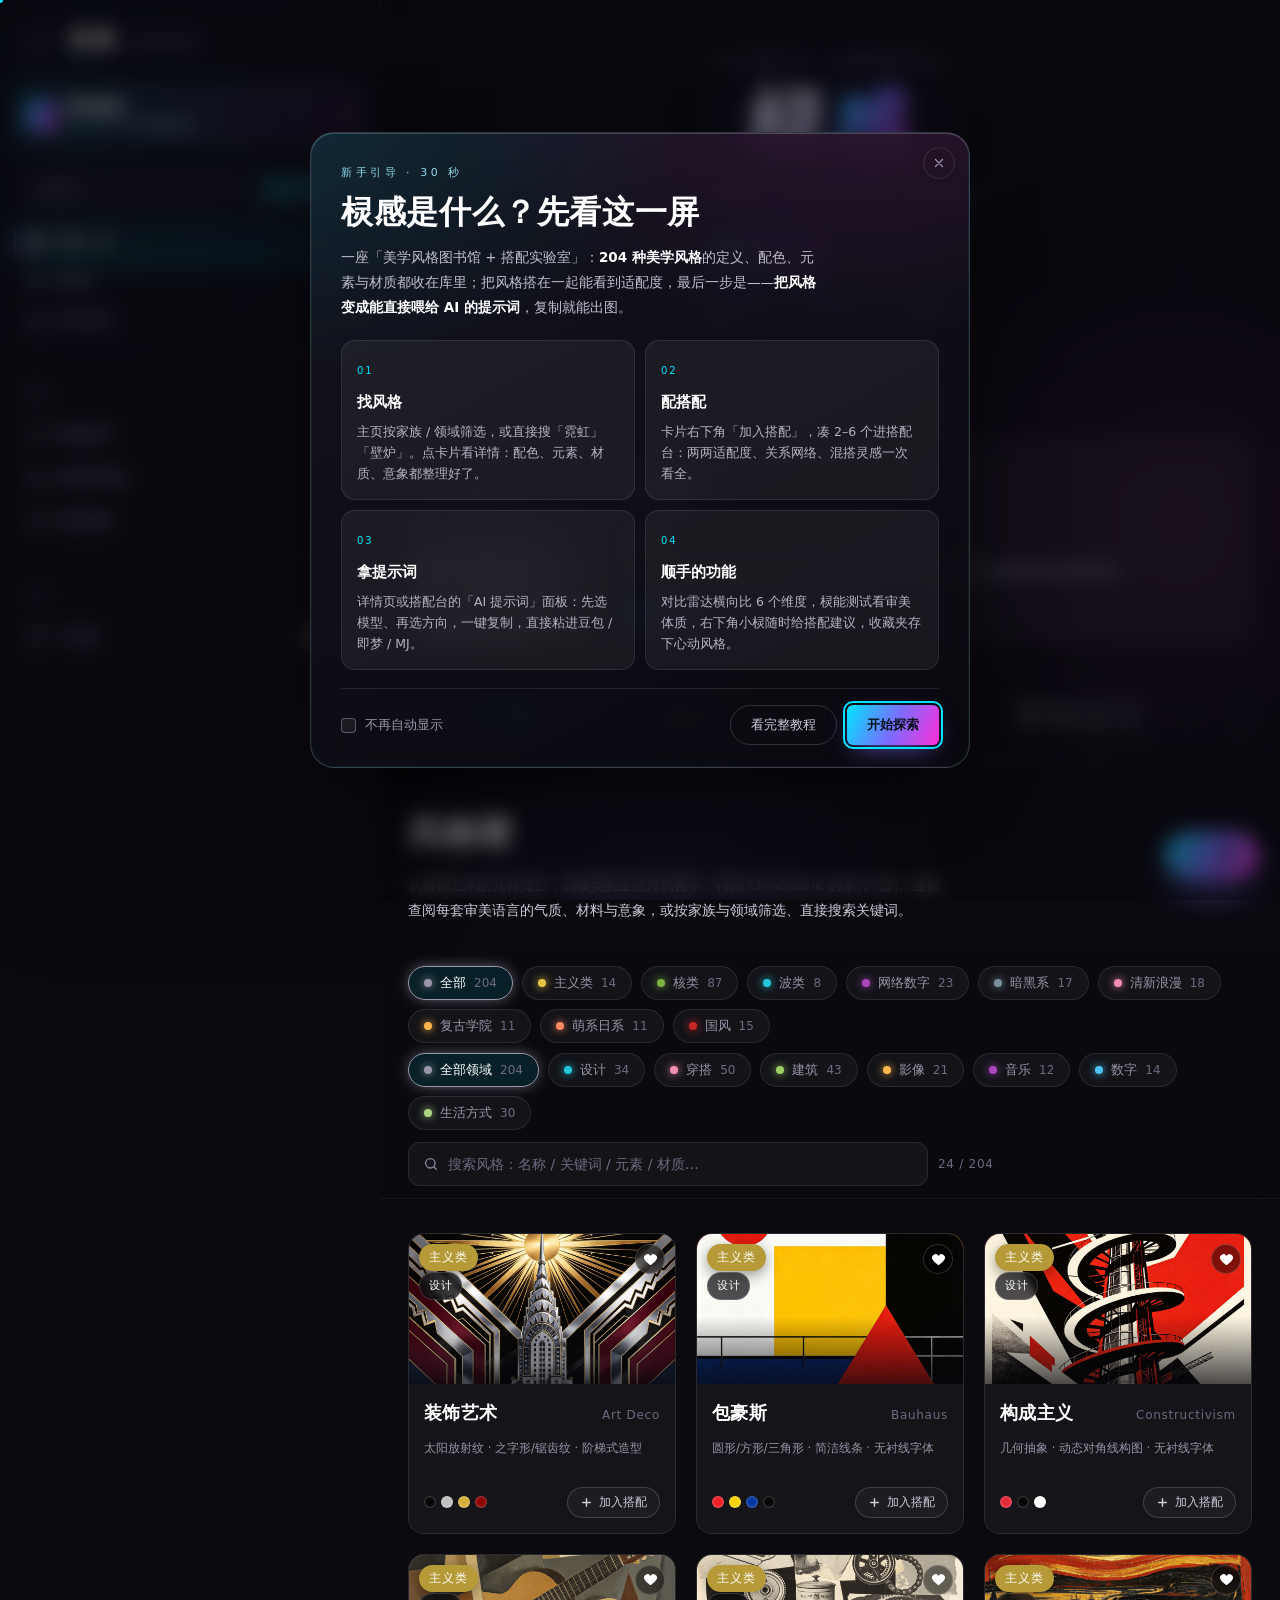
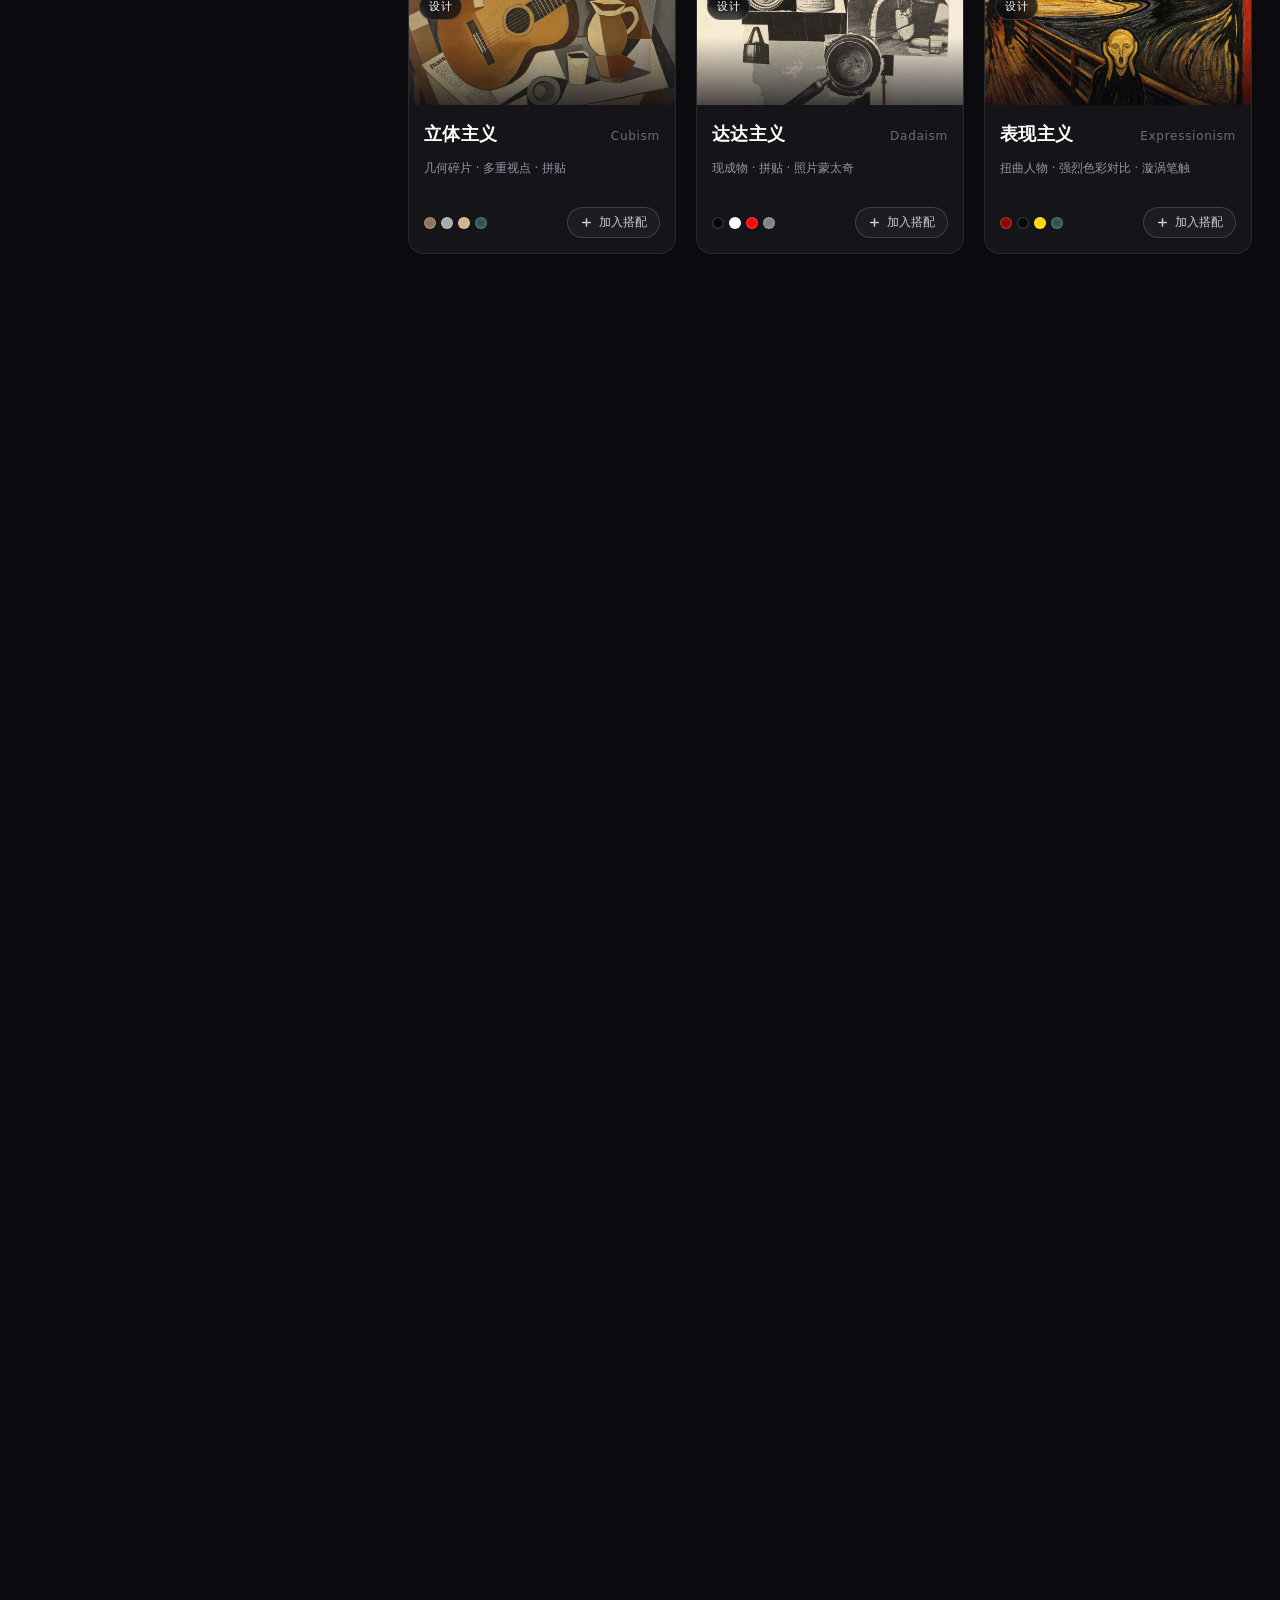
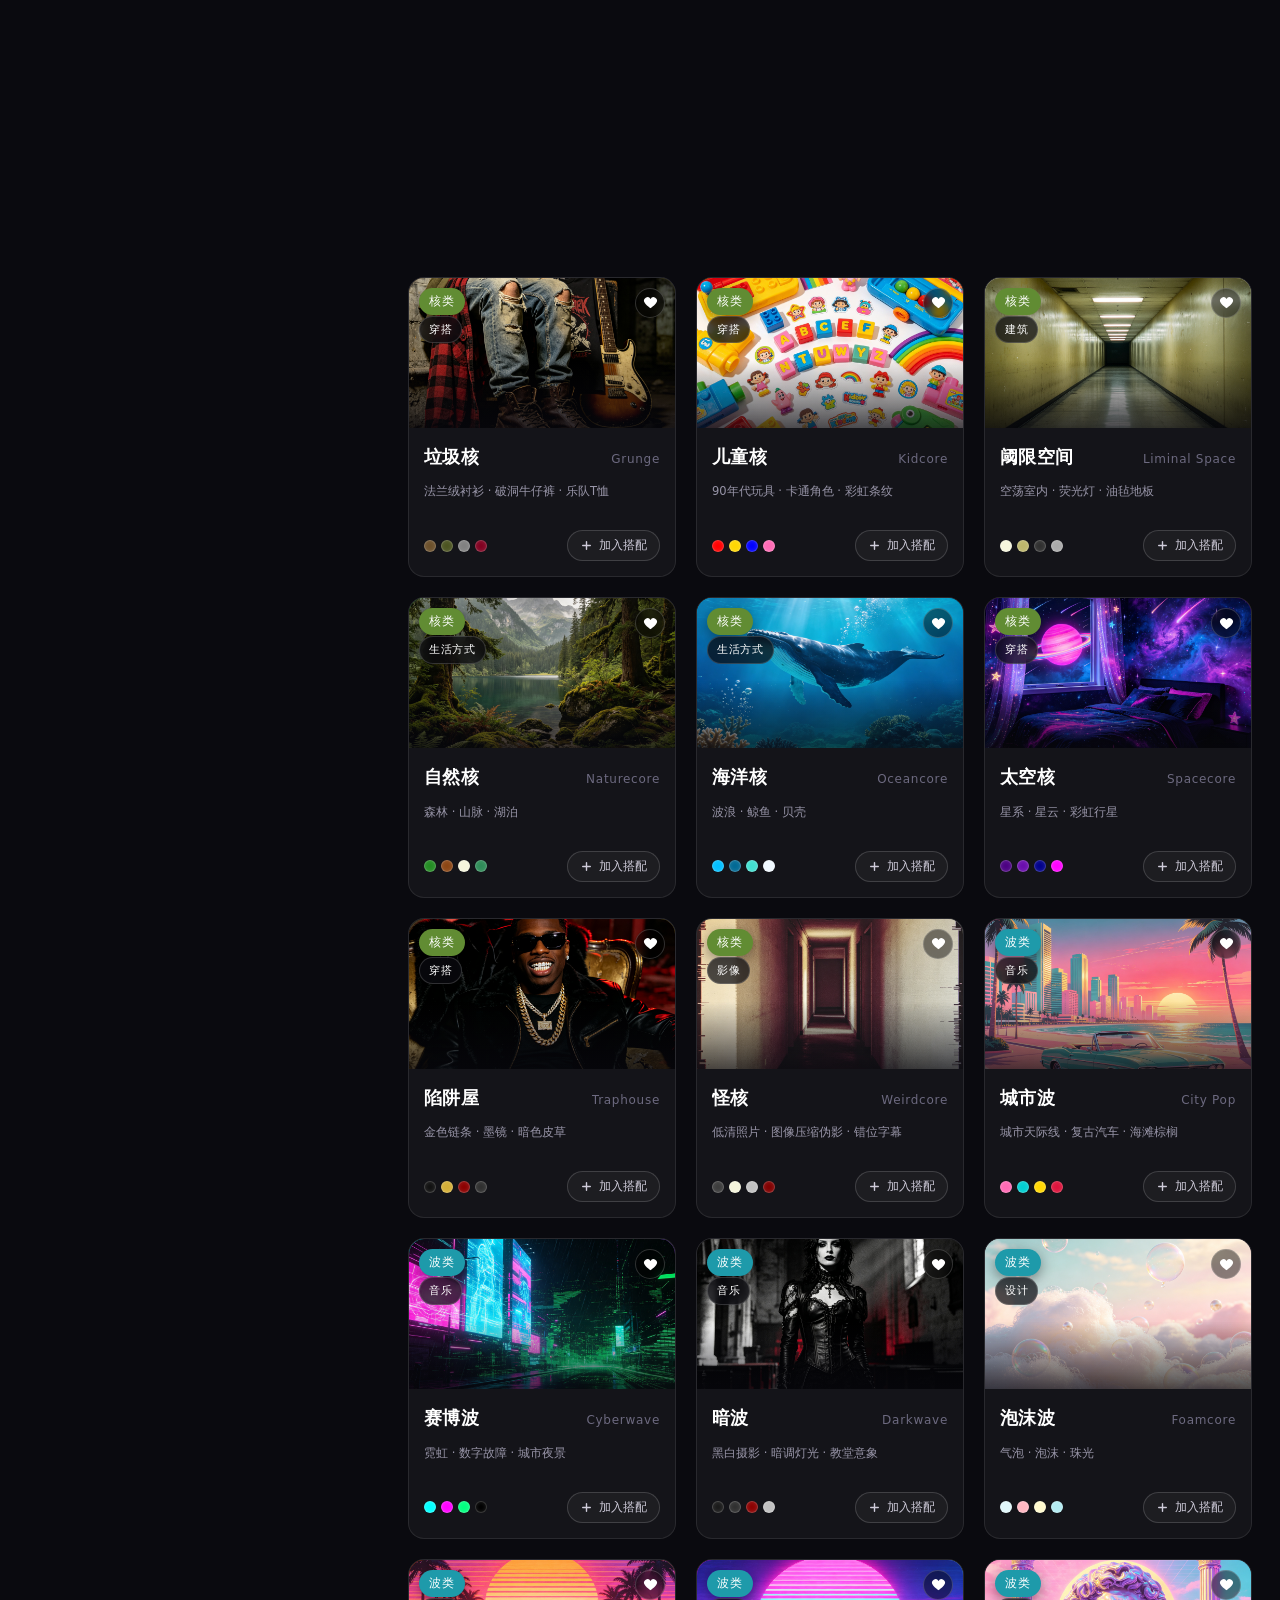
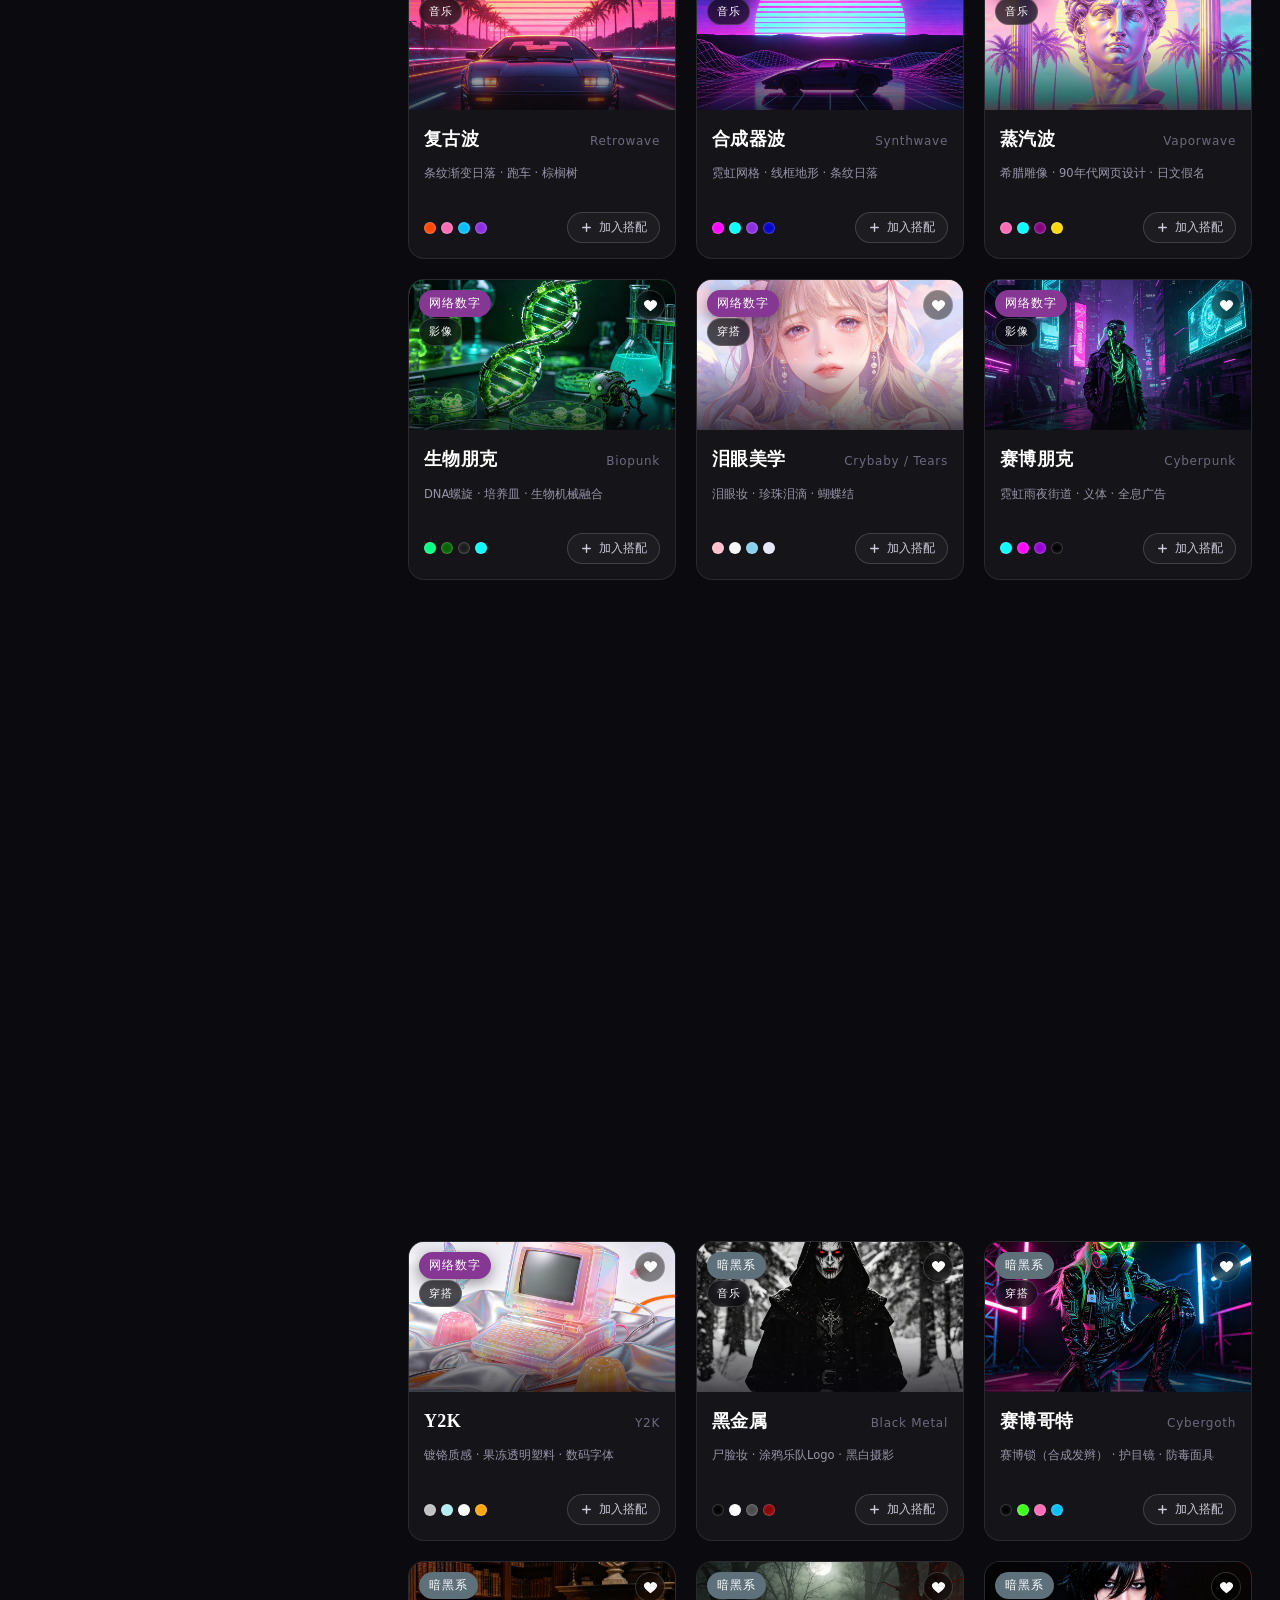
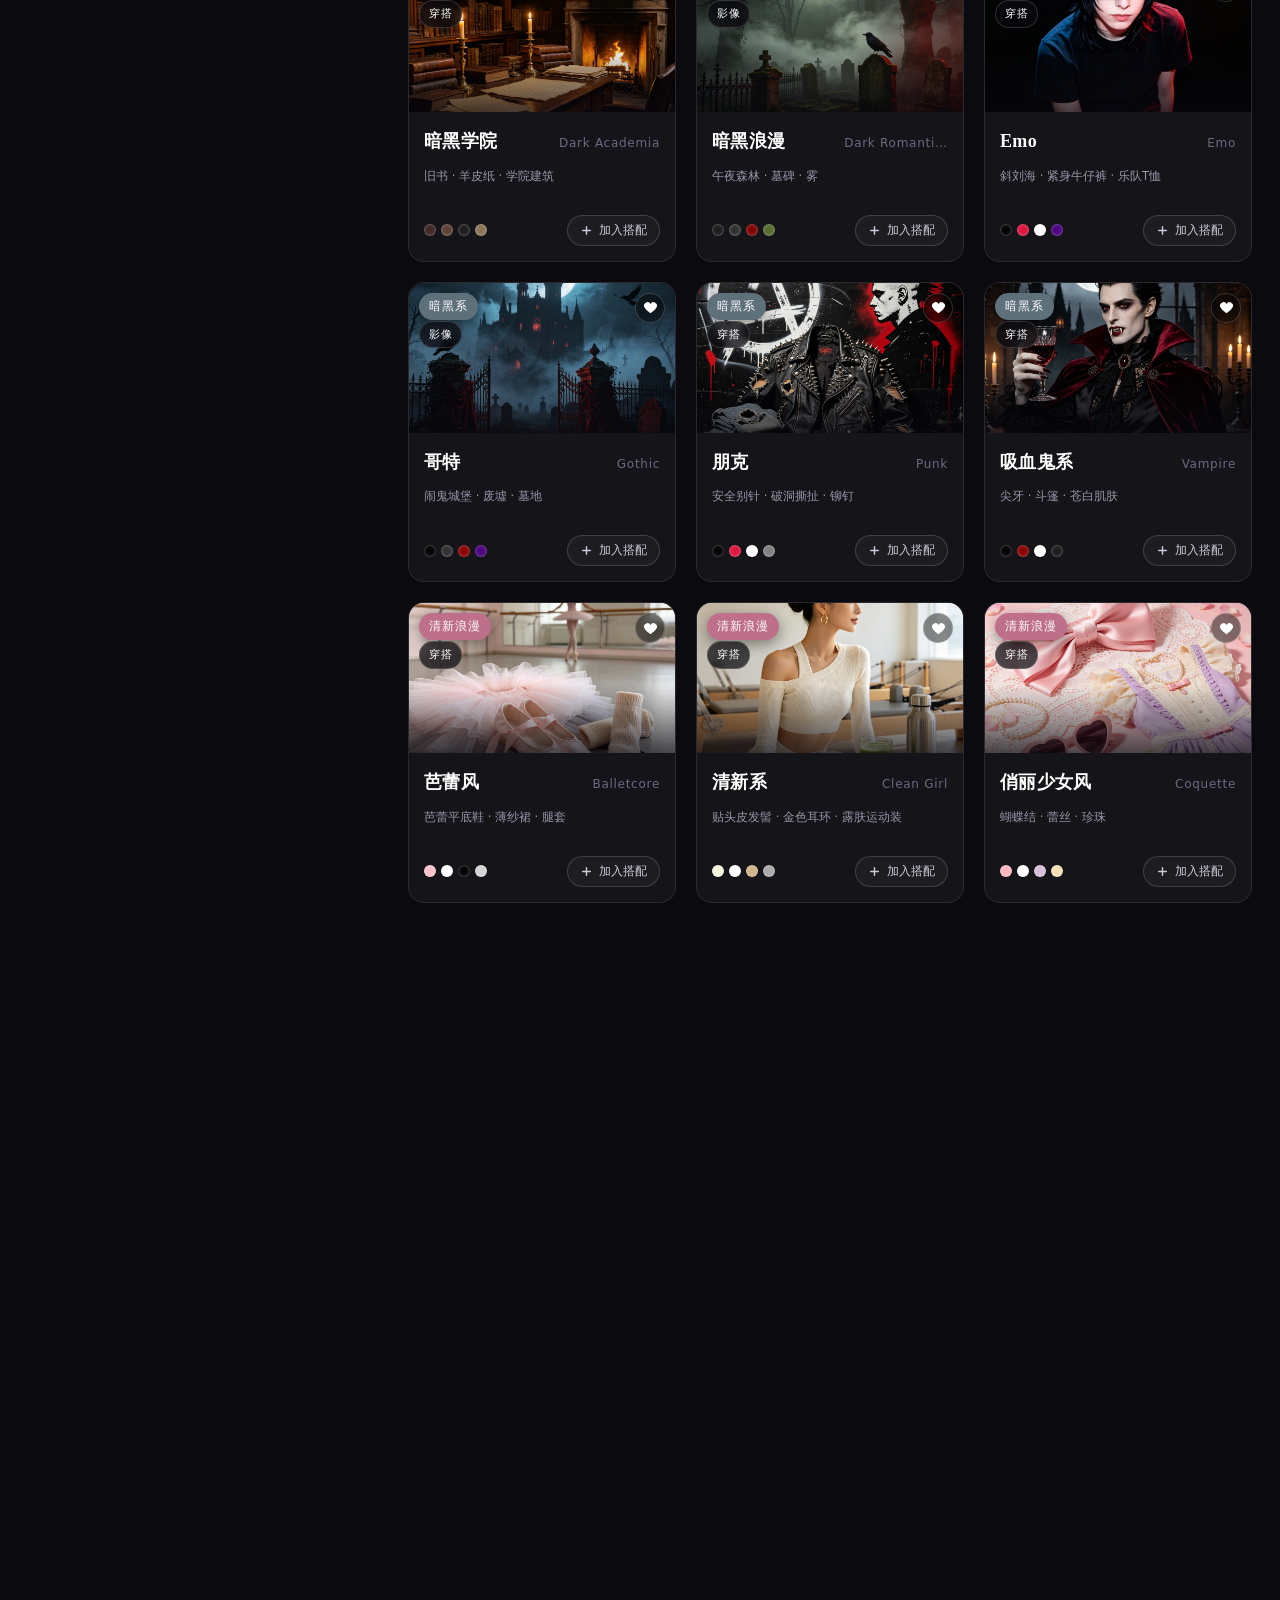
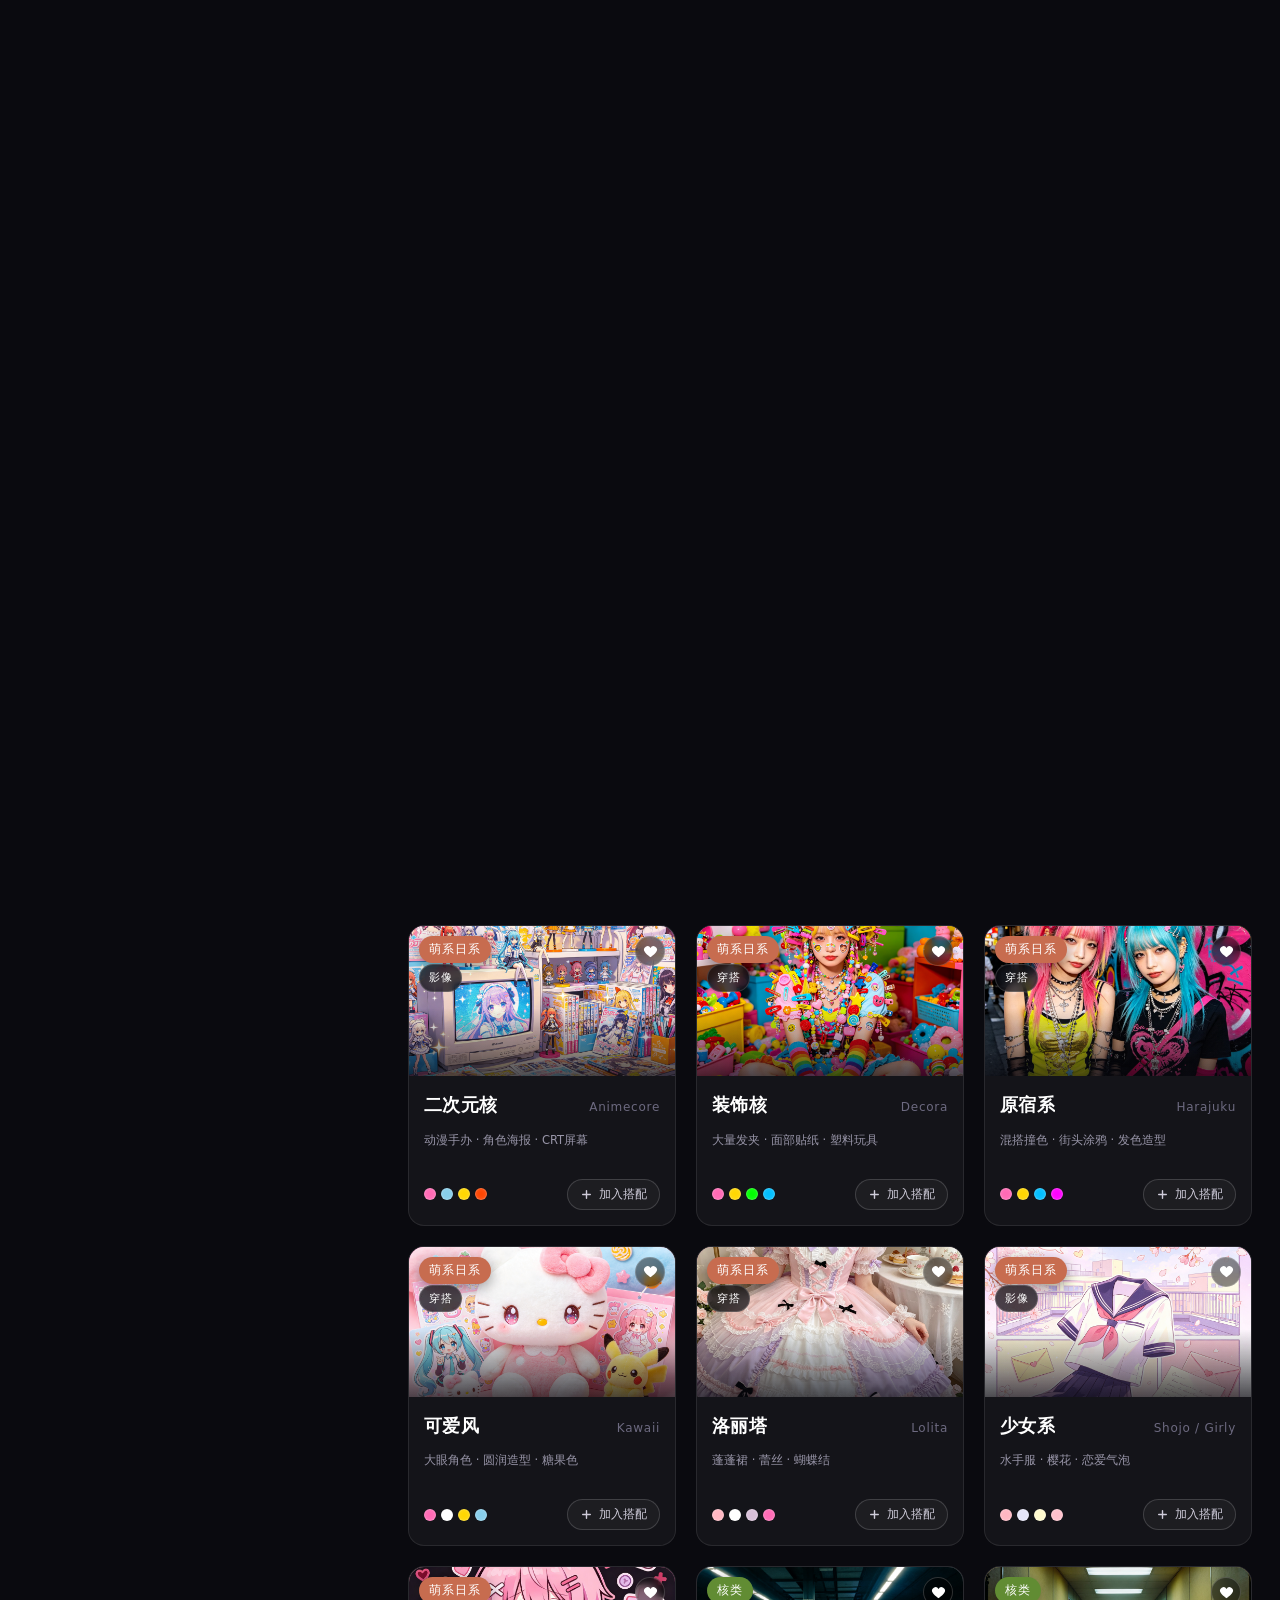
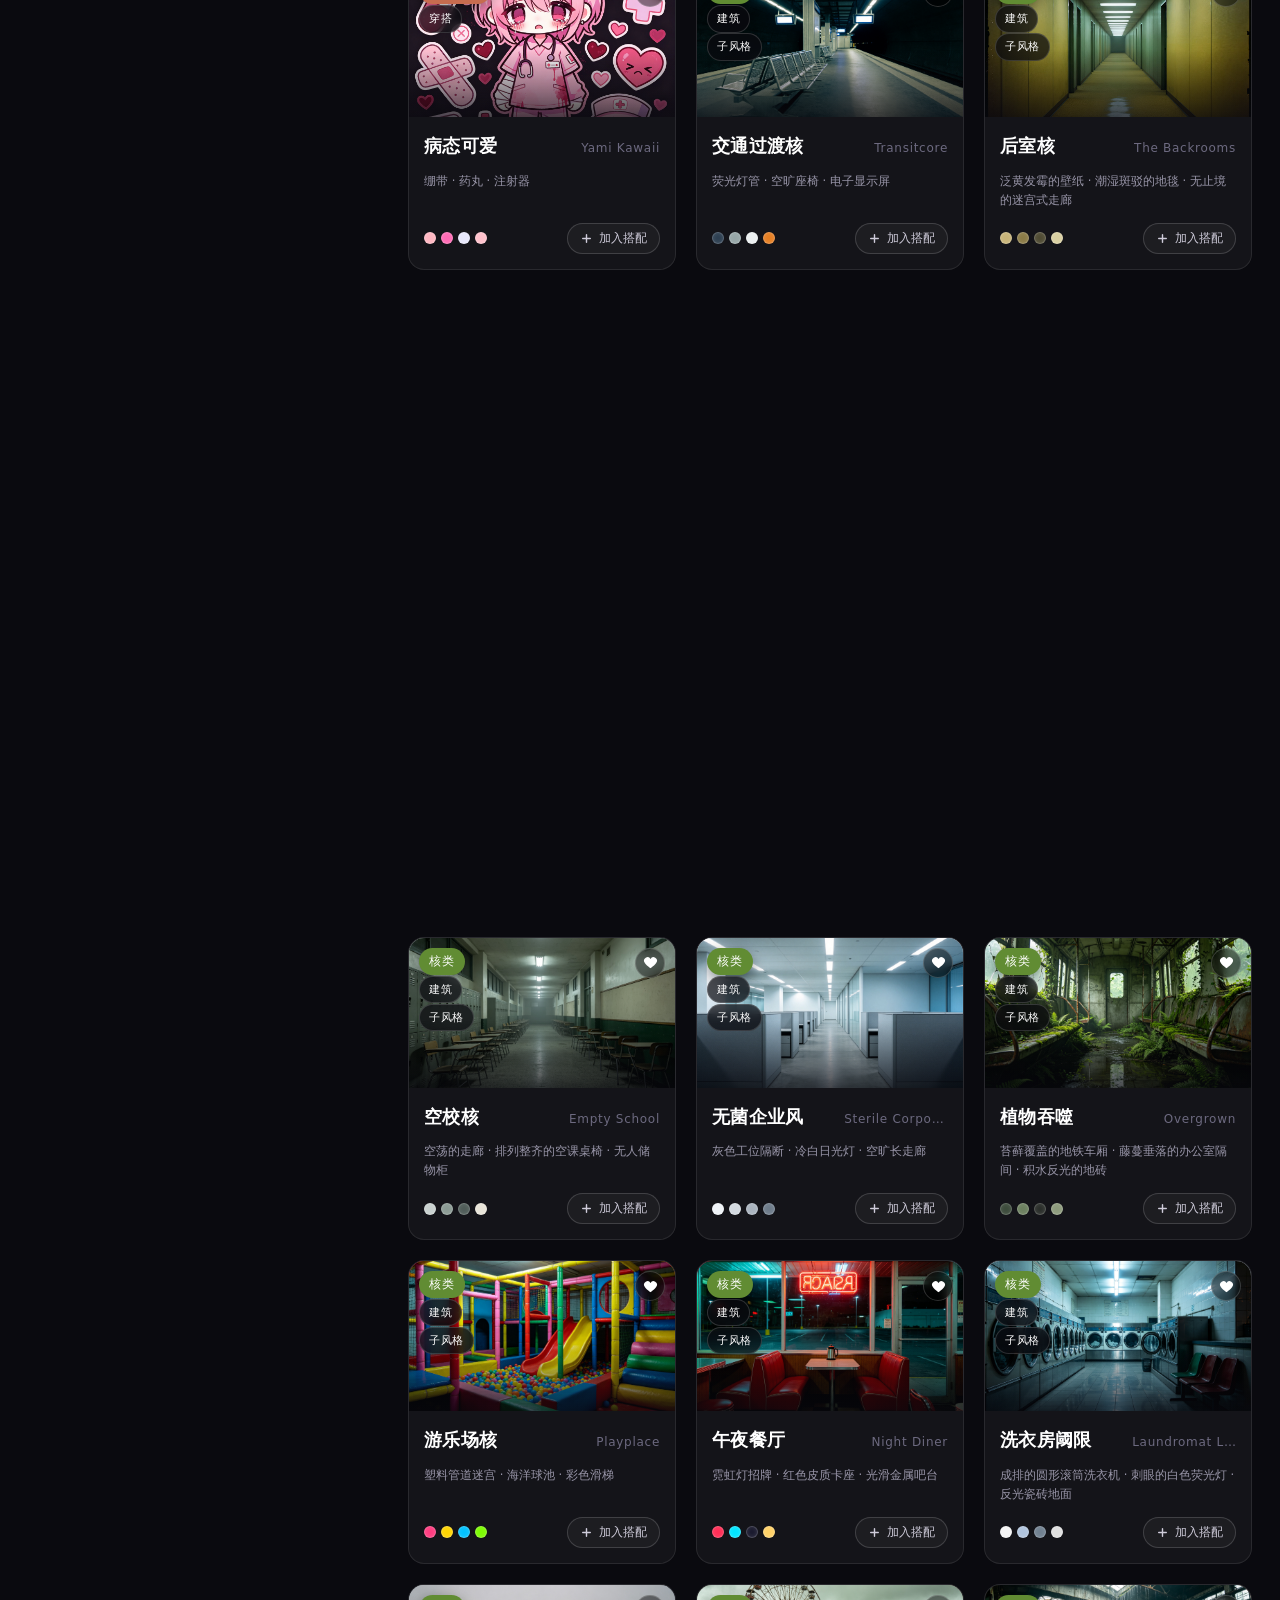
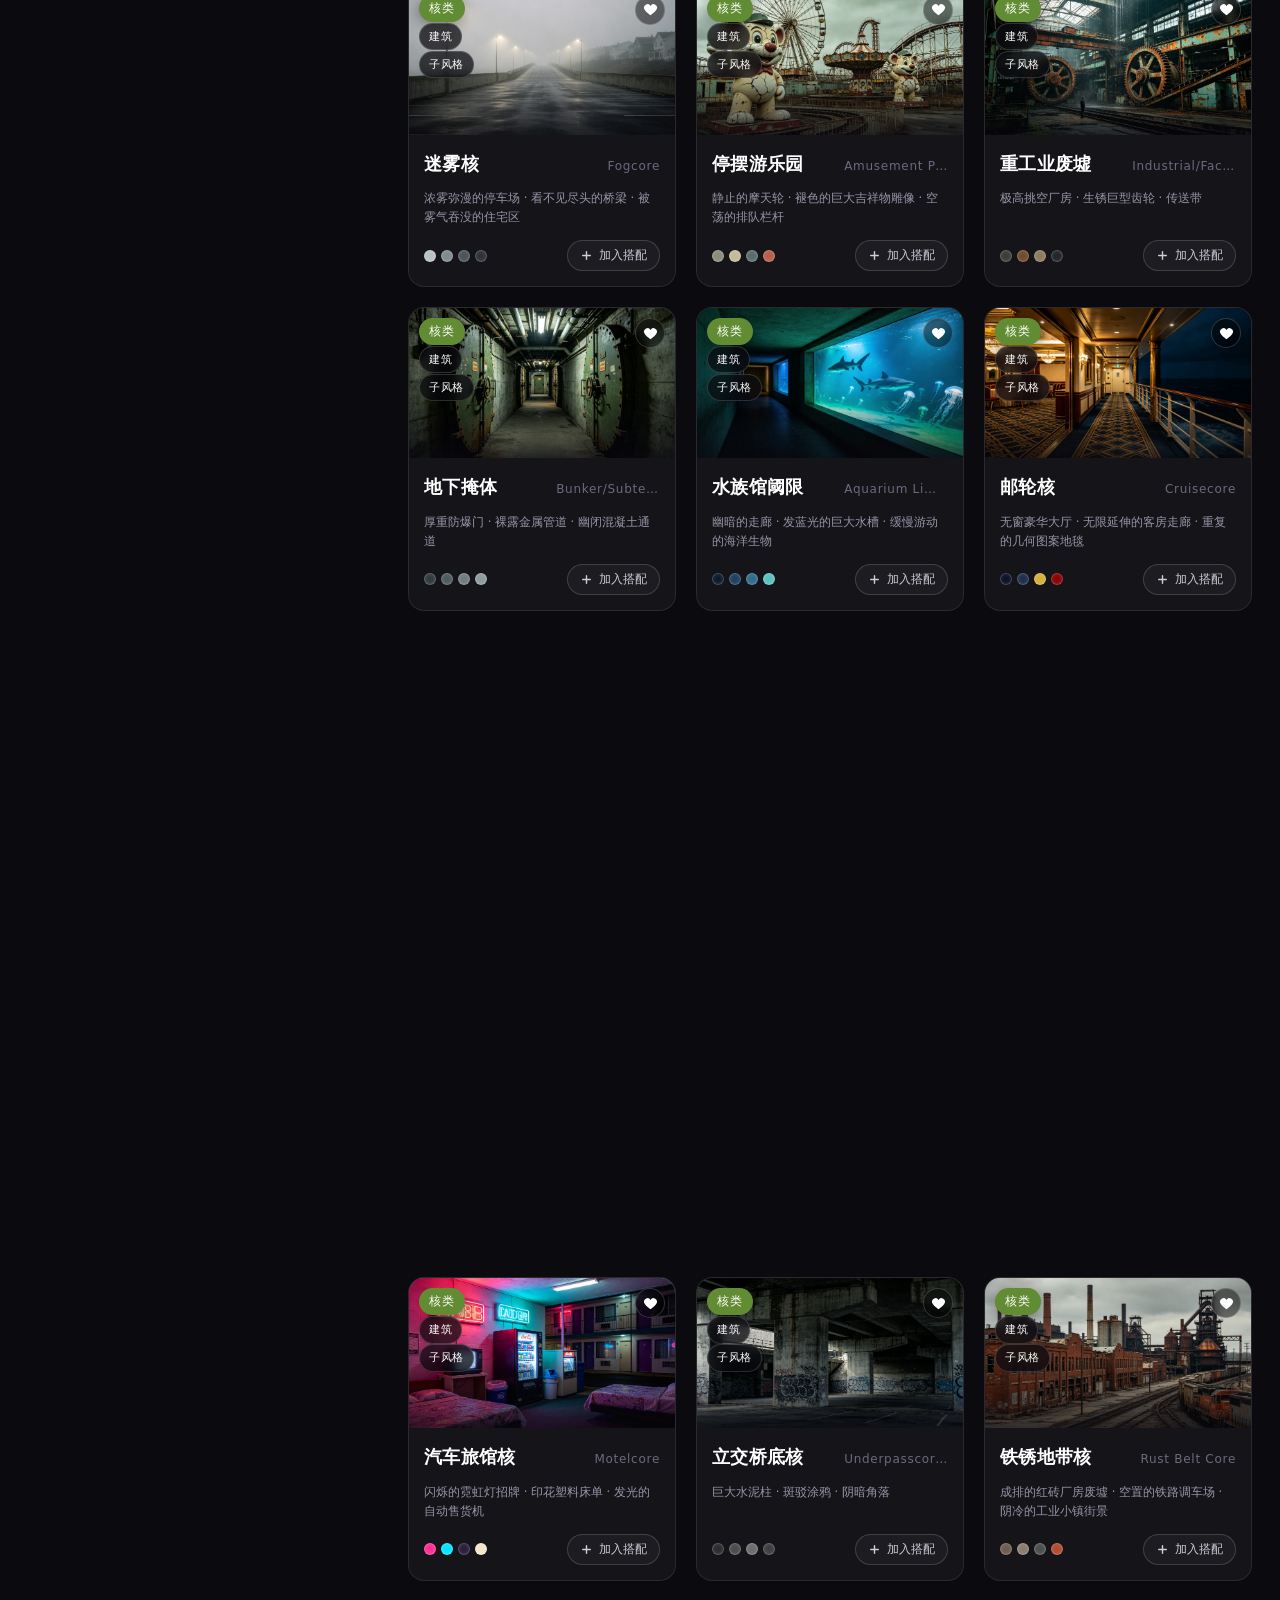
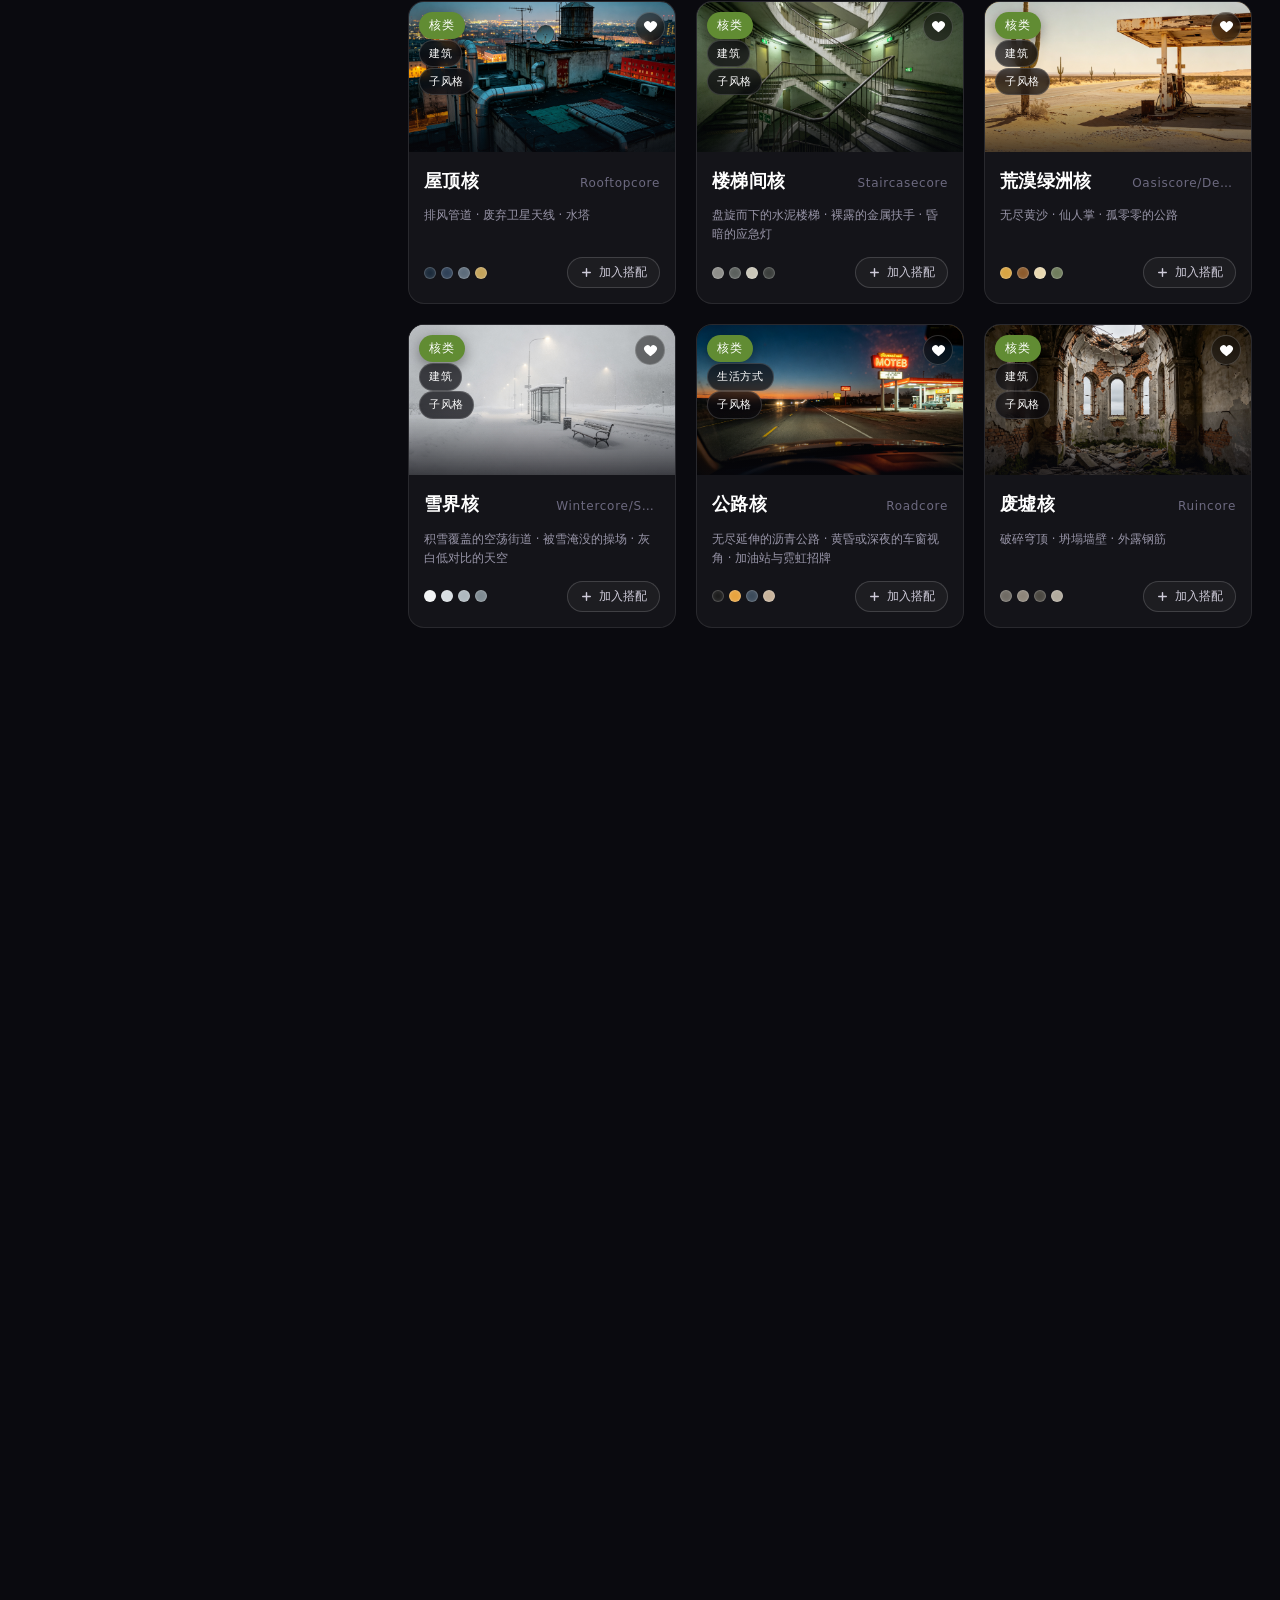
<file: index.html>
<!DOCTYPE html>
<html lang="zh-CN">
<head>
<meta charset="UTF-8">
<meta name="viewport" content="width=device-width, initial-scale=1.0">
<title>棂感 · 美学风格科普与搭配平台</title>
<meta name="description" content="棂感：204 种美学风格科普数据库与风格搭配实验室。探索主义、核类、波类、网络数字、暗黑系、清新浪漫、复古学院、萌系日系、国风九大风格家族，支持设计、穿搭、建筑等领域分类浏览；搭配台可按模型与用途生成可直接复制的 AI 生图提示词。">
<script>
/* 地址栏净化：外部粘贴带 #/ 的链接也能正常进入，分享出去的链接保持干净地址 */
(function(){
  try {
    var h = location.hash;
    if (h === '' || h === '#' || h === '#/' || h === '#/home') {
      if (h) history.replaceState(null, '', location.pathname + location.search);
    }
  } catch (e) {}
})();
</script>
<link rel="icon" href="favicon.svg?v=2" type="image/svg+xml">
<link rel="apple-touch-icon" href="favicon.svg?v=2">
<link rel="preconnect" href="https://miaoda.feishu.cn">
<link rel="stylesheet" href="https://miaoda.feishu.cn/fonts/css2?family=Noto+Sans+SC:wght@300;400;500;700;900&family=Noto+Serif+SC:wght@400;600;700;900&display=swap">
<script src="echarts.min.js"></script>
<link rel="stylesheet" href="advisor-chat.css">
<link rel="stylesheet" href="prompt-studio.css?v=1">
<style>
/* ============ 基础与变量 ============ */
:root{
  --bg:#0a0a0f;
  --bg-2:#12121a;
  --panel:rgba(255,255,255,.045);
  --panel-2:rgba(255,255,255,.075);
  --line:rgba(255,255,255,.09);
  --line-strong:rgba(255,255,255,.16);
  --text:#eae8f2;
  --muted:#9895a8;
  --faint:#6d6a80;
  --cyan:#00e5ff;
  --magenta:#ff2fd6;
  --grad:linear-gradient(115deg,#00e5ff 0%,#7b6bff 52%,#ff2fd6 100%);
  --serif:"Noto Serif SC","Source Han Serif SC","Songti SC","SimSun",serif;
  --sans:"Noto Sans SC","Source Han Sans SC","Microsoft YaHei","PingFang SC",system-ui,-apple-system,sans-serif;
  --radius:16px;
  --shadow:0 18px 50px rgba(0,0,0,.45);
  --side-w:380px;
  --side-mini:64px;
  --bp:1100px;
  --ease:cubic-bezier(.22,1,.36,1);
}
*{margin:0;padding:0;box-sizing:border-box}
html{scroll-behavior:smooth}
body{
  background:var(--bg);
  color:var(--text);
  font-family:var(--sans);
  font-weight:400;
  line-height:1.75;
  overflow-x:hidden;
  min-height:100vh;
}
::selection{background:rgba(0,229,255,.28);color:#fff}
img{display:block;max-width:100%}
a{color:inherit}
button{font-family:inherit;color:inherit;background:none;border:none;cursor:pointer}
:focus-visible{outline:2px solid var(--cyan);outline-offset:2px;border-radius:4px}

/* ============ 背景层 ============ */
.bg-layer{position:fixed;inset:0;z-index:0;pointer-events:none;overflow:hidden}
.blob{position:absolute;border-radius:50%;filter:blur(90px);opacity:.14;animation:breathe 14s ease-in-out infinite}
.blob-a{width:560px;height:560px;left:-180px;top:-140px;background:radial-gradient(circle,#00e5ff,transparent 65%)}
.blob-b{width:640px;height:640px;right:-220px;top:22%;background:radial-gradient(circle,#ff2fd6,transparent 65%);animation-delay:-4s}
.blob-c{width:520px;height:520px;left:32%;bottom:-260px;background:radial-gradient(circle,#7b6bff,transparent 65%);animation-delay:-8s}
@keyframes breathe{0%,100%{opacity:.10;transform:scale(1)}50%{opacity:.20;transform:scale(1.08)}}
#bg-canvas{position:absolute;inset:0;width:100%;height:100%}
.grain{position:fixed;inset:0;z-index:2;pointer-events:none;opacity:.045;mix-blend-mode:overlay;background-image:url("data:image/svg+xml,%3Csvg xmlns='http://www.w3.org/2000/svg' width='140' height='140'%3E%3Cfilter id='n'%3E%3CfeTurbulence type='fractalNoise' baseFrequency='0.9' numOctaves='2'/%3E%3C/filter%3E%3Crect width='140' height='140' filter='url(%23n)' opacity='1'/%3E%3C/svg%3E")}

/* ============ 主内容区（margin-left 平滑过渡） ============ */
.main{
  position:relative;z-index:1;
  margin-left:var(--side-w);
  transition:margin-left .38s var(--ease);
  min-width:0;
}
body.side-collapsed .main{margin-left:var(--side-mini)}
.main-inner{max-width:1280px;margin:0 auto;padding:0 28px;width:100%;box-sizing:border-box;min-width:0}
h1,h2,h3,.serif{font-family:var(--serif);font-weight:700;letter-spacing:.02em}
h2{font-size:clamp(22px,3vw,30px)}
h3{font-size:19px}
h4{font-size:13px;font-weight:700;color:var(--muted);letter-spacing:.14em;margin:0 0 10px}
p{color:#cfccda}

/* ============ 视图切换 ============ */
.view{display:none;min-height:100vh;flex-direction:column;min-width:0;width:100%}
.view.active{display:flex;animation:viewIn .38s var(--ease)}
@keyframes viewIn{from{opacity:0;transform:translateX(18px)}to{opacity:1;transform:none}}

/* ============ 左侧侧边栏（纯导航） ============ */
#sidebar{
  position:fixed;left:0;top:0;bottom:0;z-index:30;
  width:var(--side-w);
  background:rgba(13,13,21,.86);
  backdrop-filter:blur(22px);-webkit-backdrop-filter:blur(22px);
  border-right:1px solid rgba(255,255,255,.08);
  box-shadow:1px 0 0 rgba(0,229,255,.05),24px 0 70px rgba(0,0,0,.4);
  display:flex;flex-direction:column;
  transition:width .38s var(--ease),transform .38s var(--ease);
}
body.side-collapsed #sidebar{width:var(--side-mini)}
.side-scroll{flex:1;overflow-y:auto;overflow-x:hidden;padding:16px 14px 26px;display:flex;flex-direction:column;gap:5px}
.side-head{display:flex;align-items:center;gap:12px;padding:6px 6px 14px}
#side-toggle{
  width:38px;height:38px;border-radius:11px;flex:none;
  display:grid;place-items:center;color:var(--muted);
  border:1px solid var(--line);transition:all .22s;
}
#side-toggle:hover{color:#fff;border-color:var(--cyan);box-shadow:0 0 14px -4px rgba(0,229,255,.6)}
#side-toggle svg{width:18px;height:18px;stroke:currentColor;fill:none;stroke-width:2;stroke-linecap:round;stroke-linejoin:round;transition:transform .3s}
body.side-collapsed #side-toggle svg{transform:rotate(180deg)}
.side-brand{font-family:var(--serif);font-size:20px;font-weight:900;letter-spacing:.16em;color:#fff;display:flex;align-items:baseline;gap:8px;white-space:nowrap}
.side-brand small{font-family:var(--sans);font-size:10px;letter-spacing:.32em;color:var(--faint)}
body.side-collapsed .side-brand{display:none}

.rail-item{
  position:relative;display:flex;align-items:center;gap:11px;
  width:100%;padding:10px 13px;border-radius:12px;
  font-size:13.5px;color:var(--muted);text-align:left;
  transition:color .2s,background .2s;
}
.rail-item::before{content:"";position:absolute;left:0;top:8px;bottom:8px;width:3px;border-radius:3px;background:var(--grad);opacity:0;transition:opacity .25s}
.rail-item:hover{color:#fff;background:var(--panel-2)}
.rail-item.active{color:#fff;background:rgba(0,229,255,.08)}
.rail-item.active::before{opacity:1}
.rail-item svg{width:18px;height:18px;flex:none;stroke:currentColor;fill:none;stroke-width:1.8;stroke-linecap:round;stroke-linejoin:round}
.rail-item .rb{flex:1;white-space:nowrap;overflow:hidden;text-overflow:ellipsis}
.side-count{
  flex:none;min-width:22px;height:20px;padding:0 6px;border-radius:99px;
  background:rgba(0,229,255,.16);color:var(--cyan);
  display:grid;place-items:center;font-size:11px;font-weight:700;font-variant-numeric:tabular-nums;
}
body.side-collapsed .rail-item{justify-content:center;padding:10px;width:40px;margin:0 auto}
body.side-collapsed .rail-item .rb{display:none}
body.side-collapsed .rail-item .side-count{position:absolute;top:3px;right:2px;min-width:15px;height:15px;font-size:9px;padding:0 4px}
.rail-divider{height:1px;background:var(--line);margin:10px 10px}
body.side-collapsed .rail-divider{display:none}
.side-sec-head{font-size:11px;letter-spacing:.22em;color:var(--faint);padding:15px 10px 6px}
body.side-collapsed .side-sec-head{display:none}
.side-badge{flex:none;padding:2px 8px;border-radius:99px;background:rgba(255,212,121,.1);color:#ffd479;border:1px solid rgba(255,212,121,.3);font-size:10.5px;letter-spacing:.08em;white-space:nowrap;line-height:1.5}
body.side-collapsed .rail-item .side-badge{position:absolute;top:4px;right:4px;width:8px;height:8px;min-width:0;padding:0;font-size:0;border:none;border-radius:99px;background:#ffd479;box-shadow:0 0 8px rgba(255,212,121,.8)}

/* 抽屉遮罩 + 移动端顶栏 + FAB */
#side-scrim{position:fixed;inset:0;z-index:28;background:rgba(5,5,10,.62);backdrop-filter:blur(4px);-webkit-backdrop-filter:blur(4px);opacity:0;visibility:hidden;transition:opacity .35s}
body.drawer-open #side-scrim{opacity:1;visibility:visible}
.mobilebar{display:none;position:fixed;top:0;left:0;right:0;height:56px;z-index:27;align-items:center;gap:12px;padding:0 16px;background:rgba(10,10,15,.88);backdrop-filter:blur(16px);border-bottom:1px solid rgba(255,255,255,.06)}
.mobilebar button{width:38px;height:38px;border-radius:10px;display:grid;place-items:center;border:1px solid var(--line);color:var(--muted)}
.mobilebar button svg{width:18px;height:18px;stroke:currentColor;fill:none;stroke-width:2;stroke-linecap:round;stroke-linejoin:round}
.mobilebar .mb-brand{font-family:var(--serif);font-weight:900;font-size:17px;letter-spacing:.16em;color:#fff}
.fab{
  position:fixed;right:18px;bottom:18px;z-index:26;
  display:none;align-items:center;gap:8px;
  padding:12px 18px;border-radius:999px;
  background:var(--grad);color:#06121a;font-size:13.5px;font-weight:700;
  box-shadow:0 10px 28px -8px rgba(123,107,255,.9);
  transition:transform .22s,filter .22s;
}
.fab.show{display:flex}
.fab:hover{transform:translateY(-2px);filter:brightness(1.08)}
.fab b{font-variant-numeric:tabular-nums}

/* ============ Hero ============ */
.hero{position:relative;padding:76px 0 26px;text-align:center}
.hero-eyebrow{display:inline-flex;align-items:center;gap:10px;font-size:12px;letter-spacing:.34em;color:var(--faint);margin-bottom:26px}
.hero-eyebrow::before,.hero-eyebrow::after{content:"";width:34px;height:1px;background:linear-gradient(90deg,transparent,var(--line-strong))}
.hero-eyebrow::after{background:linear-gradient(90deg,var(--line-strong),transparent)}
.hero-title{
  font-size:clamp(58px,7vw,118px);
  font-weight:900;line-height:1.05;letter-spacing:.06em;color:#fff;
  background:linear-gradient(180deg,#fff 8%,#c9c6dd 58%,#7d7a93 100%);
  -webkit-background-clip:text;background-clip:text;-webkit-text-fill-color:transparent;
  text-shadow:0 0 80px rgba(123,107,255,.35);
}
.hero-ch{
  display:inline-block;opacity:0;transform:translateY(26px);
  animation:chIn .7s var(--ease) forwards;
  background:linear-gradient(180deg,#fff 8%,#c9c6dd 58%,#7d7a93 100%);
  -webkit-background-clip:text;background-clip:text;-webkit-text-fill-color:transparent;
}
.hero-ch.glow{background:var(--grad);-webkit-background-clip:text;background-clip:text;-webkit-text-fill-color:transparent}
.hero-ch:hover{transform:translateY(-4px) rotate(-2deg)}
@keyframes chIn{to{opacity:1;transform:none}}
.hero-sub{margin-top:18px;font-size:clamp(15px,1.8vw,18px);color:#c3c0d2;letter-spacing:.28em}
.hero-stats{display:flex;justify-content:center;gap:clamp(18px,5vw,60px);margin-top:40px}
.hero-stat b{display:block;font-family:var(--serif);font-size:clamp(26px,3.4vw,36px);font-weight:900;line-height:1.2;background:var(--grad);-webkit-background-clip:text;background-clip:text;-webkit-text-fill-color:transparent}
.hero-stat span{font-size:12px;color:var(--faint);letter-spacing:.2em}

/* ============ 每日风格 / 漂流瓶 ============ */
.daily{
  margin:34px auto 0;max-width:920px;
  background:var(--panel);border:1px solid var(--line);border-radius:20px;
  backdrop-filter:blur(14px);-webkit-backdrop-filter:blur(14px);
  overflow:hidden;display:grid;grid-template-columns:minmax(0,38%) 1fr;
  box-shadow:0 20px 60px -20px rgba(0,0,0,.6);
}
.daily-img{position:relative;min-height:280px;background:linear-gradient(135deg,#1a1a26,#0d0d16)}
.daily-img img{width:100%;height:100%;object-fit:cover;position:absolute;inset:0}
.daily-img::after{content:"";position:absolute;inset:0;background:linear-gradient(90deg,transparent 60%,var(--bg-2))}
.daily-info{padding:26px 28px;display:flex;flex-direction:column;gap:10px;justify-content:center}
.daily-tag{display:inline-flex;align-items:center;gap:8px;font-size:11px;letter-spacing:.24em;color:var(--faint)}
.daily-tag .dot{width:7px;height:7px;border-radius:50%;background:var(--cyan);box-shadow:0 0 8px var(--cyan);animation:pulse 2s ease-in-out infinite}
@keyframes pulse{0%,100%{opacity:.5}50%{opacity:1}}
.daily-name{font-family:var(--serif);font-size:clamp(24px,3vw,32px);font-weight:900;color:#fff;line-height:1.2}
.daily-en{font-size:13px;color:var(--faint);letter-spacing:.12em;margin-top:-4px}
.daily-fam{display:inline-block;font-size:11.5px;color:#fff;padding:3px 11px;border-radius:999px;background:color-mix(in srgb,var(--fc,#999) 78%,#000);width:fit-content}
.daily-desc{font-size:13.5px;color:#c6c3d4;line-height:1.85}
.daily-actions{display:flex;gap:10px;margin-top:12px;flex-wrap:wrap}
.daily.flipping .daily-img img{animation:flip .18s linear infinite}
@keyframes flip{0%{opacity:.2}50%{opacity:.9}100%{opacity:.3}}

/* ============ 跑马灯 ============ */
.marquee{
  margin:46px 0 6px;padding:18px 0;
  border-top:1px solid var(--line);border-bottom:1px solid var(--line);
  overflow:hidden;white-space:nowrap;
  -webkit-mask-image:linear-gradient(90deg,transparent,#000 12%,#000 88%,transparent);
  mask-image:linear-gradient(90deg,transparent,#000 12%,#000 88%,transparent);
}
.marquee-track{display:inline-flex;gap:42px;animation:marq 38s linear infinite;padding-right:42px}
.marquee:hover .marquee-track{animation-play-state:paused}
.marquee-track span{font-family:var(--serif);font-size:clamp(20px,2.6vw,30px);font-weight:900;color:transparent;-webkit-text-stroke:1px rgba(234,232,242,.32);letter-spacing:.08em}
.marquee-track span.hl{color:var(--cyan);-webkit-text-stroke:0}
@keyframes marq{to{transform:translateX(-50%)}}

/* ============ 筛选栏 ============ */
.filterbar{position:sticky;top:0;z-index:6;padding:14px 0 12px;background:rgba(10,10,15,.82);backdrop-filter:blur(18px);-webkit-backdrop-filter:blur(18px);border-bottom:1px solid rgba(255,255,255,.05);margin:24px -28px 0;padding-left:28px;padding-right:28px}
.fam-row{display:flex;flex-wrap:wrap;gap:9px;align-items:center}
.chip{
  display:inline-flex;align-items:center;gap:8px;
  padding:7px 15px;border-radius:999px;
  font-size:13px;color:var(--muted);
  background:var(--panel);border:1px solid var(--line);
  transition:color .22s,border-color .22s,background .22s,transform .22s;user-select:none;
}
.chip:hover{color:#fff;border-color:var(--line-strong);transform:translateY(-1px)}
.chip .dot{width:8px;height:8px;border-radius:50%;background:var(--fc,#999);box-shadow:0 0 8px var(--fc,#999)}
.chip .cnt{font-size:12px;color:var(--faint);font-variant-numeric:tabular-nums}
.chip.on{color:#fff;background:rgba(0,229,255,.10);border-color:var(--fc,#00e5ff);box-shadow:0 0 16px -4px var(--fc,#00e5ff)}
.search-row{margin-top:12px;display:flex;align-items:center;gap:10px}
.search-box{flex:1;max-width:520px;display:flex;align-items:center;gap:9px;background:var(--panel);border:1px solid var(--line);border-radius:12px;padding:9px 14px;transition:border-color .25s,box-shadow .25s}
.search-box:focus-within{border-color:rgba(0,229,255,.5);box-shadow:0 0 0 3px rgba(0,229,255,.12)}
.search-box svg{flex:none;width:16px;height:16px;stroke:#8b88a0}
.search-box input{flex:1;background:none;border:none;outline:none;color:var(--text);font:inherit;font-size:14px;min-width:0}
.search-box input::placeholder{color:var(--faint)}
.result-count{font-size:12px;color:var(--faint);letter-spacing:.06em;white-space:nowrap}
.clear-btn{display:none;font-size:12px;color:var(--muted);padding:6px 12px;border:1px solid var(--line);border-radius:999px}
.clear-btn.show{display:inline-block}
.clear-btn:hover{color:#fff;border-color:var(--line-strong)}

/* ============ 卡片网格 ============ */
.grid{display:grid;grid-template-columns:repeat(auto-fill,minmax(230px,1fr));gap:20px;padding:34px 0 20px;width:100%;min-width:0}
.card{
  position:relative;display:flex;flex-direction:column;
  background:var(--panel);border:1px solid var(--line);border-radius:var(--radius);
  backdrop-filter:blur(14px);-webkit-backdrop-filter:blur(14px);
  overflow:hidden;cursor:pointer;text-align:left;
  transition:transform .3s ease,border-color .3s ease,box-shadow .3s ease;
  opacity:0;transform:translateY(18px);
}
.card.in{opacity:1;transform:none;transition:opacity .6s var(--ease),transform .6s var(--ease),border-color .3s ease,box-shadow .3s ease}
.card:hover{transform:translateY(-6px);border-color:rgba(0,229,255,.4);box-shadow:var(--shadow),0 0 26px -6px rgba(0,229,255,.35)}
.card.hidden{display:none}
.card .thumb{position:relative;height:150px;overflow:hidden;flex:none}
.card .thumb::after{content:"";position:absolute;inset:0;background:linear-gradient(180deg,transparent 55%,rgba(8,8,14,.72));pointer-events:none}
.card .thumb img{width:100%;height:100%;object-fit:cover;transition:transform .5s var(--ease)}
.card:hover .thumb img{transform:scale(1.06)}
.card .fam-badge{position:absolute;top:10px;left:10px;z-index:2;font-size:12px;letter-spacing:.08em;color:#fff;padding:3px 10px;border-radius:999px;background:color-mix(in srgb,var(--fc,#999) 78%,#000);box-shadow:0 4px 14px rgba(0,0,0,.4);backdrop-filter:blur(4px)}
.card-body{padding:14px 15px 15px;display:flex;flex-direction:column;gap:9px;flex:1}
.card-name{display:flex;align-items:baseline;justify-content:space-between;gap:8px}
.card-name h3{font-size:18px;color:#fff;white-space:nowrap;overflow:hidden;text-overflow:ellipsis}
.card-name .en{font-size:12px;color:var(--faint);letter-spacing:.06em;white-space:nowrap;overflow:hidden;text-overflow:ellipsis;max-width:44%}
.card-elements{font-size:11.5px;color:var(--muted);line-height:1.6;min-height:35px;display:-webkit-box;-webkit-line-clamp:2;-webkit-box-orient:vertical;overflow:hidden}
.card-foot{display:flex;align-items:center;justify-content:space-between;margin-top:auto;padding-top:4px}
.dots{display:flex;gap:5px;align-items:center}
.dots i{width:12px;height:12px;border-radius:50%;border:1px solid rgba(255,255,255,.22);box-shadow:inset 0 0 4px rgba(255,255,255,.12)}
.add-btn{
  display:inline-flex;align-items:center;gap:6px;
  font-size:12px;color:#cfccda;padding:6px 12px;border-radius:999px;
  border:1px solid var(--line-strong);background:rgba(255,255,255,.04);
  transition:all .22s ease;white-space:nowrap;
}
.add-btn:hover{color:#fff;border-color:var(--cyan);box-shadow:0 0 14px -3px rgba(0,229,255,.7)}
.add-btn.on{color:#06121a;background:linear-gradient(115deg,#00e5ff,#7b6bff);border-color:transparent;font-weight:700}
.add-btn svg{width:12px;height:12px;stroke:currentColor;fill:none;stroke-width:2.4;stroke-linecap:round}
.empty{display:none;padding:70px 20px;text-align:center;color:var(--muted)}
.empty.show{display:block}
.empty b{font-family:var(--serif);font-size:20px;color:#cfccda;display:block;margin-bottom:8px}

/* ============ 搭配台视图 ============ */
.view-head{padding:60px 0 8px}
.view-head h2{font-size:clamp(28px,4vw,40px);color:#fff}
.view-head p{font-size:13.5px;color:var(--muted);margin-top:8px;max-width:620px}
.panel{
  background:var(--panel);border:1px solid var(--line);border-radius:18px;
  padding:22px;margin-top:22px;backdrop-filter:blur(14px);-webkit-backdrop-filter:blur(14px);
}
.panel > .ph{font-size:12px;letter-spacing:.2em;color:var(--faint);margin-bottom:14px}
.match-grid{display:grid;grid-template-columns:1fr 1fr;gap:22px;margin-top:22px;align-items:start}
@media(max-width:900px){.match-grid{grid-template-columns:1fr}}
.sel-list{display:flex;flex-direction:column;gap:9px}
.sel-item{display:flex;align-items:center;gap:12px;background:rgba(0,0,0,.28);border:1px solid var(--line);border-radius:13px;padding:9px 12px}
.sel-item .mini{width:44px;height:44px;border-radius:10px;overflow:hidden;flex:none}
.sel-item .mini img{width:100%;height:100%;object-fit:cover}
.sel-item .nm{flex:1;min-width:0}
.sel-item .nm b{display:block;font-family:var(--serif);font-size:15px;color:#fff}
.sel-item .nm span{font-size:11px;color:var(--faint)}
.sel-item .rm{flex:none;width:28px;height:28px;border-radius:50%;border:1px solid var(--line-strong);color:var(--muted);display:grid;place-items:center;font-size:14px;transition:all .2s}
.sel-item .rm:hover{color:#fff;border-color:var(--magenta);background:rgba(255,47,214,.12)}
.report-hero{display:flex;align-items:center;gap:20px;flex-wrap:wrap}
.report-num{font-family:var(--serif);font-size:56px;font-weight:900;line-height:1;background:var(--grad);-webkit-background-clip:text;background-clip:text;-webkit-text-fill-color:transparent;font-variant-numeric:tabular-nums}
.report-num small{font-size:15px;font-family:var(--sans);-webkit-text-fill-color:var(--faint);font-weight:400}
.report-keys{flex:1;min-width:220px;display:flex;flex-direction:column;gap:8px;font-size:13.5px}
.report-keys .k{display:flex;gap:10px;align-items:baseline}
.report-keys .k b{color:#fff;flex:none}
.report-keys .k span{color:var(--muted);flex:1}
.report-keys .k em{font-style:normal;color:var(--cyan);font-weight:700;font-variant-numeric:tabular-nums}
.report-text{margin-top:16px;font-size:14px;color:#c6c3d4;line-height:1.9;border-left:2px solid;border-image:var(--grad) 1;padding-left:14px}
.pair-row{display:grid;grid-template-columns:1fr 48px;gap:6px 14px;align-items:center;padding:12px 0;border-bottom:1px dashed rgba(255,255,255,.07)}
.pair-row:last-child{border-bottom:none}
.pair-name{font-size:13.5px;color:#e3e1ec;display:flex;align-items:center;gap:8px;flex-wrap:wrap;min-width:0}
.pair-name .vs{font-size:11px;color:var(--faint)}
.pair-name .f{width:8px;height:8px;border-radius:50%;background:var(--fc);box-shadow:0 0 8px var(--fc);flex:none}
.pair-mid{grid-column:1/-1}
.pair-bar{height:6px;border-radius:99px;background:rgba(255,255,255,.09);overflow:hidden}
.pair-bar i{display:block;height:100%;border-radius:99px;background:linear-gradient(90deg,#00e5ff,#7b6bff,#ff2fd6)}
.pair-reason{font-size:12.5px;color:var(--muted);margin-top:6px;line-height:1.6}
.pair-score{font-family:var(--serif);font-weight:700;font-size:18px;color:#fff;text-align:right;font-variant-numeric:tabular-nums}
.graph-legend{display:flex;flex-wrap:wrap;gap:6px 14px;align-items:center;margin-bottom:10px;font-size:12px;color:var(--muted)}
.graph-legend .lg-fam{display:inline-flex;align-items:center;gap:5px}
.graph-legend .lg-fam i{width:7px;height:7px;border-radius:50%;background:var(--fc);box-shadow:0 0 7px var(--fc)}
.graph-legend .lg-edge{font-size:11px;color:var(--faint);display:inline-flex;align-items:center;gap:6px}
.graph-legend .lg-edge .sw{width:22px;height:4px;border-radius:99px;background:linear-gradient(90deg,#5d6d8c,#00e5ff,#ff2fd6);display:inline-block}
#graph{width:100%;height:380px}
.graph-fallback{height:100%;min-height:280px;display:flex;flex-direction:column;align-items:center;justify-content:center;gap:10px;color:var(--muted);font-size:13px;text-align:center;padding:14px}
.graph-fallback b{color:#cfccda;font-family:var(--serif);font-size:15px}

/* 混搭灵感 */
.inspire{position:relative;overflow:hidden}
.inspire::before{content:"";position:absolute;inset:0;background:var(--grad);opacity:.06;pointer-events:none}
.inspire-quote{font-family:var(--serif);font-size:clamp(19px,2.4vw,26px);font-weight:700;line-height:1.7;color:#fff;position:relative}
.inspire-quote .x{color:var(--cyan)}
.inspire-sub{margin-top:12px;font-size:13.5px;color:#c6c3d4;line-height:1.9;position:relative}
.inspire-btn{margin-top:16px;display:inline-flex;align-items:center;gap:8px}
.inspire-btn svg{width:14px;height:14px;stroke:currentColor;fill:none;stroke-width:2;stroke-linecap:round;stroke-linejoin:round;transition:transform .4s var(--ease)}
.inspire-btn:hover svg{transform:rotate(180deg)}

/* ============ 雷达视图 ============ */
/* 选择器：可从 204 个风格里检索 / 按家族折叠，避免一屏铺满无法下手 */
.rd-tools{display:flex;flex-wrap:wrap;gap:9px;align-items:center;margin-bottom:13px}
.rd-search{flex:1;min-width:190px;display:flex;align-items:center;gap:8px;background:var(--panel);border:1px solid var(--line);border-radius:10px;padding:8px 12px;transition:border-color .22s,box-shadow .22s}
.rd-search:focus-within{border-color:rgba(0,229,255,.5);box-shadow:0 0 0 3px rgba(0,229,255,.1)}
.rd-search svg{flex:none;width:15px;height:15px;stroke:#8b88a0;fill:none;stroke-width:2;stroke-linecap:round}
.rd-search input{flex:1;min-width:0;background:none;border:none;outline:none;color:var(--text);font:inherit;font-size:13px}
.rd-search input::placeholder{color:var(--faint)}
.rd-fams{display:flex;flex-wrap:wrap;gap:6px}
.rd-fam{display:inline-flex;align-items:center;gap:5px;padding:5px 11px;border-radius:999px;border:1px solid var(--line);background:var(--panel);color:var(--muted);font-size:11.5px;cursor:pointer;transition:all .2s}
.rd-fam .dot{width:6px;height:6px;border-radius:50%;background:var(--fc,#999)}
.rd-fam:hover{color:#fff;border-color:var(--line-strong)}
.rd-fam.on{color:#fff;background:rgba(0,229,255,.1);border-color:rgba(0,229,255,.5)}
.rd-group{margin-bottom:13px}
.rd-group-h{display:flex;align-items:center;gap:8px;font-size:11.5px;color:var(--faint);letter-spacing:.1em;margin:0 0 9px}
.rd-group-h i{width:7px;height:7px;border-radius:50%;background:var(--fc,#999);flex:none}
.rd-group-h em{font-style:normal;color:var(--muted)}
.rd-actions{display:flex;gap:10px;align-items:center;flex-wrap:wrap;margin-top:4px}
.rd-tip{font-size:11.5px;color:var(--faint);letter-spacing:.04em}
.rd-more,.rd-clear{padding:7px 14px;font-size:12.5px;color:#cfccda;border:1px solid var(--line-strong);background:rgba(255,255,255,.04);border-radius:999px;cursor:pointer;transition:all .22s}
.rd-more:hover,.rd-clear:hover{color:#fff;border-color:var(--cyan)}
.rd-none{padding:26px 4px;text-align:center;color:var(--muted);font-size:13px}
.radar-pick{display:flex;flex-wrap:wrap;gap:9px;align-items:center}
.pick-chip{display:inline-flex;align-items:center;gap:8px;padding:7px 14px;border-radius:999px;border:1px solid var(--line);background:var(--panel);font-size:13px;color:var(--muted);transition:all .2s}
.pick-chip:hover{color:#fff;border-color:var(--line-strong)}
.pick-chip .dot{width:8px;height:8px;border-radius:50%;background:var(--fc);box-shadow:0 0 8px var(--fc)}
.pick-chip.on{color:#06121a;font-weight:700;background:var(--grad);border-color:transparent}
.pick-chip.on .dot{background:#06121a;box-shadow:none}
.pick-search{flex:1;min-width:200px;max-width:320px}
.pick-hint{font-size:12px;color:var(--faint);margin-left:auto}
#radar{width:100%;height:460px;margin-top:18px}
.radar-dims{display:grid;grid-template-columns:repeat(auto-fit,minmax(180px,1fr));gap:12px;margin-top:18px}
.rdim{background:rgba(0,0,0,.25);border:1px solid var(--line);border-radius:12px;padding:12px 14px}
.rdim b{display:block;font-size:13.5px;color:#fff;margin-bottom:3px}
.rdim span{font-size:12px;color:var(--muted);line-height:1.6}
.radar-read{margin-top:16px;font-size:14px;color:#d5d2e0;line-height:1.9;background:rgba(0,229,255,.05);border-left:2px solid var(--cyan);padding:12px 16px;border-radius:0 12px 12px 0}


/* ============ 领域分类（设计/穿搭/建筑等） ============ */
.cat-row{display:flex;flex-wrap:wrap;gap:9px;align-items:center;margin-top:10px}
.cat-row .chip .dot{background:var(--fc,#999)}
.cat-badge{position:absolute;top:38px;left:10px;right:auto;z-index:2;font-size:11px;letter-spacing:.06em;color:#fff;padding:3px 9px;border-radius:999px;background:rgba(10,10,16,.72);border:1px solid rgba(255,255,255,.16);backdrop-filter:blur(4px);max-width:calc(100% - 60px);white-space:nowrap;overflow:hidden;text-overflow:ellipsis}
.cat-badge.sub-badge{top:66px}
.cat-tag{display:inline-flex;align-items:center;gap:5px;font-size:11.5px;letter-spacing:.08em;color:#fff;padding:3px 10px;border-radius:999px;background:var(--fc,#9a97a8);box-shadow:0 2px 10px rgba(0,0,0,.35)}
.rel-tree{margin-top:18px;border:1px solid rgba(0,229,255,.14);border-radius:14px;padding:14px 16px;background:rgba(0,229,255,.045)}
.rel-tree h4{font-size:12px;color:var(--cyan);letter-spacing:.16em;margin-bottom:10px}
.rel-tree .tree-chips{display:flex;flex-wrap:wrap;gap:8px}
.rel-tree .tree-chip{display:inline-flex;align-items:center;gap:6px;padding:6px 12px;border-radius:999px;border:1px solid var(--line);background:rgba(255,255,255,.04);font-size:12.5px;color:#e3e1ec;cursor:pointer;transition:all .2s}
.rel-tree .tree-chip:hover{color:#fff;border-color:var(--cyan);background:rgba(0,229,255,.08)}
.rel-tree .tree-chip .arr{color:var(--faint);font-size:11px}
.rel-tree .tree-chip .sub{font-size:10.5px;color:var(--faint);letter-spacing:.05em}

/* ============ 棂能测试 ============ */
.test-wrap{max-width:760px}
.test-progress{height:5px;border-radius:99px;background:rgba(255,255,255,.08);overflow:hidden;margin:20px 0 4px}
.test-progress i{display:block;height:100%;background:var(--grad);border-radius:99px;transition:width .4s var(--ease)}
.test-count{font-size:12px;color:var(--faint);text-align:right;letter-spacing:.1em;margin-bottom:14px}
.test-question{font-family:var(--serif);font-size:clamp(20px,2.6vw,28px);color:#fff;line-height:1.6;margin:8px 0 18px}
.test-opts{display:flex;flex-direction:column;gap:10px}
.test-opt{display:flex;align-items:center;gap:12px;text-align:left;padding:14px 16px;border-radius:13px;border:1px solid var(--line);background:rgba(255,255,255,.03);font-size:14.5px;color:#d8d5e2;cursor:pointer;transition:all .22s;width:100%}
.test-opt:hover{border-color:rgba(0,229,255,.45);background:rgba(0,229,255,.06);transform:translateX(4px)}
.test-opt .idx{flex:none;width:26px;height:26px;border-radius:50%;border:1px solid var(--line-strong);display:grid;place-items:center;font-size:12px;color:var(--muted);font-family:var(--serif)}
.test-opt:hover .idx{border-color:var(--cyan);color:var(--cyan)}
.test-actions{margin-top:20px;display:flex;gap:10px;align-items:center}
.test-dots{display:flex;gap:5px;flex-wrap:wrap}
.test-dots i{width:7px;height:7px;border-radius:50%;background:rgba(255,255,255,.14);transition:all .2s}
.test-dots i.done{background:var(--cyan);box-shadow:0 0 7px var(--cyan)}
.test-result-hero{display:flex;gap:22px;align-items:center;flex-wrap:wrap}
.test-result-num{font-family:var(--serif);font-size:clamp(40px,5vw,64px);font-weight:900;background:var(--grad);-webkit-background-clip:text;background-clip:text;-webkit-text-fill-color:transparent;line-height:1.1}
.test-result-title{font-family:var(--serif);font-size:clamp(22px,2.8vw,30px);color:#fff;margin-bottom:6px}
.test-result-sub{font-size:13.5px;color:var(--muted);line-height:1.8;max-width:560px}
.test-rec{display:grid;grid-template-columns:repeat(auto-fill,minmax(210px,1fr));gap:14px;margin-top:18px}
.test-rec-card{position:relative;overflow:hidden;border-radius:14px;border:1px solid var(--line);background:rgba(0,0,0,.28);cursor:pointer;transition:all .25s}
.test-rec-card:hover{transform:translateY(-4px);border-color:rgba(0,229,255,.4);box-shadow:0 12px 30px rgba(0,0,0,.4)}
.test-rec-card .tr-thumb{height:110px;overflow:hidden;position:relative}
.test-rec-card .tr-thumb img{width:100%;height:100%;object-fit:cover}
.test-rec-card .tr-rank{position:absolute;top:8px;left:8px;z-index:2;font-size:11px;color:#fff;padding:2px 9px;border-radius:999px;background:rgba(0,0,0,.6);backdrop-filter:blur(4px)}
.test-rec-card .tr-body{padding:11px 13px}
.test-rec-card .tr-body b{font-family:var(--serif);font-size:16px;color:#fff;display:block}
.test-rec-card .tr-body span{font-size:11.5px;color:var(--faint)}
.test-rec-card .tr-body p{font-size:12px;color:var(--muted);margin-top:6px;line-height:1.6;display:-webkit-box;-webkit-line-clamp:2;-webkit-box-orient:vertical;overflow:hidden}

/* ============ 风格时间轴 ============ */
.timeline-era{display:flex;gap:18px;margin-top:24px;align-items:flex-start}
.timeline-era-mark{flex:none;width:108px;text-align:right;padding-top:6px}
.timeline-era-mark b{font-family:var(--serif);font-size:19px;color:#fff;display:block;background:var(--grad);-webkit-background-clip:text;background-clip:text;-webkit-text-fill-color:transparent}
.timeline-era-mark span{font-size:11px;color:var(--faint);letter-spacing:.1em}
.timeline-era-line{flex:none;width:2px;align-self:stretch;background:linear-gradient(180deg,rgba(0,229,255,.5),rgba(255,47,214,.4));position:relative;border-radius:2px}
.timeline-era-line::before{content:"";position:absolute;top:2px;left:50%;transform:translateX(-50%);width:9px;height:9px;border-radius:50%;background:var(--cyan);box-shadow:0 0 10px var(--cyan)}
.timeline-era-body{flex:1;min-width:0;padding-bottom:8px}
.timeline-era-body .tl-head{font-size:12px;letter-spacing:.18em;color:var(--faint);margin-bottom:12px}
.timeline-cards{display:grid;grid-template-columns:repeat(auto-fill,minmax(200px,1fr));gap:12px}
.tl-card{display:flex;gap:11px;align-items:center;text-align:left;padding:10px 12px;border-radius:13px;border:1px solid var(--line);background:rgba(255,255,255,.03);cursor:pointer;transition:all .22s;width:100%}
.tl-card:hover{border-color:rgba(0,229,255,.4);background:rgba(0,229,255,.05);transform:translateY(-2px)}
.tl-card .tl-thumb{flex:none;width:42px;height:42px;border-radius:10px;overflow:hidden}
.tl-card .tl-thumb img{width:100%;height:100%;object-fit:cover}
.tl-card .tl-info{min-width:0}
.tl-card .tl-info b{display:block;font-size:13.5px;color:#fff;white-space:nowrap;overflow:hidden;text-overflow:ellipsis}
.tl-card .tl-info span{font-size:11px;color:var(--faint)}
.timeline-note{margin-top:10px;font-size:12px;color:var(--faint);line-height:1.7}
.timeline-filters{display:flex;flex-wrap:wrap;gap:8px;align-items:center;margin-top:6px}

/* ============ 占位视图 ============ */
.soon-view{flex:1;display:flex;flex-direction:column;align-items:center;justify-content:center;text-align:center;padding:80px 24px;min-height:60vh}
.soon-icon{width:88px;height:88px;border-radius:24px;background:var(--panel-2);border:1px solid var(--line);display:grid;place-items:center;margin-bottom:24px}
.soon-icon svg{width:40px;height:40px;stroke:var(--cyan);fill:none;stroke-width:1.6;stroke-linecap:round;stroke-linejoin:round}
.soon-view h2{font-size:clamp(26px,3.4vw,36px);color:#fff}
.soon-view p{font-size:14px;color:var(--muted);max-width:440px;margin-top:14px;line-height:1.9}
.soon-tag{display:inline-block;font-size:11px;letter-spacing:.24em;color:var(--faint);border:1px solid var(--line);border-radius:999px;padding:4px 14px;margin-bottom:18px}

/* ============ 详情模态 ============ */
.modal{
  position:fixed;inset:0;z-index:50;display:flex;align-items:flex-start;justify-content:center;
  padding:44px 20px;overflow-y:auto;
  background:rgba(6,6,12,.72);backdrop-filter:blur(10px);-webkit-backdrop-filter:blur(10px);
  opacity:0;visibility:hidden;transition:opacity .3s;
}
.modal.open{opacity:1;visibility:visible}
.modal-card{
  width:100%;max-width:920px;background:var(--bg-2);
  border:1px solid var(--line);border-radius:20px;
  padding:30px;box-shadow:var(--shadow);
  transform:translateY(24px) scale(.98);transition:transform .38s var(--ease);
}
.modal.open .modal-card{transform:none}
.detail-top{display:flex;align-items:center;justify-content:space-between;margin-bottom:24px;gap:14px;position:sticky;top:0;background:var(--bg-2);padding-bottom:10px;z-index:3}
.back-btn{display:inline-flex;align-items:center;gap:8px;font-size:13px;color:var(--muted);padding:8px 16px;border-radius:999px;border:1px solid var(--line);transition:all .22s}
.back-btn:hover{color:#fff;border-color:var(--line-strong);background:var(--panel-2)}
.back-btn svg{width:14px;height:14px;stroke:currentColor;fill:none;stroke-width:2;stroke-linecap:round;stroke-linejoin:round}
.detail-layout{display:grid;grid-template-columns:minmax(0,44%) 1fr;gap:clamp(20px,3vw,44px);align-items:start}
.detail-img{border-radius:14px;overflow:hidden;border:1px solid var(--line);background:linear-gradient(135deg,#1a1a26,#0d0d16);position:sticky;top:10px}
.detail-img img{width:100%;height:auto;max-height:520px;object-fit:cover}
.detail-head .fam-tag{display:inline-block;font-size:12px;color:#fff;padding:4px 13px;border-radius:999px;background:color-mix(in srgb,var(--fc,#999) 78%,#000);margin-bottom:14px}
.detail-head h2{font-size:clamp(28px,4vw,42px);color:#fff;line-height:1.2}
.detail-head .en{font-size:14px;color:var(--faint);letter-spacing:.12em;margin-top:6px}
.palette{display:flex;gap:9px;margin:22px 0 4px;flex-wrap:wrap}
.palette .sw{width:56px;border-radius:10px;overflow:hidden;border:1px solid rgba(255,255,255,.14);background:#000;cursor:pointer;transition:transform .2s,border-color .2s}
.palette .sw:hover{transform:translateY(-2px);border-color:var(--cyan)}
.palette .sw i{display:block;height:46px}
.palette .sw span{display:block;font-size:10px;color:var(--muted);text-align:center;padding:4px 0;font-variant-numeric:tabular-nums;transition:color .2s}
.palette .sw:hover span{color:#fff}
.palette .sw.copied span{color:var(--cyan)}
.blk{margin-top:26px}
.blk h4{font-size:12px;letter-spacing:.2em;color:var(--cyan);margin-bottom:10px;text-transform:none}
.blk p{font-size:14px;line-height:1.95}
.chip-tags{display:flex;flex-wrap:wrap;gap:8px}
.chip-tags span{font-size:12.5px;color:#d5d2e0;background:var(--panel);border:1px solid var(--line);border-radius:999px;padding:5px 13px}
.feat-row{display:grid;grid-template-columns:1fr 1fr;gap:18px;margin-top:14px}
.feat-row .fr{background:rgba(0,0,0,.22);border:1px solid var(--line);border-radius:12px;padding:14px}
.feat-row .fr b{display:block;font-size:12.5px;color:#fff;margin-bottom:8px}
.sources{margin-top:28px;padding-top:18px;border-top:1px dashed var(--line)}
.sources a{display:inline-flex;align-items:center;gap:7px;font-size:12.5px;color:var(--muted);text-decoration:none;margin-right:18px;margin-top:8px;transition:color .2s}
.sources a:hover{color:var(--cyan)}
.sources a svg{width:12px;height:12px;stroke:currentColor;fill:none;stroke-width:2;stroke-linecap:round;stroke-linejoin:round}
.detail-actions{display:flex;gap:12px;margin-top:26px;flex-wrap:wrap}
.btn-primary{display:inline-flex;align-items:center;gap:8px;font-size:14px;font-weight:700;color:#06121a;padding:11px 22px;border-radius:999px;background:var(--grad);box-shadow:0 8px 26px -8px rgba(123,107,255,.8);transition:transform .22s,filter .22s}
.btn-primary:hover{transform:translateY(-2px);filter:brightness(1.08)}
.btn-ghost{display:inline-flex;align-items:center;gap:8px;font-size:13px;color:#cfccda;padding:11px 20px;border-radius:999px;border:1px solid var(--line-strong);transition:all .22s}
.btn-ghost:hover{color:#fff;border-color:var(--cyan)}
.btn-ghost.on{color:#06121a;background:var(--grad);border-color:transparent;font-weight:700}
.ico{display:inline-flex}
.ico svg{width:13px;height:13px;stroke:currentColor;fill:none;stroke-width:2.6;stroke-linecap:round;stroke-linejoin:round;vertical-align:-2px}
.related{margin-top:48px}
.related > h3{font-size:21px;color:#fff}
.related-sub{font-size:12.5px;color:var(--faint);margin:6px 0 20px}
.related-grid{display:grid;grid-template-columns:repeat(auto-fill,minmax(240px,1fr));gap:14px}
.rel-card{display:flex;gap:13px;align-items:flex-start;text-align:left;background:var(--panel);border:1px solid var(--line);border-radius:14px;padding:11px;transition:all .25s ease;cursor:pointer}
.rel-card:hover{transform:translateY(-3px);border-color:rgba(0,229,255,.38);box-shadow:0 10px 28px -8px rgba(0,0,0,.5)}
.rel-thumb{flex:none;width:72px;height:72px;border-radius:10px;overflow:hidden;background:linear-gradient(135deg,#1a1a26,#0d0d16)}
.rel-thumb img{width:100%;height:100%;object-fit:cover}
.rel-info{flex:1;min-width:0}
.rel-name{font-family:var(--serif);font-weight:700;font-size:15px;color:#fff;display:flex;gap:8px;align-items:baseline;flex-wrap:wrap}
.rel-name .en{font-family:var(--sans);font-size:10.5px;color:var(--faint);font-weight:400}
.rel-bar{height:5px;border-radius:99px;background:rgba(255,255,255,.09);margin:9px 0 7px;overflow:hidden}
.rel-bar i{display:block;height:100%;border-radius:99px;background:linear-gradient(90deg,#00e5ff,#7b6bff,#ff2fd6)}
.rel-reason{font-size:12px;color:var(--muted);line-height:1.6}

/* ============ 参考资料与页脚 ============ */
.refs{padding:66px 0 6px}
.refs-head{text-align:center;margin-bottom:32px}
.refs-head h2{font-size:clamp(24px,3.4vw,32px);color:#fff}
.refs-head p{font-size:12.5px;color:var(--faint);margin-top:8px;letter-spacing:.12em}
.ref-grid{display:grid;grid-template-columns:repeat(auto-fit,minmax(200px,1fr));gap:16px}
.ref-card{display:block;text-decoration:none;padding:20px 18px;border-radius:14px;background:var(--panel);border:1px solid var(--line);transition:all .25s ease;position:relative;overflow:hidden}
.ref-card::before{content:"";position:absolute;inset:0;background:var(--grad);opacity:0;transition:opacity .3s}
.ref-card:hover{transform:translateY(-4px);border-color:rgba(0,229,255,.35)}
.ref-card:hover::before{opacity:.08}
.ref-card .no{font-family:var(--serif);font-size:13px;color:var(--cyan);letter-spacing:.14em;font-variant-numeric:tabular-nums}
.ref-card b{display:block;font-family:var(--serif);font-size:15.5px;color:#fff;margin:8px 0 5px;line-height:1.5;position:relative}
.ref-card .host{font-size:11.5px;color:var(--faint);word-break:break-all;line-height:1.6;position:relative}
.footer{border-top:1px solid rgba(255,255,255,.07);margin-top:70px;padding:44px 0 60px;text-align:center}
.footer .f-brand{font-family:var(--serif);font-size:26px;font-weight:900;letter-spacing:.2em;background:var(--grad);-webkit-background-clip:text;background-clip:text;-webkit-text-fill-color:transparent}
.footer .f-line{font-size:12.5px;color:var(--faint);margin-top:10px;letter-spacing:.1em}
.footer .f-line .sep{color:var(--line-strong);margin:0 10px}
.footer .f-creator{font-size:13px;color:var(--muted);margin-top:8px}
.footer .f-creator b{color:#cfccda;font-weight:700}

/* ============ Toast ============ */
.toast{position:fixed;top:76px;left:50%;transform:translateX(-50%) translateY(-8px);z-index:60;background:rgba(20,20,32,.94);border:1px solid var(--line-strong);border-radius:12px;padding:11px 20px;font-size:13.5px;color:#fff;box-shadow:var(--shadow);opacity:0;pointer-events:none;transition:all .3s var(--ease);max-width:calc(100vw - 40px);text-align:center}
.toast.show{opacity:1;transform:translateX(-50%) translateY(0)}
.toast.ok{border-color:rgba(0,229,255,.55)}
.toast.warn{border-color:rgba(255,47,214,.55)}

/* ============ 自定义光标（桌面精细指针） ============ */
.cursor-dot,.cursor-ring{display:none;position:fixed;top:0;left:0;pointer-events:none;z-index:99;border-radius:50%;transform:translate(-50%,-50%)}
.cursor-dot{width:6px;height:6px;background:var(--cyan)}
.cursor-ring{width:34px;height:34px;border:1.5px solid rgba(0,229,255,.55);transition:width .22s,height .22s,border-color .22s,background .22s}
.cursor-ring.grow{width:54px;height:54px;border-color:rgba(255,47,214,.7);background:rgba(255,47,214,.06)}
@media (hover:hover) and (pointer:fine){
  body.has-cursor, body.has-cursor a, body.has-cursor button, body.has-cursor .card{cursor:none}
  .cursor-dot,.cursor-ring{display:block}
}

/* ============ 滚动条 / 揭示 ============ */
::-webkit-scrollbar{width:10px;height:10px}
::-webkit-scrollbar-track{background:var(--bg)}
::-webkit-scrollbar-thumb{background:#26263a;border-radius:99px;border:2px solid var(--bg)}
::-webkit-scrollbar-thumb:hover{background:#34344e}
html.io .reveal{opacity:0;transform:translateY(18px);transition:opacity .7s ease,transform .7s var(--ease)}
html.io .reveal.in{opacity:1;transform:none}

/* ============ 窄屏（抽屉模式 ≤1100px） ============ */
@media (max-width:1100px){
  #sidebar{transform:translateX(-105%);box-shadow:none}
  body.drawer-open #sidebar{transform:translateX(0);box-shadow:var(--shadow)}
  .main{margin-left:0 !important}
  .mobilebar{display:flex}
  .main-inner{padding-top:56px}
  .detail-layout{grid-template-columns:1fr}
  .detail-img{position:static}
  .detail-img img{max-height:420px}
  .hero{padding:48px 0 20px}
  .daily{grid-template-columns:1fr}
  .daily-img{min-height:220px}
  .daily-img::after{background:linear-gradient(180deg,transparent 55%,var(--bg-2))}
  #graph{height:320px}
  #radar{height:420px}
  .feat-row{grid-template-columns:1fr}
}
@media (max-width:640px){
  .main-inner{padding:56px 16px 0}
  .filterbar{margin:18px -16px 0;padding-left:16px;padding-right:16px}
  .hero-stats{gap:22px;margin-top:30px}
  .grid{grid-template-columns:repeat(auto-fill,minmax(152px,1fr));gap:13px}
  .card .thumb{height:112px}
  .card-name{flex-direction:column;align-items:flex-start;gap:1px}
  .card-name .en{max-width:100%}
  .card-elements{display:none}
  .card-body{padding:11px 12px 12px;gap:7px}
  .add-btn{padding:6px 10px;min-width:34px;min-height:34px;justify-content:center}
  .add-btn .lbl{display:none}
  .search-box input{font-size:16px}
  .ref-grid{grid-template-columns:1fr 1fr}
  #graph{height:300px}
  #radar{height:380px}
  .modal{padding:16px 12px}
  .modal-card{padding:20px}
  .report-num{font-size:44px}
}
@media (max-width:420px){
  .grid{grid-template-columns:1fr 1fr}
  .ref-grid{grid-template-columns:1fr}
}


/* ===== 登录 / 用户 / 收藏 ===== */
.user-box{display:flex;align-items:center;gap:8px;padding:9px 12px;margin:10px 12px 4px;border:1px solid var(--line);border-radius:12px;background:rgba(255,255,255,.03)}
.user-box .ub-name{font-size:12.5px;color:#fff;flex:1;min-width:0;overflow:hidden;text-overflow:ellipsis;white-space:nowrap}
.auth-btn{font-size:12px;color:var(--cyan);background:rgba(0,229,255,.08);border:1px solid rgba(0,229,255,.35);border-radius:999px;padding:5px 11px;cursor:pointer;transition:all .2s;white-space:nowrap}
.auth-btn:hover{background:rgba(0,229,255,.18)}
.logout-btn{font-size:12px;color:var(--faint);background:transparent;border:1px solid var(--line);border-radius:999px;padding:4px 10px;cursor:pointer;white-space:nowrap}
.logout-btn:hover{color:#fff;border-color:var(--line-strong)}
/* ===== 侧边栏收起态：user-box 变为居中图标钮 ===== */
body.side-collapsed .user-box{flex-direction:column;gap:6px;width:40px;margin:10px auto 4px;padding:6px 0;align-items:center;justify-content:center}
body.side-collapsed .user-box .ub-name{display:none}
body.side-collapsed .user-box .auth-btn,body.side-collapsed .user-box .logout-btn{width:32px;height:32px;padding:0;border-radius:999px;display:flex;align-items:center;justify-content:center;font-size:0;line-height:0;overflow:hidden}
body.side-collapsed .user-box .auth-btn::before{content:"";width:16px;height:16px;background:currentColor;-webkit-mask:url("data:image/svg+xml;utf8,<svg xmlns='http://www.w3.org/2000/svg' viewBox='0 0 24 24' fill='none' stroke='black' stroke-width='2' stroke-linecap='round' stroke-linejoin='round'><path d='M15 3h4a2 2 0 0 1 2 2v14a2 2 0 0 1-2 2h-4'/><polyline points='10 17 15 12 10 7'/><line x1='15' y1='12' x2='3' y2='12'/></svg>") center/contain no-repeat;mask:url("data:image/svg+xml;utf8,<svg xmlns='http://www.w3.org/2000/svg' viewBox='0 0 24 24' fill='none' stroke='black' stroke-width='2' stroke-linecap='round' stroke-linejoin='round'><path d='M15 3h4a2 2 0 0 1 2 2v14a2 2 0 0 1-2 2h-4'/><polyline points='10 17 15 12 10 7'/><line x1='15' y1='12' x2='3' y2='12'/></svg>") center/contain no-repeat}
body.side-collapsed .user-box .logout-btn::before{content:"";width:16px;height:16px;background:currentColor;-webkit-mask:url("data:image/svg+xml;utf8,<svg xmlns='http://www.w3.org/2000/svg' viewBox='0 0 24 24' fill='none' stroke='black' stroke-width='2' stroke-linecap='round' stroke-linejoin='round'><path d='M9 21H5a2 2 0 0 1-2-2V5a2 2 0 0 1 2-2h4'/><polyline points='16 17 21 12 16 7'/><line x1='21' y1='12' x2='9' y2='12'/></svg>") center/contain no-repeat;mask:url("data:image/svg+xml;utf8,<svg xmlns='http://www.w3.org/2000/svg' viewBox='0 0 24 24' fill='none' stroke='black' stroke-width='2' stroke-linecap='round' stroke-linejoin='round'><path d='M9 21H5a2 2 0 0 1-2-2V5a2 2 0 0 1 2-2h4'/><polyline points='16 17 21 12 16 7'/><line x1='21' y1='12' x2='9' y2='12'/></svg>") center/contain no-repeat}
#auth-modal .modal-card{max-width:400px;padding:26px 24px}
.auth-tabs{display:flex;gap:6px;margin-bottom:16px;background:rgba(255,255,255,.04);border-radius:10px;padding:4px}
.auth-tabs button{flex:1;padding:8px 0;font-size:13px;color:var(--muted);background:transparent;border:none;border-radius:8px;cursor:pointer;transition:all .2s}
.auth-tabs button.on{background:rgba(0,229,255,.12);color:var(--cyan)}
.auth-field{display:block;width:100%;margin:10px 0;padding:10px 13px;font-size:14px;color:#fff;background:rgba(255,255,255,.05);border:1px solid var(--line);border-radius:9px;outline:none;box-sizing:border-box;font-family:inherit}
.auth-field:focus{border-color:rgba(0,229,255,.5)}
.auth-err{min-height:18px;font-size:12px;color:#ff8fa3;margin:2px 0 8px;line-height:1.5}
.auth-submit{width:100%;padding:11px 0;font-size:14px;color:#08111a;background:var(--grad);border:none;border-radius:10px;font-weight:700;cursor:pointer;font-family:inherit}
.auth-submit:hover{filter:brightness(1.08)}
.auth-tip{font-size:11.5px;color:var(--faint);margin-top:12px;line-height:1.7}
.fav-btn{position:absolute;top:10px;right:10px;z-index:3;width:30px;height:30px;border-radius:999px;display:flex;align-items:center;justify-content:center;background:rgba(0,0,0,.45);border:1px solid rgba(255,255,255,.18);color:#fff;cursor:pointer;transition:all .2s;backdrop-filter:blur(4px)}
.fav-btn:hover{transform:scale(1.12);background:rgba(255,92,138,.3);border-color:rgba(255,92,138,.6)}
.fav-btn.on{color:#ff5c8a;border-color:rgba(255,92,138,.7);background:rgba(255,92,138,.24)}
.fav-btn svg{width:15px;height:15px;fill:currentColor;pointer-events:none}
.fav-empty{text-align:center;padding:64px 20px;color:var(--muted)}
.fav-empty b{display:block;font-family:var(--serif);font-size:20px;color:#fff;margin-bottom:10px}
.fav-empty .btn-primary{display:inline-block;margin-top:20px}
.fav-toolbar{display:flex;justify-content:space-between;align-items:center;margin-bottom:16px;gap:12px;flex-wrap:wrap;width:100%;min-width:0}
.fav-count{font-size:12.5px;color:var(--faint);letter-spacing:.06em}
.fav-clear{font-size:12.5px;color:#ff8fa3;background:transparent;border:1px solid rgba(255,143,163,.4);border-radius:999px;padding:5px 12px;cursor:pointer;transition:all .2s}
.fav-clear:hover{background:rgba(255,143,163,.12)}
.dy-link{display:inline-flex;align-items:center;gap:7px;margin-top:24px;font-size:12.5px;color:var(--faint);letter-spacing:.14em;text-decoration:none;transition:color .25s,letter-spacing .25s}
.dy-link:hover{color:#ff2d55;letter-spacing:.2em}
.dy-link svg{width:14px;height:14px;opacity:.85}
/* ===== 帮助中心 ===== */
.help-sec{margin:38px 0 8px}
.help-sec-head{display:flex;align-items:baseline;gap:14px;margin-bottom:18px;border-bottom:1px solid var(--line);padding-bottom:12px}
.help-no{font-family:var(--serif);font-size:15px;color:#7b6bff;letter-spacing:.1em}
.help-sec-head h3{font-size:20px;color:#fff;margin:0}
.help-sub{margin-left:auto;font-size:12px;color:var(--faint);letter-spacing:.1em}
.help-grid{display:grid;grid-template-columns:repeat(auto-fit,minmax(240px,1fr));gap:14px}
.help-card{position:relative;padding:18px 18px 16px;border-radius:14px;background:var(--panel);border:1px solid var(--line);transition:all .25s;overflow:hidden}
.help-card:hover{border-color:rgba(123,107,255,.4);transform:translateY(-2px)}
.help-card b{display:block;font-size:14.5px;color:#fff;margin-bottom:6px}
.help-card p{font-size:12.5px;line-height:1.65;color:var(--muted);margin:0}
.help-card .help-ic{position:absolute;right:14px;top:14px;width:30px;height:30px;border-radius:9px;display:flex;align-items:center;justify-content:center;background:rgba(123,107,255,.12);color:#7b6bff}
.help-card .help-ic svg{width:16px;height:16px}
.help-steps{display:grid;gap:12px}
.help-step{display:flex;gap:14px;padding:16px 18px;border-radius:14px;background:var(--panel);border:1px solid var(--line)}
.help-step .hs-no{flex:none;width:30px;height:30px;border-radius:999px;display:flex;align-items:center;justify-content:center;background:var(--grad);color:#06121a;font-weight:800;font-size:13px}
.help-step h4{margin:0 0 5px;font-size:14px;color:#fff}
.help-step p{margin:0;font-size:12.5px;line-height:1.7;color:var(--muted)}
.help-step code{font-family:Consolas,monospace;font-size:11.5px;color:#9bd8ff;background:rgba(0,0,0,.35);padding:2px 7px;border-radius:6px}
.help-tpl{margin-top:14px;padding:16px 18px;border-radius:14px;background:rgba(0,0,0,.3);border:1px dashed rgba(155,216,255,.35)}
.help-tpl b{font-size:12.5px;color:#9bd8ff;letter-spacing:.06em}
.help-tpl p{margin:8px 0 0;font-size:12.5px;line-height:1.8;color:var(--muted)}
.help-tpl p .hl{color:#ffd479}
.help-about{display:grid;gap:12px}
.help-about-row{display:flex;gap:14px;align-items:center;padding:14px 18px;border-radius:14px;background:var(--panel);border:1px solid var(--line)}
.help-about-row .k{flex:none;width:88px;font-size:12px;color:var(--faint);letter-spacing:.12em}
.help-about-row .v{font-size:13px;color:#fff}
.help-about-row .v a{color:#7b6bff;text-decoration:none}
.help-note{margin-top:16px;padding:13px 16px;border-radius:12px;background:rgba(255,212,121,.06);border:1px solid rgba(255,212,121,.25);font-size:12.5px;line-height:1.7;color:#e8d9b5}
/* 帮助中心返回键：与 .back-btn 同源样式，此处只做位置与间距 */
.help-back{margin-bottom:16px}
@media (max-width:640px){.help-back{margin-bottom:12px;padding:7px 14px;font-size:12.5px}}
@media (max-width:640px){.help-sub{display:none}}
/* ===== 更新日志 ===== */
.changelog{display:grid;gap:12px}
.cl-item{display:flex;gap:18px;padding:16px 18px;border-radius:14px;background:var(--panel);border:1px solid var(--line);transition:border-color .25s}
.cl-item:hover{border-color:rgba(123,107,255,.4)}
.cl-ver{flex:none;width:78px;display:flex;flex-direction:column;gap:5px}
.cl-ver b{font-family:var(--serif);font-size:16px;color:#9bd8ff;letter-spacing:.04em;line-height:1.2}
.cl-ver span{font-size:11px;color:var(--faint);font-variant-numeric:tabular-nums}
.cl-body h4{margin:0 0 5px;font-size:14px;color:#fff}
.cl-body p{margin:0;font-size:12.5px;line-height:1.7;color:var(--muted)}
.cl-body .hl{color:#ffd479}
@media (max-width:640px){.cl-item{flex-direction:column;gap:6px}.cl-ver{width:auto;flex-direction:row;align-items:baseline;gap:10px}}

/* ===== 侧边栏：网站教程入口（v2.5） ===== */
.rail-item.tour-entry{
  padding:11px 12px;margin-bottom:6px;border-radius:13px;gap:10px;
  background:linear-gradient(112deg,rgba(0,229,255,.12),rgba(255,47,214,.09));
  border:1px solid rgba(0,229,255,.24);
  transition:border-color .22s,background .22s,transform .22s;
}
.rail-item.tour-entry::before{display:none}
.rail-item.tour-entry:hover{color:#fff;border-color:rgba(0,229,255,.55);background:linear-gradient(112deg,rgba(0,229,255,.19),rgba(255,47,214,.14));transform:translateY(-1px)}
.tour-entry .te-ic{flex:none;width:30px;height:30px;border-radius:9px;display:grid;place-items:center;background:var(--grad);color:#06121a;box-shadow:0 6px 16px -8px rgba(123,107,255,.9)}
.tour-entry .te-ic svg{width:16px;height:16px;stroke-width:2}
.tour-entry .te-txt{flex:1;min-width:0;display:flex;flex-direction:column;gap:1px;text-align:left}
.tour-entry .te-txt b{font-size:13.5px;font-weight:700;color:#fff;letter-spacing:.02em;line-height:1.4}
.tour-entry .te-txt em{font-style:normal;font-size:11px;color:#9fd8e6;line-height:1.4;white-space:nowrap;overflow:hidden;text-overflow:ellipsis}
.tour-entry .te-arrow{flex:none;font-size:13px;color:rgba(255,255,255,.5);transition:transform .22s,color .22s}
.rail-item.tour-entry:hover .te-arrow{transform:translateX(3px);color:#fff}
body.side-collapsed .tour-entry{padding:5px;width:40px;margin:0 auto 6px}
body.side-collapsed .tour-entry .te-ic{width:30px;height:30px}
body.side-collapsed .tour-entry .te-txt,
body.side-collapsed .tour-entry .te-arrow{display:none}

/* ===== 新手教程：半透明玻璃浮层（v2.5） ===== */
.tour{
  position:fixed;inset:0;z-index:70;display:flex;align-items:center;justify-content:center;
  padding:24px;background:rgba(6,6,12,.5);
  backdrop-filter:blur(10px);-webkit-backdrop-filter:blur(10px);
  opacity:0;visibility:hidden;transition:opacity .32s var(--ease);
}
.tour.open{opacity:1;visibility:visible}
.tour-card{
  position:relative;width:100%;max-width:660px;max-height:88vh;overflow-y:auto;
  padding:30px 30px 22px;border-radius:24px;
  background:
    radial-gradient(120% 78% at 86% -14%, rgba(255,47,214,.13), transparent 58%),
    radial-gradient(110% 76% at -6% -6%, rgba(0,229,255,.12), transparent 58%),
    linear-gradient(152deg, rgba(21,21,33,.90), rgba(10,10,16,.86));
  border:1px solid rgba(255,255,255,.16);
  backdrop-filter:blur(26px) saturate(1.15);-webkit-backdrop-filter:blur(26px) saturate(1.15);
  box-shadow:0 34px 90px -34px rgba(0,0,0,.92),inset 0 1px 0 rgba(255,255,255,.16),inset 0 0 0 1px rgba(0,229,255,.06);
  transform:translateY(20px) scale(.97);transition:transform .42s var(--ease);
}
.tour.open .tour-card{transform:none}
.tour-x{position:absolute;top:14px;right:14px;width:32px;height:32px;border-radius:50%;display:grid;place-items:center;color:var(--muted);border:1px solid rgba(255,255,255,.12);transition:all .2s;z-index:2}
.tour-x:hover{color:#fff;border-color:rgba(255,255,255,.4);background:rgba(255,255,255,.08)}
.tour-x svg{width:14px;height:14px;stroke:currentColor;fill:none;stroke-width:2.2;stroke-linecap:round}
.tour-eyebrow{font-size:11px;letter-spacing:.32em;color:#8fd8e8}
.tour-title{font-family:var(--serif);font-size:clamp(24px,3.4vw,32px);color:#fff;line-height:1.3;margin:10px 0 0}
.tour-lede{margin-top:12px;font-size:13.5px;line-height:1.85;color:#c2bfd0;max-width:56ch}
.tour-lede b{color:#fff;font-weight:700}
.tour-steps{display:grid;grid-template-columns:1fr 1fr;gap:10px;margin:20px 0 18px}
.tour-step{padding:14px 15px 15px;border-radius:14px;background:rgba(255,255,255,.055);border:1px solid rgba(255,255,255,.09)}
.tour-step .ts-no{font-size:10px;letter-spacing:.2em;color:var(--cyan);font-variant-numeric:tabular-nums}
.tour-step b{display:block;font-family:var(--serif);font-size:15px;color:#fff;margin:6px 0 5px}
.tour-step p{margin:0;font-size:12.5px;line-height:1.7;color:#b6b3c4}
.tour-foot{display:flex;align-items:center;justify-content:space-between;gap:14px;flex-wrap:wrap;border-top:1px solid rgba(255,255,255,.09);padding-top:16px}
.tour-keep{display:inline-flex;align-items:center;gap:9px;font-size:12.5px;color:var(--muted);cursor:pointer;user-select:none}
.tour-keep input{
  appearance:none;-webkit-appearance:none;flex:none;
  width:15px;height:15px;border-radius:4px;position:relative;cursor:pointer;
  border:1px solid rgba(255,255,255,.28);background:rgba(255,255,255,.06);
  transition:background .18s,border-color .18s;
}
.tour-keep input:hover{border-color:rgba(0,229,255,.6)}
.tour-keep input:checked{background:var(--grad);border-color:transparent}
.tour-keep input:checked::after{
  content:"";position:absolute;left:4px;top:4.2px;width:7px;height:3.5px;
  border-left:2px solid #06121a;border-bottom:2px solid #06121a;transform:rotate(-45deg);
}
.tour-actions{display:flex;gap:10px;flex-wrap:wrap}
.tour-actions .btn-primary,.tour-actions .btn-ghost{padding:10px 20px;font-size:13px}
@media (max-width:560px){
  .tour{padding:14px}
  .tour-card{padding:24px 18px 18px;border-radius:20px}
  .tour-title{font-size:23px}
  .tour-lede{font-size:13px}
  .tour-steps{grid-template-columns:1fr;gap:8px;margin:16px 0 14px}
  .tour-step{padding:12px 13px}
  .tour-foot{flex-direction:column;align-items:stretch;gap:12px}
  .tour-actions{justify-content:flex-end}
}

/* ============ 小棂 · 快捷建议芯片 ============ */
.lg-quickrow{flex:none;display:flex;gap:7px;overflow-x:auto;padding:10px 13px 2px;scrollbar-width:none}
.lg-quickrow::-webkit-scrollbar{display:none}
.lg-quick{flex:none;white-space:nowrap;padding:6px 12px;border-radius:999px;font-size:11.5px;
  color:#cfccda;background:rgba(255,255,255,.05);border:1px solid var(--line);cursor:pointer;
  font-family:inherit;transition:all .2s}
.lg-quick:hover{color:#fff;border-color:rgba(0,229,255,.5);background:rgba(0,229,255,.1);transform:translateY(-1px)}

/* ============ 动效克制 ============ */
@media (prefers-reduced-motion:reduce){
  html{scroll-behavior:auto}
  *,*::before,*::after{animation:none !important;transition:none !important}
  .card{opacity:1 !important;transform:none !important}
  .hero-ch{opacity:1 !important;transform:none !important}
  .blob{animation:none}
  .cursor-dot,.cursor-ring{display:none !important}
  body.has-cursor,body.has-cursor a,body.has-cursor button,body.has-cursor .card{cursor:auto}
}
/* ===== v2.4 视觉优化模块 ===== */
/* 卡片：错落进场（消费 cardHTML 已写入但此前未被使用的 --d 变量） */
.card.in{transition-delay:var(--d,0ms)}

/* 卡片：缩略图光扫 */
.card .thumb::after{z-index:2;overflow:hidden}
.card .thumb::before{content:"";position:absolute;top:-20%;bottom:-20%;left:0;width:52%;z-index:3;pointer-events:none;
  background:linear-gradient(105deg,transparent,rgba(255,255,255,.13) 45%,rgba(255,255,255,.04) 60%,transparent);
  transform:translateX(-190%) skewX(-14deg);opacity:0}
.card:hover .thumb::before,.card:focus-visible .thumb::before{animation:v24Shine .95s var(--ease) forwards}
@keyframes v24Shine{from{transform:translateX(-190%) skewX(-14deg);opacity:1}to{transform:translateX(330%) skewX(-14deg);opacity:0}}

/* 卡片：家族色氛围光（原为统一青色，现改为家族色，强化家族体系） */
.card.in:hover,.card.in:focus-visible{transform:translateY(-7px);border-color:color-mix(in srgb,var(--fc,#00e5ff) 60%,transparent);
  box-shadow:0 22px 54px -16px rgba(0,0,0,.6),0 0 0 1px color-mix(in srgb,var(--fc,#00e5ff) 30%,transparent),0 0 42px -12px color-mix(in srgb,var(--fc,#00e5ff) 55%,transparent)}

/* 卡片：微光描边与底部家族色细线 */
.card::after{content:"";position:absolute;left:0;right:0;bottom:0;height:1px;pointer-events:none;
  background:linear-gradient(90deg,transparent,color-mix(in srgb,var(--fc,#00e5ff) 60%,transparent),transparent);
  opacity:0;transition:opacity .35s ease}
.card.in:hover::after,.card.in:focus-visible::after{opacity:1}

/* 卡片：骨架屏（图片未解码完成时的微光占位）
   原则：图片**默认可见**，只有 JS 确认「图片确实还没加载完」时才进入骨架态。
   之前用「先隐藏、加载后加 .loaded 显示」的写法，任何漏写 onload 的渲染路径
   都会让图片永远停在 opacity:0（收藏夹就踩了这个坑）。现在改为显式标记 .lg-loading。 */
.card .thumb img{transition:opacity .5s ease,transform .5s var(--ease)}
.card .thumb img.lg-loading{opacity:0}
.card .thumb:has(img.lg-loading){background-image:linear-gradient(100deg,transparent 20%,rgba(255,255,255,.055) 50%,transparent 80%);
  background-size:220% 100%;background-repeat:no-repeat;animation:v24Skel 1.5s linear infinite}
@keyframes v24Skel{from{background-position:140% 0}to{background-position:-140% 0}}

/* 详情页：配色条流光 */
@property --v24flow{syntax:"<percentage>";inherits:false;initial-value:200%}
.palette .sw{position:relative}
.palette .sw:not(.copied) i::after{content:"";position:absolute;left:0;right:0;top:0;height:4px;border-radius:10px 10px 0 0;
  background:linear-gradient(90deg,transparent,rgba(255,255,255,.55),transparent);background-size:55% 100%;background-repeat:no-repeat;
  background-position:var(--v24flow) 0;opacity:0;pointer-events:none;
  animation:v24Flow 3.4s linear infinite}
.palette .sw:nth-child(1) i::after{animation-delay:0s}
.palette .sw:nth-child(2) i::after{animation-delay:.17s}
.palette .sw:nth-child(3) i::after{animation-delay:.34s}
.palette .sw:nth-child(4) i::after{animation-delay:.51s}
.palette .sw:nth-child(5) i::after{animation-delay:.68s}
.palette .sw:nth-child(6) i::after{animation-delay:.85s}
.palette:hover .sw:not(.copied) i::after{opacity:1}
@keyframes v24Flow{0%{--v24flow:200%}100%{--v24flow:-160%}}
.palette .sw:hover{border-color:color-mix(in srgb,var(--fc,#00e5ff) 65%,transparent);box-shadow:0 8px 22px -10px color-mix(in srgb,var(--fc,#00e5ff) 70%,transparent)}

/* 详情页：关联推荐卡——左侧家族色细线 + 悬浮家族色光 */
.rel-card{position:relative;overflow:hidden}
.rel-card::before{content:"";position:absolute;left:0;top:12%;bottom:12%;width:2px;border-radius:2px;
  background:color-mix(in srgb,var(--fc,#00e5ff) 75%,transparent);opacity:.35;transition:opacity .3s ease}
.rel-card:hover::before{opacity:1}
.rel-card:hover{transform:translateY(-4px);border-color:color-mix(in srgb,var(--fc,#00e5ff) 50%,transparent);
  box-shadow:0 14px 34px -12px rgba(0,0,0,.6),0 0 26px -10px color-mix(in srgb,var(--fc,#00e5ff) 55%,transparent)}

/* 侧边栏：品牌水墨线 + 激活项家族色（青→紫）光晕 */
.side-brand{position:relative;padding-bottom:9px}
.side-brand::after{content:"";position:absolute;left:0;bottom:0;width:44px;height:1.5px;border-radius:2px;
  background:linear-gradient(90deg,var(--cyan),rgba(123,107,255,.5),transparent)}
.rail-item.active{box-shadow:inset 0 0 0 1px rgba(0,229,255,.14),0 6px 20px -12px rgba(0,229,255,.7)}
.rail-item svg{transition:transform .3s var(--ease)}
.rail-item:hover svg{transform:scale(1.08)}

/* 交互反馈：按钮按压感 + 悬停上浮 */
.btn-primary:active,.btn-ghost:active,.add-btn:active,.chip:active,.auth-btn:active,.auth-submit:active{transform:translateY(0) scale(.975)}
.chip:hover{box-shadow:0 6px 18px -10px color-mix(in srgb,var(--fc,#00e5ff) 70%,transparent)}
.btn-ghost:hover,.back-btn:hover{transform:translateY(-1px)}

/* 信息质感：中文正文行高、数字对齐、标题层级 */
.blk p{line-height:2.05}
.card-elements{line-height:1.65}
.hero-stat b,.marquee-track span,.report-num,.counts{font-variant-numeric:tabular-nums}
.result-count,.fav-count,.side-count,.cl-ver span{font-variant-numeric:tabular-nums}
.view-head h2,.refs-head h2{letter-spacing:.01em}
.modal-card{box-shadow:var(--shadow),0 0 0 1px rgba(0,229,255,.09),0 0 90px -50px rgba(123,107,255,.9)}
.ref-card:hover{border-color:color-mix(in srgb,var(--cyan) 40%,transparent);box-shadow:0 18px 40px -18px rgba(0,0,0,.6)}

/* 减少动效：关闭本模块新增动画，仅保留静态层次 */
@media (prefers-reduced-motion:reduce){
  .card.in{transition-delay:0ms}
  .card .thumb::before{display:none}
  .card .thumb:has(img:not(.loaded)){animation:none}
  .palette .sw i::after{animation:none;opacity:0}
}
</style>
<meta name="theme-color" content="#0a0a0f">
<link rel="canonical" href="https://ferllol.github.io/linggan/">
<meta property="og:type" content="website">
<meta property="og:site_name" content="棂感 LINGGAN">
<meta property="og:url" content="https://ferllol.github.io/linggan/">
<meta property="og:title" content="棂感 · 美学风格科普与搭配平台">
<meta property="og:description" content="204 种美学风格科普数据库与风格搭配实验室：九大风格家族、762 组关联关系，支持家族与领域筛选、关键词检索、六维对比雷达与混搭搭配。">
<meta property="og:image" content="https://ferllol.github.io/linggan/assets/aesthetic-chinoiserie.jpg">
<meta property="og:image:alt" content="棂感 · 204 种美学风格科普与搭配平台">
<meta property="og:locale" content="zh_CN">
<meta name="twitter:card" content="summary_large_image">
<link rel="stylesheet" href="style-taste.css?v=3">
</head>

<body class="side-expanded">
<a class="skip-link" href="#main" onclick="event.preventDefault();var m=document.getElementById('main');m.focus();m.scrollIntoView();">跳到主要内容</a>
<div class="bg-layer" aria-hidden="true">
  <div class="blob blob-a"></div>
  <div class="blob blob-b"></div>
  <div class="blob blob-c"></div>
  <canvas id="bg-canvas"></canvas>
</div>
<div class="grain" aria-hidden="true"></div>
<div class="cursor-dot" aria-hidden="true"></div>
<div class="cursor-ring" aria-hidden="true"></div>

<!-- ===== 左侧侧边栏（纯导航） ===== -->
<aside id="sidebar">
  <div class="side-scroll">
    <div class="side-head">
      <button id="side-toggle" type="button" aria-label="折叠或展开侧边栏">
        <svg viewBox="0 0 24 24"><path d="M11 17l-5-5 5-5M18 17l-5-5 5-5"/></svg>
      </button>
      <div class="side-brand">棂感<small>LINGGAN</small></div>
    </div>

    <button class="rail-item tour-entry" data-route="#/tour" type="button" id="tour-entry" aria-label="网站教程：第一次来，30 秒看懂棂感">
      <span class="te-ic"><svg viewBox="0 0 24 24"><path d="M4 5.5A2.5 2.5 0 0 1 6.5 3H19v15H6.5A2.5 2.5 0 0 0 4 20.5z"/><path d="M9 7.5h6M9 11h4"/></svg></span>
      <span class="te-txt"><b>网站教程</b><em>第一次来？30 秒看懂棂感</em></span>
      <span class="te-arrow" aria-hidden="true">→</span>
    </button>

    <div class="user-box" id="user-box"></div>
    <nav class="side-nav" aria-label="主导航">
      <button class="rail-item" data-route="#/" type="button">
        <svg viewBox="0 0 24 24"><rect x="3" y="3" width="7" height="7" rx="1.5"/><rect x="14" y="3" width="7" height="7" rx="1.5"/><rect x="3" y="14" width="7" height="7" rx="1.5"/><rect x="14" y="14" width="7" height="7" rx="1.5"/></svg>
        <span class="rb">风格一览</span>
      </button>
      <button class="rail-item" data-route="#/match" type="button">
        <svg viewBox="0 0 24 24"><path d="M4 6h16M4 12h10M4 18h7"/><circle cx="19" cy="12" r="2.2"/><circle cx="16" cy="18" r="2.2"/></svg>
        <span class="rb">搭配台</span>
        <span class="side-count" id="side-count">0</span>
      </button>
      <button class="rail-item" data-route="#/radar" type="button">
        <svg viewBox="0 0 24 24"><polygon points="12,3 21,20 3,20"/><circle cx="12" cy="14" r="2.2"/></svg>
        <span class="rb">对比雷达</span>
      </button>
    </nav>

    <div class="rail-divider" aria-hidden="true"></div>
    <div class="side-sec-head">探索</div>

    <button class="rail-item" data-route="#/test" type="button">
      <svg viewBox="0 0 24 24"><path d="M12 21s-7.5-4.6-9.5-9A5.4 5.4 0 0 1 12 6.3 5.4 5.4 0 0 1 21.5 12c-2 4.4-9.5 9-9.5 9z"/></svg>
      <span class="rb">棂能测试</span>
    </button>
    <button class="rail-item" data-route="#/timeline" type="button">
      <svg viewBox="0 0 24 24"><circle cx="12" cy="12" r="9"/><path d="M12 7v5l3.5 2"/></svg>
      <span class="rb">风格时间轴</span>
    </button>
    <button class="rail-item" data-route="#/favorites" type="button">
      <svg viewBox="0 0 24 24"><path d="M12 3.5l2.6 5.3 5.9.9-4.3 4.1 1 5.8L12 17l-5.2 3.1 1-5.8L3.5 9.7l5.9-.9z"/></svg>
      <span class="rb">我的收藏</span>
    </button>

    <div class="rail-divider" aria-hidden="true"></div>
    <div class="side-sec-head">工具</div>

    <button class="rail-item" data-route="#/toolbox" type="button">
      <svg viewBox="0 0 24 24" fill="none" stroke="currentColor" stroke-width="2" stroke-linejoin="round" stroke-linecap="round"><path d="M14.7 6.3a1 1 0 0 0 0 1.4l1.6 1.6a1 1 0 0 0 1.4 0l3.77-3.77a6 6 0 0 1-7.94 7.94l-6.91 6.91a2.12 2.12 0 0 1-3-3l6.91-6.91a6 6 0 0 1 7.94-7.94l-3.76 3.76z"/></svg>
      <span class="rb">工具箱</span>
      <span class="side-badge">待开发</span>
    </button>
  </div>
</aside>
<div id="side-scrim"></div>

<!-- ===== 移动端顶栏 ===== -->
<header class="mobilebar">
  <button id="menu-btn" type="button" aria-label="打开菜单">
    <svg viewBox="0 0 24 24"><path d="M4 7h16M4 12h16M4 17h10"/></svg>
  </button>
  <span class="mb-brand">棂感</span>
</header>

<main class="main" id="main" tabindex="-1">
<div class="main-inner">

  <!-- ===== 视图：首页一览 ===== -->
  <section class="view" id="view-home">
    <div class="hero">
            <div class="hero-eyebrow">美学风格科普 · 风格搭配实验室</div>
      <h1 class="hero-title">
        <span class="hero-ch" style="animation-delay:.05s">棂</span><span class="hero-ch glow" style="animation-delay:.2s">感</span>
      </h1>
      <p class="hero-sub">以格物之棂，感知万种风格</p>
      <div class="hero-cta">
        <button class="btn-primary" type="button" onclick="document.getElementById('catalog').scrollIntoView({behavior:'smooth',block:'start'})">浏览风格谱</button>
        <button class="btn-ghost" type="button" onclick="location.hash='#/match'">进入搭配台</button>
      </div>
      <div class="hero-stats">
        <div class="hero-stat"><b>204</b><span>风格</span></div>
        <div class="hero-stat"><b>9</b><span>家族</span></div>
        <div class="hero-stat"><b id="stat-c">762</b><span>关联关系</span></div>
      </div>
      <a class="dy-link" href="https://www.douyin.com/user/MS4wLjABAAAAtZOif8mDPwoLElnE57tan1TlzRJoa-wiXphzKntoSnM?from_tab_name=main" target="_blank" rel="noopener">
        <svg viewBox="0 0 24 24" fill="currentColor"><path d="M19.6 8.4A4.7 4.7 0 0 1 15.6 6V3.9h-3.2v9.8a2.9 2.9 0 1 1-2.9-2.9c.3 0 .6 0 .9.1V7.6a6.2 6.2 0 0 0-.9-.1 6.1 6.1 0 1 0 6.1 6.1V9.3a7.8 7.8 0 0 0 4 1.2V7.3a4.7 4.7 0 0 1-2 .1z"/></svg>
        抖音 · 汐棂月 创作主页
      </a>
    </div>

    <!-- 每日风格 / 漂流瓶 -->
    <div id="daily-root"></div>

    <!-- 跑马灯 -->
    <div class="marquee" aria-hidden="true">
      <div class="marquee-track" id="marquee-track"></div>
    </div>

    <div class="catalog-head" id="catalog">
      <h2>风格谱</h2>
      <p class="catalog-intro">从装饰艺术的几何光芒，到核类的生活方式哲学，再到 Chinoiserie 的东方气韵。逐条查阅每套审美语言的气质、材料与意象，或按家族与领域筛选、直接搜索关键词。</p>
    </div>

    <div class="filterbar">
      <div class="fam-row" id="fam-row"></div>
      <div class="cat-row" id="cat-row"></div>
      <div class="search-row">
        <div class="search-box">
          <svg viewBox="0 0 24 24" fill="none" stroke-width="2" stroke-linecap="round"><circle cx="11" cy="11" r="7"/><path d="M20 20l-3.5-3.5"/></svg>
          <input id="search" type="text" placeholder="搜索风格：名称 / 关键词 / 元素 / 材质…" autocomplete="off">
        </div>
        <span class="result-count" id="result-count"></span>
        <button class="clear-btn" id="clear-search" type="button">清空</button>
      </div>
    </div>

    <div class="grid" id="grid">

    <!-- 卡片由 renderGrid() 动态渲染 -->
    </div>
    <div class="empty" id="empty">
      <b>没有匹配的风格</b>
      <p>换个关键词试试，或清空当前的家族与领域筛选。</p>
      <button class="btn-ghost" type="button" onclick="document.querySelector('#fam-row .chip').click();document.querySelector('#cat-row .chip').click();document.getElementById('clear-search').click();">清空筛选条件</button>
    </div>

    <!-- 参考资料 -->
    <section id="refs" class="refs">
      <div class="refs-head reveal">
        <h2>参考资料</h2>
        <p>风格定义、起源与关联数据的参考来源</p>
      </div>
      <div class="ref-grid">
        <a class="ref-card" href="https://aesthetics.fandom.com/zh/wiki/Aesthetics_Wiki" target="_blank" rel="noopener">
          <span class="no">01</span><b>美学中文维基百科</b><span class="host">Aesthetics Wiki · 中文站</span>
        </a>
        <a class="ref-card" href="https://aesthetics.fandom.com/zh/wiki/List_of_Aesthetics" target="_blank" rel="noopener">
          <span class="no">02</span><b>美学维基列表</b><span class="host">List of Aesthetics · 风格全目录</span>
        </a>
        <a class="ref-card" href="https://styleatlas.art/" target="_blank" rel="noopener">
          <span class="no">03</span><b>StyleAtlas 风格谱</b><span class="host">风格谱艺术画廊 · 视觉索引</span>
        </a>
        <a class="ref-card" href="https://www.zhihu.com/ring/host/1938913447627700081?tab=hot&tab_id=1" target="_blank" rel="noopener">
          <span class="no">04</span><b>知乎艺术美学圈子</b><span class="host">艺术美学 · 讨论与科普</span>
        </a>
        <a class="ref-card" href="https://space.bilibili.com/13897629/lists/399475?type=season" target="_blank" rel="noopener">
          <span class="no">05</span><b>史蒂芬杂谈</b><span class="host">B站 UP 主「史蒂芬怪」视频合集</span>
        </a>
      </div>
    </section>

    <!-- 页脚 -->
    <footer class="footer reveal">
      <div class="f-main">
        <div class="f-brand">棂感</div>
        <div class="f-line">美学科普与风格搭配平台<span class="sep">·</span>棂感 © 2026</div>
      </div>
      <div class="f-side">
        <div class="f-creator">创作者：<b>汐棂月</b></div>
        <button class="f-link" type="button" onclick="location.hash='#/tour'">教程</button>
        <p class="f-note">收藏、搭配与账号只保存在你的浏览器本地，不上传服务器。</p>
      </div>
    </footer>
  </section>

  <!-- ===== 视图：搭配台 ===== -->
  <section class="view" id="view-match">
    <div class="view-head">
      <h2>搭配台</h2>
      <p>选择 2–6 个风格，棂感会计算两两适配度、生成搭配报告与关系网络，并写下一段属于你的混搭灵感。</p>
    </div>
    <div id="match-root"></div>
  </section>

  <!-- ===== 视图：对比雷达 ===== -->
  <section class="view" id="view-radar">
    <div class="view-head">
      <h2>对比雷达</h2>
      <p>选择 2–3 个风格，从色彩浓度、科技感、自然感、暗黑度、复古度、精致度六个维度横向对比。</p>
    </div>
    <div id="radar-root"></div>
  </section>

  <!-- ===== 视图：棂能测试 ===== -->
  <section class="view" id="view-test">
    <div class="view-head">
      <h2>棂能测试</h2>
      <p>回答 12 个问题，棂感会从你的审美偏好里解读出你天生亲近的风格体质，并推荐与你最契合的风格。</p>
    </div>
    <div id="test-root"></div>
  </section>

  <!-- ===== 视图：风格时间轴 ===== -->
  <section class="view" id="view-timeline">
    <div class="view-head">
      <h2>风格时间轴</h2>
      <p>沿时间之河看美学风格如何诞生、流行与复兴，从 1900 年代的现代主义到 2020 年代的赛博空间。</p>
    </div>
    <div class="timeline-filters" id="tl-fam-filters"></div>
    <div id="timeline-root"></div>
  </section>


  <!-- ===== 视图：教程 ===== -->
  <section class="view" id="view-help">
    <div class="view-head">
      <button class="back-btn help-back" type="button" onclick="location.hash='#/'">
        <svg viewBox="0 0 24 24"><path d="M19 12H5M11 18l-6-6 6-6"/></svg>返回主页
      </button>
      <h2>教程</h2>
      <p>棂感是一座「美学风格图书馆 + 搭配实验室」：查 204 种风格的定义、配色、元素与材质，把风格搭在一起看适配度，再一键拿走能直接喂给 AI 生图工具的提示词。下面是完整用法。</p>
    </div>

    <div class="help-sec">
      <div class="help-sec-head"><span class="help-no">01</span><h3>快速上手</h3><span class="help-sub">九个模块，各司其职</span></div>
      <div class="help-grid">
        <div class="help-card"><span class="help-ic"><svg viewBox="0 0 24 24" fill="none" stroke="currentColor" stroke-width="2" stroke-linecap="round"><path d="M3 12h4l2-6 4 12 2-6h6"/></svg></span><b>风格一览</b><p>主页即风格库：204 种美学风格按 9 大家族、7 大分类陈列。可用家族/分类标签筛选，或用搜索框按名称、元素、材质、关键词检索。点卡片进入详情。</p></div>
        <div class="help-card"><span class="help-ic"><svg viewBox="0 0 24 24" fill="none" stroke="currentColor" stroke-width="2" stroke-linecap="round"><path d="M4 5h16M4 12h10M4 19h13"/></svg></span><b>搭配台</b><p>在卡片右下角「加入搭配」，选择 2–6 个风格。棂感会计算两两适配度，生成搭配报告、关系网络与一段混搭灵感文案。</p></div>
        <div class="help-card"><span class="help-ic"><svg viewBox="0 0 24 24" fill="none" stroke="currentColor" stroke-width="2" stroke-linecap="round" stroke-linejoin="round"><path d="M4 6h16M4 12h12M4 18h7"/><path d="M17 15l3 3-3 3"/></svg></span><b>AI 提示词 · 一键复制</b><p>详情页与搭配台都有「AI 提示词」面板：先选<strong>模型</strong>（豆包 Seedream、Midjourney、Flux / SD、通义万相）和<strong>方向</strong>（海报、产品图、人物写真、场景、插画、品牌视觉），提示词会按该模型的语言习惯自动拼好，点一下就能复制。</p></div>
        <div class="help-card"><span class="help-ic"><svg viewBox="0 0 24 24" fill="none" stroke="currentColor" stroke-width="2"><circle cx="12" cy="12" r="9"/><path d="M12 3a9 9 0 0 1 9 9h-9z"/></svg></span><b>对比雷达</b><p>选择 2–3 个风格，从色彩浓度、科技感、自然感、暗黑度、复古度、精致度六个维度横向对比，直观看出差异。</p></div>
        <div class="help-card"><span class="help-ic"><svg viewBox="0 0 24 24" fill="none" stroke="currentColor" stroke-width="2" stroke-linecap="round"><path d="M4 20h16M6 20V9M11 20V4M16 20v-8"/></svg></span><b>棂能测试</b><p>回答 12 个审美偏好问题，棂感会解读出你天生亲近的风格体质，并推荐与你最契合的风格与搭配方向。</p></div>
        <div class="help-card"><span class="help-ic"><svg viewBox="0 0 24 24" fill="none" stroke="currentColor" stroke-width="2" stroke-linecap="round"><path d="M3 5h18M3 12h18M3 19h12"/></svg></span><b>风格时间轴</b><p>沿时间之河看美学风格如何诞生、流行与复兴，从 17 世纪的中国风到 2020 年代的赛博空间，可按年代与家族筛选。</p></div>
        <div class="help-card"><span class="help-ic"><svg viewBox="0 0 24 24" fill="none" stroke="currentColor" stroke-width="2"><path d="M12 21s-7.5-4.6-9.5-9A5.4 5.4 0 0 1 12 6.3 5.4 5.4 0 0 1 21.5 12c-2 4.4-9.5 9-9.5 9z"/></svg></span><b>我的收藏</b><p>登录后，点卡片右上角心形即可收藏。收藏会保存到你的账号下，在「我的收藏」集中查看与管理，可一键清空。</p></div>
        <div class="help-card"><span class="help-ic"><svg viewBox="0 0 24 24" fill="none" stroke="currentColor" stroke-width="2" stroke-linecap="round"><circle cx="12" cy="8" r="4"/><path d="M4 21c1.5-4 4.5-6 8-6s6.5 2 8 6"/></svg></span><b>登录 / 注册</b><p>账号与收藏保存在本浏览器本地（localStorage），不上传云端；同一浏览器内登录即可取回收藏。换设备或清除浏览器数据会丢失账号，请注意备份。</p></div>
        <div class="help-card"><span class="help-ic"><svg viewBox="0 0 24 24" fill="none" stroke="currentColor" stroke-width="2" stroke-linecap="round"><path d="M21 12a8 8 0 0 1-8 8H7l-4 3 1.2-4.2A8 8 0 1 1 21 12z"/></svg></span><b>小棂 · 风格搭配助手</b><p>右下角的常驻小助手。在搭配台或对比雷达里选好风格，它会结合你的选择给出搭配建议与灵感文案；回答只引用库内真实风格，点卡片可直接跳转详情。它只聊风格搭配，其他话题会礼貌回绝。</p></div>
      </div>
    </div>

    <div class="help-sec">
      <div class="help-sec-head"><span class="help-no">02</span><h3>AI 提示词 · 一键复制</h3><span class="help-sub">选模型 → 选方向 → 复制</span></div>
      <div class="help-steps">
        <div class="help-step"><span class="hs-no">1</span><div><h4>在详情页或搭配台找到「AI 提示词」</h4><p>打开任意风格详情，或把风格加进搭配台（1 个也能生成，2 个以上会生成混搭提示词）。面板里已经把这套风格的定义、配色、元素、材质、意象整理成了可直接使用的描述。</p></div></div>
        <div class="help-step"><span class="hs-no">2</span><div><h4>选模型：决定提示词的写法</h4><p><code>豆包 Seedream</code>（中文自然语言长句，适合即梦 / 豆包）、<code>Midjourney</code>（英文短语 + 画幅参数）、<code>Flux / Stable Diffusion</code>（英文短语 +「负面提示词」）、<code>通义万相</code>（中文关键词堆叠）。换模型会即时重写提示词。</p></div></div>
        <div class="help-step"><span class="hs-no">3</span><div><h4>选方向：决定画面要产出什么</h4><p><code>海报</code>3:4、<code>产品图</code>1:1、<code>人物写真</code>2:3、<code>场景概念</code>16:9、<code>插画</code>4:5、<code>品牌视觉</code>1:1。方向会同时改写主体、构图、布光与画幅。</p></div></div>
        <div class="help-step"><span class="hs-no">4</span><div><h4>一键复制，粘进生图工具</h4><p>点「一键复制」即可粘贴到豆包 / 即梦 / Midjourney / WebUI。想微调就复制后改几个词；需要固定画面时，把详情页色板里的色值一起带上。</p></div></div>
      </div>
      <div class="help-tpl"><b>提示词是怎么长出来的</b><p>方向（主体 + 构图 + 布光 + 画幅）<span class="hl">＋</span>风格（中英文名 + 一句话定义）<span class="hl">＋</span>配色体系（色值）<span class="hl">＋</span>核心元素 / 材质 / 意象<span class="hl">＋</span>模型专属后缀（如 Midjourney 的 <span class="hl">--ar 3:4 --style raw --v 7</span>）。混搭时会按「主风格 60%、其余均分」的比例融合，主角色的配色优先。</p></div>
    </div>

    <div class="help-sec">
      <div class="help-sec-head"><span class="help-no">03</span><h3>自己拼装提示词</h3><span class="help-sub">想手写的话</span></div>
      <div class="help-steps">
        <div class="help-step"><span class="hs-no">1</span><div><h4>打开风格详情，收集「美学参数」</h4><p>点击任意风格卡片进入详情页，棂感已为你整理好一组可直接喂给 AI 的参数：<code>定义</code>（definition）、<code>配色</code>（colors 色板）、<code>元素</code>（elements）、<code>材质</code>（materials）、<code>意象</code>（iconography）、<code>视觉特征</code>（color_system 色彩体系）。</p></div></div>
        <div class="help-step"><span class="hs-no">2</span><div><h4>拼装生图提示词</h4><p>把参数转成自然语言：主体 + 元素 + 配色 + 材质 + 氛围。例：「舒适核」→ <code>针织毛衣 · 毛毯 · 壁炉火光 · 暖色低饱和 · 被包裹的安全感 · 冬日居家 · 电影感柔光</code>。详情页色板可直接复制给 AI 指定 palette。</p></div></div>
        <div class="help-step"><span class="hs-no">3</span><div><h4>扩展为生视频提示词</h4><p>在生图提示词基础上加入动作、运镜与氛围变化。例：<code>镜头缓缓推近壁炉旁的女孩，火光跳动，毛毯微微起伏，暖光在室内弥漫</code>。搭配台的「混搭灵感」与时间轴的年代背景也可作为故事场景设定。</p></div></div>
      </div>
      <div class="help-tpl"><b>通用提示词模板</b><p><span class="hl">[风格名]</span>：<span class="hl">[核心元素]</span> · <span class="hl">[配色体系]</span> · <span class="hl">[材质质感]</span> · <span class="hl">[氛围/情绪]</span> · <span class="hl">[光影/镜头]</span>。示例：<span class="hl">敦煌飞天风</span>：飘带与反弹琵琶 · 青金蓝朱砂矿物色 · 泥金点缀 · 千年壁画的瑰丽与流动 · 舞台追光。</p></div>
    </div>

    <div class="help-sec">
      <div class="help-sec-head"><span class="help-no">04</span><h3>美学知识引用</h3><span class="help-sub">数据从哪里来</span></div>
      <div class="help-grid">
        <div class="help-card"><span class="help-ic"><svg viewBox="0 0 24 24" fill="none" stroke="currentColor" stroke-width="2"><path d="M5 4h14v16H5z"/><path d="M9 8h6M9 12h6M9 16h4"/></svg></span><b>美学中文维基</b><p>风格定义与起源参考 Aesthetics Wiki 中文站与 List of Aesthetics 风格全目录。</p></div>
        <div class="help-card"><span class="help-ic"><svg viewBox="0 0 24 24" fill="none" stroke="currentColor" stroke-width="2"><path d="M3 20V10M9 20V4M15 20v-9M21 20V7"/></svg></span><b>百度百科</b><p>中国风（Chinoiserie 美学）大类定义与大部分风格介绍参考百度百科词条。</p></div>
        <div class="help-card"><span class="help-ic"><svg viewBox="0 0 24 24" fill="none" stroke="currentColor" stroke-width="2"><circle cx="12" cy="12" r="9"/><path d="M12 3a9 9 0 0 1 9 9h-9z"/></svg></span><b>色韵 · cncolor.art</b><p>国风配色体系参考「色韵」国风色彩网站，朱砂、黛蓝、月白等传统色名与色值。</p></div>
        <div class="help-card"><span class="help-ic"><svg viewBox="0 0 24 24" fill="none" stroke="currentColor" stroke-width="2" stroke-linecap="round"><path d="M12 2l3 7 7 .5-5.5 4.5 2 7-6.5-4-6.5 4 2-7L2 9.5 9 9z"/></svg></span><b>社区与媒体</b><p>知乎艺术美学圈子、B 站 UP 主「史蒂芬怪」视频合集、StyleAtlas 风格谱为补充参考。</p></div>
      </div>
      <div class="help-note">说明：风格定义、起源与历史年代基于公开资料整理，属于科普性归纳，部分年代为大致分期；各风格描述不代表权威学术定论。棂感以「介绍与启发」为目的，鼓励你基于这些美学参数进行自己的创作与探索。</div>
    </div>

    <div class="help-sec">
      <div class="help-sec-head"><span class="help-no">05</span><h3>关于棂感</h3><span class="help-sub">版本与创作者</span></div>
      <div class="help-about">
        <div class="help-about-row"><span class="k">版本</span><span class="v">棂感 v2.5.1 · 2026-10-21</span></div>
        <div class="help-about-row"><span class="k">版本规则</span><span class="v">主版本.次版本.修订号，如 2.4.0；里程碑功能 +0.1.0，每次小改动 / 修 bug +0.0.1</span></div>
        <div class="help-about-row"><span class="k">数据规模</span><span class="v">204 种美学风格 · 9 大风格家族 · 7 大分类 · 762 组关联关系</span></div>
        <div class="help-about-row"><span class="k">创作者</span><span class="v">汐棂月</span></div>
        <div class="help-about-row"><span class="k">创作主页</span><span class="v"><a href="https://www.douyin.com/user/MS4wLjABAAAAtZOif8mDPwoLElnE57tan1TlzRJoa-wiXphzKntoSnM?from_tab_name=main" target="_blank" rel="noopener">抖音 · 汐棂月 创作主页 ↗</a></span></div>
        <div class="help-about-row"><span class="k">技术</span><span class="v">单文件 HTML + 数据驱动（data/aesthetics.js）· 深色科技风 · 支持本地打开与 GitHub Pages</span></div>
      </div>
    </div>

    <div class="help-sec">
      <div class="help-sec-head"><span class="help-no">06</span><h3>更新日志</h3><span class="help-sub">棂感在长大</span></div>
      <div class="changelog">
        <div class="cl-item"><div class="cl-ver"><b>v2.5.1</b><span>2026-10-21</span></div><div class="cl-body"><h4>优化网站</h4><p>AI 提示词细节打磨：<span class="hl">Flux / SD</span> 的英文提示词补上画幅比例（如「16:9 aspect ratio」），<span class="hl">Midjourney</span> 的 <span class="hl">--ar</span> 参数不再被句号断开；中文提示词的配色描述去掉了重复句号，「风格基调」一句更通顺。
</p></div></div>
        <div class="cl-item"><div class="cl-ver"><b>v2.5.0</b><span>2026-10-21</span></div><div class="cl-body"><h4>教程入口 · AI 提示词一键复制</h4><p>「帮助」更名为<span class="hl">「教程」</span>，入口从主页右上角移入左侧侧边栏顶部，第一次进来就能知道棂感是什么、怎么用；
首次访问自动弹出一张<span class="hl">半透明玻璃</span>版简易教程，看完可勾选「不再自动显示」，随时从侧边栏重新打开；
搭配台与风格详情页新增<span class="hl">「AI 提示词」面板</span>：先选模型（豆包 Seedream / Midjourney / Flux·SD / 通义万相），再选方向（海报 / 产品图 / 人物写真 / 场景概念 / 插画 / 品牌视觉），提示词按所选模型的写法即时重写，<span class="hl">一键复制</span>即可粘贴使用；单风格与 2–6 个混搭都能生成；
修复带 <span class="hl">#/</span> 的分享链接打不开的问题：首页改用干净地址，粘贴带 #/ 的链接会自动纠正并正常进入。
</p></div></div>
        <div class="cl-item"><div class="cl-ver"><b>v2.4.0</b><span>2026-09-19</span></div><div class="cl-body"><h4>界面排版精修</h4><p>首页 hero <span class="hl">收紧留白与字号节奏</span>，长段落与「向下探索」提示退场，新增「浏览风格谱 / 进入搭配台」入口，抖音创作主页入口保留在 hero；
「<span class="hl">风格每日签</span>」由大块卡片改为紧凑横条，缩略图与文字层级重排；「<span class="hl">帮助</span>」入口归位到页面右上角；
新增键盘「跳到主要内容」通路；空状态给出「清空筛选条件」；参考资料改目录清单、页脚收束为双栏。
<br>细节小改动：卡片去掉毛玻璃（204 张卡片滚动更稳）；修复从首页选好风格后进入「搭配台」时关系网络图不渲染。
</p></div></div>
        <div class="cl-item"><div class="cl-ver"><b>v2.3.2</b><span>2026-09-18</span></div><div class="cl-body"><h4>优化网站</h4><p>小棂接入 Netlify 代理层，中国大陆访问更稳定、回复更完整。
</p></div></div>
        <div class="cl-item"><div class="cl-ver"><b>v2.3.1</b><span>2026-09-18</span></div><div class="cl-body"><h4>小改动</h4><p>修复收藏夹预览图不显示；修复对比雷达风格选择点击无响应；站点图标缓存更新。
</p></div></div>
        <div class="cl-item"><div class="cl-ver"><b>v2.3.0</b><span>2026-09-18</span></div><div class="cl-body"><h4>小棂 · 风格搭配助手上线</h4><p>右下角常驻助手：结合你在搭配台 / 对比雷达里选好的风格，给出搭配建议与灵感文案，回答只引用库内真实风格、可点击跳转；
对比雷达新增搜索、按家族折叠与展示上限，从一屏 204 个变为可检索、可下手。
</p></div></div>
        <div class="cl-item"><div class="cl-ver"><b>v2.2.1</b><span>2026-09-18</span></div><div class="cl-body"><h4>优化网站</h4><p>卡片错落进场、缩略图光扫、家族色氛围光、详情页配色条流光、图片骨架屏；数字对齐与中文排版节奏优化，动效尊重系统设置。
</p></div></div>
        <div class="cl-item"><div class="cl-ver"><b>v2.2.0</b><span>2026-09-16</span></div><div class="cl-body"><h4>工具箱入口 · 更新日志</h4><p>侧边栏新增「工具」分区与「<span class="hl">工具箱</span>」入口（标记待开发，实用小工具后续上线）；帮助中心新增更新日志板块。
</p></div></div>
        <div class="cl-item"><div class="cl-ver"><b>v2.1.1</b><span>2026-09-16</span></div><div class="cl-body"><h4>优化网站</h4><p>修复「美式复古」重名 id 与一处失效关联，补齐独立预览图，同步更新页面描述。
</p></div></div>
        <div class="cl-item"><div class="cl-ver"><b>v2.1.0</b><span>2026-09-14</span></div><div class="cl-body"><h4>国风家族 · 架构优化</h4><p>新增 Chinoiserie 中国风主风格与 14 个子风格（风格库 189 → 204，家族 8 → 9）；
帮助中心上线；数据外置、卡片分批渲染、图表本地化等架构优化。
</p></div></div>
        <div class="cl-item"><div class="cl-ver"><b>v2.0.0</b><span>2026-09-14</span></div><div class="cl-body"><h4>大版本升级</h4><p>风格库扩充至 189 种；棂能测试、风格时间轴、我的收藏与本地账号上线；95 张风格预览图批量生成；主页新增抖音创作主页入口；
网站正式发布到 GitHub Pages。
</p></div></div>
        <div class="cl-item"><div class="cl-ver"><b>v1.0.0</b><span>2026-09-10</span></div><div class="cl-body"><h4>棂感诞生</h4><p>首批约 79 种美学风格，支持网格浏览、详情、搜索与家族筛选。
</p></div></div>
      </div>
    </div>
  </section>

  <!-- ===== 视图：占位（收藏） ===== -->
  <section class="view" id="view-soon">
    <div class="soon-view">
      <span class="soon-tag">即将上线</span>
      <div class="soon-icon" id="soon-icon">
        <svg viewBox="0 0 24 24"><circle cx="12" cy="12" r="9"/><path d="M12 8v5M12 16.5v.01"/></svg>
      </div>
      <h2 id="soon-title">敬请期待</h2>
      <p id="soon-desc">这个功能正在构思中。</p>
      <button class="btn-primary" id="soon-back" type="button">返回风格一览</button>
    </div>
  </section>

  <!-- ===== 视图：我的收藏 ===== -->
  <section class="view" id="view-favorites">
    <div class="view-head">
      <h2>我的收藏</h2>
      <p>收藏你心动的风格，建立自己的灵感私人馆。登录后收藏会与你的账号绑定，随时回来取用。</p>
    </div>
    <div id="fav-root"></div>
  </section>

</div>
</main>

<!-- ===== 详情模态 ===== -->
  <div class="modal" id="detail-modal" aria-hidden="true">
  <div class="modal-card" id="detail-root" role="dialog" aria-modal="true"></div>
</div>

<!-- ===== 悬浮指示器 ===== -->
<button class="fab" id="fab" type="button">已选 <b id="fab-num">0</b> 个</button>

<div class="toast" id="toast" role="status"></div>

<script src="data/aesthetics.js"></script>
<script src="advisor-engine.js"></script>
<script src="advisor-chat.js"></script>
<script src="prompt-studio.js?v=1"></script>
<script>
/* ===================== 棂感 · 应用逻辑 ===================== */
/* 数据兜底：由 data/aesthetics.js 提供（file:// 兼容）；数据缺失时给出提示 */
const DATA = window.LINGGAN_DATA || { meta:{}, categories:[], families:[], aesthetics:[] };
if (!DATA.aesthetics.length){ console.error('[棂感] 数据未加载：请确认 data/aesthetics.js 位于主脚本之前'); }


(function(){
'use strict';

/* ---------- 常量与索引 ---------- */
var FAMILIES = DATA.families || [];
var FAM_MAP = {};
FAMILIES.forEach(function(f){ FAM_MAP[f.id] = f; });
var AESTHETICS = DATA.aesthetics || [];
var BY_ID = {};
AESTHETICS.forEach(function(a){ BY_ID[a.id] = a; });
var CATEGORIES = DATA.categories || [];
var CAT_MAP = {};
CATEGORIES.forEach(function(c){ CAT_MAP[c.id] = c; });
function catName(id){ var c = CAT_MAP[id]; return c ? c.name : id; }
function catColor(id){ var c = CAT_MAP[id]; return c ? c.color : '#9a97a8'; }

var MAX_SEL = 6, MIN_SEL = 2;
var state = { family:'all', category:'all', query:'', selected:[], radar:[] };
var searchIndex = {};
var io = null, graphChart = null, radarChart = null;
var reduceMotion = false;
var cvs, ctx, dots = [];
var toastTimer = null;
var narrowMQ = window.matchMedia('(max-width: 1100px)');
var inspireTick = 0;
var dailyId = null, bottleTimer = null;

var DIM_META = [
  {k:'color_intensity', cn:'色彩浓度', desc:'色彩饱和度与视觉冲击力'},
  {k:'tech',            cn:'科技感',   desc:'数字、未来、机械与赛博元素的浓度'},
  {k:'nature',          cn:'自然感',   desc:'植物、原生、有机与田园气质'},
  {k:'darkness',        cn:'暗黑度',   desc:'暗色、神秘、哥特与压抑的程度'},
  {k:'retro',           cn:'复古度',   desc:'对过去年代美学的引用与怀旧浓度'},
  {k:'refinement',      cn:'精致度',   desc:'工艺、细节、奢华与克制的程度'}
];
var RADAR_COLORS = ['#00e5ff','#ff2fd6','#ffb74d','#7cb342','#ab47bc','#f48fb1'];

var svgPlus  = '<svg viewBox="0 0 24 24"><path d="M12 5v14M5 12h14"/></svg>';
var svgCheck = '<svg viewBox="0 0 24 24"><path d="M5 13l4 4L19 7"/></svg>';

/* ---------- 工具 ---------- */
function $(id){ return document.getElementById(id); }
function esc(s){ return String(s == null ? '' : s).replace(/[&<>"']/g, function(c){ return {'&':'&amp;','<':'&lt;','>':'&gt;','"':'&quot;',"'":'&#39;'}[c]; }); }
function swatch(a, i){ return (a.colors && a.colors.length) ? a.colors[i % a.colors.length] : '#33334a'; }
function famColor(id){ var f = FAM_MAP[id]; return f ? f.color : '#9a97a8'; }
function famName(id){ var f = FAM_MAP[id]; return f ? f.name : id; }
function prettyHost(u){ try { return new URL(u).hostname; } catch(e){ return u; } }
function mixHex(c1, c2, t){
  function hx(c){ c = c.replace('#',''); return [parseInt(c.substr(0,2),16),parseInt(c.substr(2,2),16),parseInt(c.substr(4,2),16)]; }
  var a = hx(c1), b = hx(c2);
  function p(n){ return (n<16?'0':'')+n.toString(16); }
  return '#' + p(Math.round(a[0]+(b[0]-a[0])*t)) + p(Math.round(a[1]+(b[1]-a[1])*t)) + p(Math.round(a[2]+(b[2]-a[2])*t));
}
function scoreColor(s){
  if (s == null) return '#3a3a4c';
  var t = Math.max(0, Math.min(1, (s-50)/40));
  return t < 0.5 ? mixHex('#5d6d8c','#00e5ff',t*2) : mixHex('#00e5ff','#ff2fd6',(t-0.5)*2);
}
function toast(msg, type){
  var t = $('toast');
  t.textContent = msg;
  t.className = 'toast show ' + (type || '');
  clearTimeout(toastTimer);
  toastTimer = setTimeout(function(){ t.className = 'toast'; }, 2400);
}
function pick(arr){ return arr[Math.floor(Math.random()*arr.length)]; }

/* ---------- 侧边栏状态 ---------- */
function isNarrow(){ return narrowMQ.matches; }
function sidebarVisible(){
  if (isNarrow() && !document.body.classList.contains('drawer-open')) return false;
  if (document.body.classList.contains('side-collapsed')) return false;
  return true;
}
function setSideMode(mode){
  document.body.classList.toggle('side-collapsed', mode === 'collapsed');
  document.body.classList.toggle('side-expanded', mode !== 'collapsed');
  try { localStorage.setItem('linggan.side', mode); } catch(e){}
  scheduleGraphRefresh();
}
function toggleSideDesktop(){
  if (isNarrow()){ closeDrawer(); return; }
  var toCollapsed = !document.body.classList.contains('side-collapsed');
  setSideMode(toCollapsed ? 'collapsed' : 'expanded');
}
function openDrawer(){
  if (!isNarrow()) return;
  document.body.classList.add('drawer-open');
  document.body.style.overflow = 'hidden';
  scheduleGraphRefresh();
}
function closeDrawer(){
  document.body.classList.remove('drawer-open');
  document.body.style.overflow = '';
  scheduleGraphRefresh();
}
function scheduleGraphRefresh(){ setTimeout(function(){ renderGraph(); renderRadar(); }, 420); }

/* ---------- 新手教程浮层（v2.5） ---------- */
var TOUR_KEY = 'linggan.tour.seen';
function tourSeen(){
  try { return localStorage.getItem(TOUR_KEY) === '1'; } catch(e){ return true; }
}
function markTourSeen(){
  try { localStorage.setItem(TOUR_KEY, '1'); } catch(e){}
}
function openTour(){
  var m = $('tour-modal'); if (!m) return;
  var cb = $('tour-hide'); if (cb) cb.checked = false;
  var card = m.querySelector('.tour-card'); if (card) card.scrollTop = 0;
  m.classList.add('open');
  m.setAttribute('aria-hidden', 'false');
  document.body.style.overflow = 'hidden';
  /* preventScroll：窄屏下别让焦点把卡片滚到底部、跳过开头的说明 */
  setTimeout(function(){
    var b = $('tour-start');
    if (b && b.focus){ try { b.focus({preventScroll:true}); } catch(e){ b.focus(); } }
  }, 90);
}
function closeTour(){
  var m = $('tour-modal'); if (!m) return;
  var cb = $('tour-hide');
  if (cb && cb.checked) markTourSeen();
  m.classList.remove('open');
  m.setAttribute('aria-hidden', 'true');
  if (!document.body.classList.contains('drawer-open') &&
      !($('detail-modal') && $('detail-modal').classList.contains('open')) &&
      !($('auth-modal') && $('auth-modal').classList.contains('open'))) document.body.style.overflow = '';
}

/* ---------- Hash 路由 ---------- */
var ROUTES = {
  '#/':        'view-home',
  '#/home':    'view-home',
  '#/match':   'view-match',
  '#/radar':   'view-radar',
  '#/test':     'view-test',
  '#/timeline': 'view-timeline',
  '#/tour':     'view-help',
  '#/help':     'view-help',
  '#/favorites':'view-favorites',
  '#/toolbox':  'view-soon'
};
var SOON_TITLES = {
  '#/test':     {title:'风格体质测试', desc:'回答 12 个问题，棂感会从你的偏好里解读出你天生亲近的美学基因。即将上线。'},
  '#/timeline': {title:'风格时间轴', desc:'沿时间之河看美学风格如何诞生、流行与复兴，从 1925 年的巴黎到今天的赛博空间。即将上线。'},
  '#/favorites':{title:'我的收藏', desc:'收藏你心动的风格，建立自己的灵感私人馆。本地浏览器存储，不上传云端。即将上线。'},
  '#/toolbox':  {title:'工具箱 · 待开发', desc:'实用创作小工具正在筹备中：智能配色提取、AI 提示词生成、色板导出等，后续会在这里陆续上线。'}
};
function currentRoute(){
  var h = location.hash || '#/';
  /* 容错：#/match/ 这类尾斜杠、旧链接、以及外部粘贴的 #/ 都归一化 */
  while (h.length > 2 && h.charAt(h.length - 1) === '/') h = h.slice(0, -1);
  if (h === '#/help') h = '#/tour';   /* 旧「帮助中心」链接继续可用 */
  return ROUTES[h] ? h : '#/';
}
/* 把小棂需要知道的站内状态同步出去（它读 window.__LINGGAN_STATE 判断当前选了什么） */
function syncAdvisorState(){
  try {
    window.__LINGGAN_STATE = { selected: state.selected, radar: state.radar };
    if (window.StyleAdvisorChat && window.StyleAdvisorChat.refresh) window.StyleAdvisorChat.refresh();
  } catch (e) {}
}
function navigate(){
  var route = currentRoute();
  var viewId = ROUTES[route];
  /* 首页统一使用干净地址（不带 #/）：外部粘贴带 #/ 的链接也能直接进入，分享出去的链接同样可用 */
  if (route === '#/' && location.hash){
    try { history.replaceState(null, '', location.pathname + location.search); } catch (e) {}
  }
  var views = document.querySelectorAll('.view');
  for (var i = 0; i < views.length; i++) views[i].classList.remove('active');
  var el = $(viewId);
  if (el){
    el.classList.add('active');
    el.style.animation = 'none'; void el.offsetWidth; el.style.animation = '';
  }
  /* 侧边栏高亮 */
  var rails = document.querySelectorAll('.rail-item');
  for (var j = 0; j < rails.length; j++) rails[j].classList.toggle('active', rails[j].dataset.route === route);
  /* 占位视图文案 */
  if (viewId === 'view-soon'){
    var meta = SOON_TITLES[route] || {title:'敬请期待', desc:'这个功能正在构思中。'};
    $('soon-title').textContent = meta.title;
    $('soon-desc').textContent = meta.desc;
  }
  /* 棂能测试 / 风格时间轴 视图渲染 */
  if (viewId === 'view-match'){ renderMatch(); }
  if (viewId === 'view-test'){ renderTest(); }
  if (viewId === 'view-timeline'){ renderTimelineFilters(); renderTimeline(); }
  if (viewId === 'view-favorites'){ renderFavorites(); }
  if (route === '#/tour'){
    /* 看过完整教程就不再自动弹新手引导；浮层若正开着，切到教程页时顺手收起 */
    markTourSeen();
    if ($('tour-modal') && $('tour-modal').classList.contains('open')) closeTour();
  }
  if (isNarrow()) closeDrawer();
  window.scrollTo({top:0, behavior:'auto'});
  syncAdvisorState();   /* 切换视图后刷新小棂的快捷建议 */
  /* 图表在视图激活后 resize */
  if (graphChart){ setTimeout(function(){ graphChart.resize(); }, 60); }
  if (radarChart){ setTimeout(function(){ radarChart.resize(); }, 60); }
}

/* ---------- 家族筛选 / 搜索 ---------- */
function renderFamilyChips(){
  var row = $('fam-row'); row.innerHTML = '';
  var list = [{id:'all', name:'全部', color:'#9a97a8'}].concat(FAMILIES);
  var counts = {};
  AESTHETICS.forEach(function(a){ counts[a.family] = (counts[a.family] || 0) + 1; });
  list.forEach(function(f){
    var btn = document.createElement('button');
    btn.type = 'button';
    btn.className = 'chip' + (state.family === f.id ? ' on' : '');
    btn.style.setProperty('--fc', f.color);
    btn.dataset.fam = f.id;
    var n = f.id === 'all' ? AESTHETICS.length : (counts[f.id] || 0);
    btn.innerHTML = '<span class="dot"></span>' + esc(f.name) + '<span class="cnt">' + n + '</span>';
    btn.addEventListener('click', function(){ state.family = f.id; applyFilters(); syncChips(); });
    row.appendChild(btn);
  });
}
function syncChips(){
  var chips = document.querySelectorAll('#fam-row .chip');
  for (var i = 0; i < chips.length; i++)
    chips[i].className = 'chip' + (chips[i].dataset.fam === state.family ? ' on' : '');
}
function buildSearchIndex(){
  AESTHETICS.forEach(function(a){
    var fam = FAM_MAP[a.family];
    searchIndex[a.id] = (a.name_cn + ' ' + a.name_en + ' ' + (fam ? fam.name : '') + ' ' +
      (a.definition || '') + ' ' + (a.definition_detail || '') + ' ' + (a.history || '') + ' ' +
      (a.elements || []).join(' ') + ' ' + (a.materials || []).join(' ') + ' ' +
      (a.iconography || []).join(' ') + ' ' + (a.related_terms || []).join(' ') + ' ' +
      (a.representatives || []).join(' ')).toLowerCase();
  });
}
function applyFilters(){
  var cards = document.querySelectorAll('#grid .card');
  var visible = 0;
  for (var i = 0; i < cards.length; i++){
    var c = cards[i];
    var famOk = state.family === 'all' || c.dataset.family === state.family;
    var catOk = state.category === 'all' || c.dataset.category === state.category;
    var qOk = !state.query || searchIndex[c.dataset.id].indexOf(state.query) > -1;
    var show = famOk && catOk && qOk;
    c.classList.toggle('hidden', !show);
    if (show) visible++;
  }
  $('empty').className = 'empty' + (visible === 0 ? ' show' : '');
  $('result-count').textContent = visible + ' / ' + AESTHETICS.length;
  $('clear-search').className = 'clear-btn' + (state.query ? ' show' : '');
}
function renderCategoryChips(){
  var row = $('cat-row'); if (!row) return;
  row.innerHTML = '';
  var list = [{id:'all', name:'全部领域', color:'#9a97a8'}].concat(CATEGORIES);
  var counts = {};
  AESTHETICS.forEach(function(a){ counts[a.category] = (counts[a.category] || 0) + 1; });
  list.forEach(function(ca){
    var btn = document.createElement('button');
    btn.type = 'button';
    btn.className = 'chip' + (state.category === ca.id ? ' on' : '');
    btn.style.setProperty('--fc', ca.color);
    btn.dataset.cat = ca.id;
    var n = ca.id === 'all' ? AESTHETICS.length : (counts[ca.id] || 0);
    btn.innerHTML = '<span class="dot"></span>' + esc(ca.name) + '<span class="cnt">' + n + '</span>';
    btn.addEventListener('click', function(){ state.category = ca.id; applyFilters(); syncCatChips(); });
    row.appendChild(btn);
  });
}
function syncCatChips(){
  var chips = document.querySelectorAll('#cat-row .chip');
  for (var i = 0; i < chips.length; i++)
    chips[i].className = 'chip' + (chips[i].dataset.cat === state.category ? ' on' : '');
}
const GRID_BATCH = 24;
let _gridQueue = [], _gridRendered = 0, _gridRafId = 0, _gridTmo = 0;
function cardHTML(a, i, animate){
  var fam = FAM_MAP[a.family];
  var cat = CAT_MAP[a.category];
  var d = animate ? (i % GRID_BATCH) * 22 : 0;
  return '<article class="card" data-id="' + a.id + '" data-family="' + a.family + '" data-category="' + (a.category || '') + '" tabindex="0" style="--d:' + d + 'ms" aria-label="查看 ' + esc(a.name_cn) + '">' +
    '<div class="thumb" style="background:linear-gradient(135deg,' + swatch(a, 0) + ',' + swatch(a, 1) + ')">' +
      '<span class="fam-badge" style="--fc:' + famColor(a.family) + '">' + esc(fam.name) + '</span>' +
      '<button class="fav-btn" data-id="' + a.id + '" type="button" aria-label="收藏"><svg viewBox="0 0 24 24"><path d="M12 21s-7.5-4.6-9.5-9A5.4 5.4 0 0 1 12 6.3 5.4 5.4 0 0 1 21.5 12c-2 4.4-9.5 9-9.5 9z"/></svg></button>' +
      (cat ? '<span class="cat-badge" style="--fc:' + catColor(a.category) + '">' + esc(cat.name) + '</span>' : '') +
      (a.parent ? '<span class="cat-badge sub-badge">子风格</span>' : '') +
      '<img src="' + a.image + '" alt="' + esc(a.name_cn) + ' ' + esc(a.name_en) + '" loading="lazy" onerror="this.style.display=\'none\'">' +
    '</div>' +
    '<div class="card-body">' +
      '<div class="card-name"><h3>' + esc(a.name_cn) + '</h3><span class="en">' + esc(a.name_en) + '</span></div>' +
      '<div class="card-elements">' + esc((a.elements || []).slice(0, 3).join(' · ')) + '</div>' +
      '<div class="card-foot">' +
        '<span class="dots">' + (a.colors || []).slice(0, 4).map(function(co){ return '<i style="background:' + co + '"></i>'; }).join('') + '</span>' +
        '<button class="add-btn" data-id="' + a.id + '" type="button" aria-label="加入搭配 ' + esc(a.name_cn) + '"><span class="ico"><svg viewBox="0 0 24 24"><path d="M12 5v14M5 12h14"/></svg></span><span class="lbl">加入搭配</span></button>' +
      '</div>' +
    '</div>' +
  '</article>';
}
function renderGridBatch(){
  var grid = $('grid');
  var slice = _gridQueue.slice(_gridRendered, _gridRendered + GRID_BATCH);
  if (!slice.length) return;
  var frag = document.createDocumentFragment();
  var tmp = document.createElement('div');
  tmp.innerHTML = slice.map(function(a, j){ return cardHTML(a, j, true); }).join('');
  while (tmp.firstChild) frag.appendChild(tmp.firstChild);
  grid.appendChild(frag);
  _gridRendered += slice.length;
  observeReveals();
  if (_gridRendered < _gridQueue.length){
    _gridRafId = requestAnimationFrame(renderGridBatch);
    clearTimeout(_gridTmo);
    _gridTmo = setTimeout(function(){ if (_gridRendered < _gridQueue.length) renderGridBatch(); }, 60);
  }
}
function renderGrid(list){
  var grid = $('grid');
  cancelAnimationFrame(_gridRafId);
  clearTimeout(_gridTmo);
  grid.innerHTML = '';
  _gridQueue = list || AESTHETICS;
  _gridRendered = 0;
  if (!_gridQueue.length) return;
  renderGridBatch();
}

/* ---------- 选择搭配 ---------- */
function toggleSelect(id){
  var i = state.selected.indexOf(id);
  if (i > -1){ state.selected.splice(i, 1); toast('已从搭配中移除「' + BY_ID[id].name_cn + '」'); }
  else {
    if (state.selected.length >= MAX_SEL){ toast('最多同时选择 ' + MAX_SEL + ' 个风格', 'warn'); return; }
    state.selected.push(id);
    toast('已加入「' + BY_ID[id].name_cn + '」，当前共 ' + state.selected.length + ' 个', 'ok');
  }
  syncAddButtons(); renderMatch(); updateIndicators();
}
function removeSel(id){
  var i = state.selected.indexOf(id);
  if (i > -1){ state.selected.splice(i, 1); toast('已移除「' + BY_ID[id].name_cn + '」'); }
  syncAddButtons(); renderMatch(); updateIndicators();
}
function syncAddButtons(){
  var btns = document.querySelectorAll('.add-btn, .detail-add');
  for (var i = 0; i < btns.length; i++){
    var b = btns[i];
    var on = state.selected.indexOf(b.dataset.id) > -1;
    b.classList.toggle('on', on);
    var lbl = b.querySelector('.lbl'); if (lbl) lbl.textContent = on ? '已加入' : '加入搭配';
    var ico = b.querySelector('.ico'); if (ico) ico.innerHTML = on ? svgCheck : svgPlus;
  }
}
function updateIndicators(){
  syncAdvisorState();
  var n = state.selected.length;
  $('side-count').textContent = n;
  $('fab-num').textContent = n;
  var showFab = n > 0 && (isNarrow() || document.body.classList.contains('side-collapsed'));
  $('fab').classList.toggle('show', showFab);
}

/* ---------- 每日风格 / 漂流瓶 ---------- */
function dateSeed(str){
  var h = 0;
  for (var i = 0; i < str.length; i++){ h = (h * 31 + str.charCodeAt(i)) >>> 0; }
  return h;
}
function todayId(){
  var d = new Date();
  var key = d.getFullYear() + '-' + (d.getMonth()+1) + '-' + d.getDate();
  return AESTHETICS[dateSeed(key) % AESTHETICS.length].id;
}
function renderDaily(){
  dailyId = todayId();
  var a = BY_ID[dailyId];
  var fam = FAM_MAP[a.family];
  var intro = a.definition_detail || a.definition || '';
  var firstSentence = intro.split(/[。！！]/)[0] || intro;
  $('daily-root').innerHTML =
    '<div class="daily" id="daily-card">' +
      '<div class="daily-img" style="background:linear-gradient(135deg,' + swatch(a,0) + ',' + swatch(a,1) + ')">' +
        '<img src="' + a.image + '" alt="' + esc(a.name_cn) + '" loading="lazy" onerror="this.style.display=\'none\'"></div>' +
      '<div class="daily-info">' +
        '<span class="daily-tag"><span class="dot"></span>风格每日签 · ' + new Date().toLocaleDateString('zh-CN') + '</span>' +
        '<h2 class="daily-name">' + esc(a.name_cn) + '</h2>' +
        '<div class="daily-en">' + esc(a.name_en) + '</div>' +
        '<span class="daily-fam" style="--fc:' + famColor(a.family) + '">' + esc(fam.name) + '</span>' +
        '<p class="daily-desc">' + esc(firstSentence) + '</p>' +
        '<div class="daily-actions">' +
          '<button class="btn-primary" id="daily-detail" type="button">查看详情</button>' +
          '<button class="btn-ghost" id="daily-bottle" type="button">' + '<svg viewBox="0 0 24 24"><path d="M21 12a9 9 0 1 1-3-6.7"/><path d="M21 3v6h-6"/></svg>' + '漂流瓶</button>' +
        '</div>' +
      '</div>' +
    '</div>';
  $('daily-detail').addEventListener('click', function(){ openDetail(a.id); });
  $('daily-bottle').addEventListener('click', drawBottle);
}
function drawBottle(){
  var card = $('daily-card');
  if (!card) return;
  clearInterval(bottleTimer);
  card.classList.add('flipping');
  var n = 0;
  bottleTimer = setInterval(function(){
    var pick = AESTHETICS[Math.floor(Math.random()*AESTHETICS.length)];
    card.querySelector('.daily-img img').src = pick.image;
    card.querySelector('.daily-name').textContent = pick.name_cn;
    card.querySelector('.daily-en').textContent = pick.name_en;
    var fam = FAM_MAP[pick.family];
    var famEl = card.querySelector('.daily-fam');
    famEl.textContent = fam.name; famEl.style.setProperty('--fc', famColor(pick.family));
    var intro = (pick.definition_detail || pick.definition || '').split(/[。！！]/)[0];
    card.querySelector('.daily-desc').textContent = intro;
    n++;
    if (n >= 9){
      clearInterval(bottleTimer);
      card.classList.remove('flipping');
      var finalPick = AESTHETICS[Math.floor(Math.random()*AESTHETICS.length)];
      /* 定格后绑定查看详情到本次随机结果 */
      card.dataset.bottleId = finalPick.id;
      card.querySelector('.daily-img img').src = finalPick.image;
      card.querySelector('.daily-name').textContent = finalPick.name_cn;
      card.querySelector('.daily-en').textContent = finalPick.name_en;
      var ff = FAM_MAP[finalPick.family];
      var fe = card.querySelector('.daily-fam');
      fe.textContent = ff.name; fe.style.setProperty('--fc', famColor(finalPick.family));
      var fi = (finalPick.definition_detail || finalPick.definition || '').split(/[。！！]/)[0];
      card.querySelector('.daily-desc').textContent = fi;
      toast('漂流瓶停在「' + finalPick.name_cn + '」', 'ok');
      var btn = $('daily-detail');
      if (btn) btn.onclick = function(){ openDetail(finalPick.id); };
    }
  }, 90);
}

/* ---------- 跑马灯 ---------- */
function renderMarquee(){
  var names = AESTHETICS.slice().sort(function(a,b){
    return (b.related||[]).length - (a.related||[]).length;
  }).slice(0, 24).map(function(a, i){
    return '<span class="' + (i % 4 === 0 ? 'hl' : '') + '">' + esc(a.name_cn) + '</span><span>·</span>';
  }).join('');
  $('marquee-track').innerHTML = names + names;
}

/* ---------- 搭配数据 ---------- */
function pairInfo(a, b){
  var A = BY_ID[a], B = BY_ID[b];
  var ra = null, rb = null;
  for (var i = 0; i < A.related.length; i++) if (A.related[i].id === b) ra = A.related[i];
  for (var j = 0; j < B.related.length; j++) if (B.related[j].id === a) rb = B.related[j];
  if (ra && rb){
    var score = Math.round((ra.score + rb.score) / 2);
    return {a:a, b:b, score:score, reason: ra.score >= rb.score ? ra.reason : rb.reason};
  }
  if (ra) return {a:a, b:b, score:ra.score, reason:ra.reason};
  if (rb) return {a:a, b:b, score:rb.score, reason:rb.reason};
  return {a:a, b:b, score:null, reason:'数据中暂无直接关联，二者可视为独立风格各自发挥。'};
}
function pairAll(ids){
  var out = [];
  for (var i = 0; i < ids.length; i++)
    for (var j = i+1; j < ids.length; j++) out.push(pairInfo(ids[i], ids[j]));
  return out;
}

/* ---------- 混搭灵感生成 ---------- */
function keywordsOf(a){
  var pool = (a.elements || []).concat(a.iconography || []).concat(a.related_terms || []);
  return pool.filter(Boolean);
}
var INSP_TEMPLATES = [
  function(ids, kws){
    var a = BY_ID[ids[0]], b = BY_ID[ids[1]];
    var ka = pick(kws[0]), kb = pick(kws[1]);
    var mood = pick(['低语','狂想','诗篇','寓言','回声','梦境','序曲','夜谭']);
    return {
      quote: esc(a.name_cn) + ' <span class="x">×</span> ' + esc(b.name_cn) + ' = ' +
             '<em style="font-style:normal;color:#fff">' + esc(ka) + '与' + esc(kb) + '的' + mood + '</em>',
      sub: '当' + a.name_cn + '的' + (pick(kws[0]) || '气质') + '遇见' + b.name_cn + '的' + (pick(kws[1]) || '氛围') +
           '，两种语言在同一个画面里低语：一种冷静，一种热烈，却意外地合拍。'
    };
  },
  function(ids, kws){
    var names = ids.map(function(id){ return BY_ID[id].name_cn; });
    var ka = pick(kws[0]) || '光', kb = pick(kws[1]) || '影';
    var mood = pick(['碰撞','融合','对话','共振','交织','交响']);
    return {
      quote: esc(names.join(' × ')) + ' <span class="x">=</span> ' +
             '<em style="font-style:normal;color:#fff">' + esc(ka) + '与' + esc(kb) + '的' + mood + '</em>',
      sub: '这不是简单的拼贴，而是一次' + mood + '：把' + names[0] + '的骨架装进' + names[1] + '的皮肤里，' +
           '再让' + (names[2] || '光') + '在缝隙里流动。'
    };
  },
  function(ids, kws){
    var a = BY_ID[ids[0]], b = BY_ID[ids[1]];
    var mood = pick(['夜航','梦游','独白','回响','速写','切片']);
    var ka = pick(kws[0]) || '几何', kb = pick(kws[1]) || '霓虹';
    return {
      quote: '在' + esc(a.name_cn) + '与' + esc(b.name_cn) + '之间<span class="x">，</span>' +
             '<em style="font-style:normal;color:#fff">' + esc(ka) + '化作' + esc(kb) + '的' + mood + '</em>',
      sub: '想象一段没有台词的镜头：' + (pick(kws[0]) || '质感') + '慢慢浮出水面，' +
           (pick(kws[1]) || '情绪') + '在角落里亮起来，这就是这组搭配想讲的故事。'
    };
  }
];
function renderInspire(ids){
  inspireTick = (inspireTick + 1) % INSP_TEMPLATES.length;
  var kws = ids.map(function(id){ return keywordsOf(BY_ID[id]); });
  var tpl = INSP_TEMPLATES[inspireTick];
  var out = tpl(ids, kws);
  var el = $('inspire-quote');
  var sub = $('inspire-sub');
  if (!el || !sub) return;
  el.style.opacity = 0;
  setTimeout(function(){
    el.innerHTML = out.quote;
    sub.textContent = out.sub;
    el.style.transition = 'opacity .3s'; el.style.opacity = 1;
  }, reduceMotion ? 0 : 160);
}

/* ---------- 搭配台视图渲染 ---------- */
function buildReport(pairs){
  var scored = pairs.filter(function(p){ return p.score != null; });
  if (!scored.length){
    return '<div class="report-text">所选风格之间暂无直接关联数据。可在首页点击卡片详情，查看各风格的关联风格。</div>';
  }
  var sum = 0; scored.forEach(function(p){ sum += p.score; });
  var avg = sum / scored.length;
  var high = scored[0], low = scored[0];
  scored.forEach(function(p){ if (p.score > high.score) high = p; if (p.score < low.score) low = p; });
  var spread = high.score - low.score;
  var hub = null, hubAvg = -1;
  state.selected.forEach(function(id){
    var ps = scored.filter(function(p){ return p.a === id || p.b === id; });
    if (ps.length){
      var m = 0; ps.forEach(function(p){ m += p.score; }); m /= ps.length;
      if (m > hubAvg){ hubAvg = m; hub = id; }
    }
  });
  var advice;
  if (avg >= 75) advice = '所选风格的整体契合度很高，它们共享相近的气质基因与视觉语言，融合时容易形成统一而有辨识度的整体，适合作为同一场景、同一角色的连贯风格基底。';
  else if (avg >= 62) advice = '整体契合度良好，多数风格之间能找到共通的设计母题或情绪基调。建议以高适配对为核心基调，其余风格作为层次与点缀。';
  else if (avg >= 50) advice = '所选风格的差异大于共性，更像一次风格对冲实验。建议控制各风格的占比与边界，用「一主多辅」的方式避免互相消解。';
  else advice = '所选风格之间普遍缺乏直接关联，各自拥有独立的语言体系。除非刻意追求反差碰撞，否则建议只保留其中 2–3 个核心风格。';
  if (spread >= 25) advice += ' 组合中同时存在高契合的黄金搭档与明显对立的风格对，主视觉交给高适配对，低适配对仅作局部点缀。';
  return '<div class="report-hero">' +
    '<div class="report-num">' + Math.round(avg) + '<small> / 100</small></div>' +
    '<div class="report-keys">' +
      '<div class="k"><b>最佳搭档</b><span>' + esc(BY_ID[high.a].name_cn) + ' × ' + esc(BY_ID[high.b].name_cn) + '</span><em>' + high.score + '</em></div>' +
      '<div class="k"><b>最远距离</b><span>' + esc(BY_ID[low.a].name_cn) + ' × ' + esc(BY_ID[low.b].name_cn) + '</span><em>' + low.score + '</em></div>' +
      '<div class="k"><b>搭配中枢</b><span>' + esc(BY_ID[hub].name_cn) + '</span><em>' + Math.round(hubAvg) + '</em></div>' +
    '</div></div>' +
    '<div class="report-text">' + advice + '</div>';
}
function renderMatch(){
  var root = $('match-root');
  var sel = state.selected.slice();
  if (!sel.length){
    root.innerHTML =
      '<div class="panel" style="text-align:center;padding:60px 24px">' +
        '<b style="font-family:var(--serif);font-size:22px;color:#fff;display:block;margin-bottom:10px">搭配台是空的</b>' +
        '<p style="color:var(--muted);font-size:14px;max-width:440px;margin:0 auto 22px">回到首页，在风格卡片上点「加入搭配」，挑选 2–6 个风格，这里会生成两两适配矩阵、搭配报告、关系网络与一段混搭灵感。</p>' +
        '<button class="btn-primary" id="match-go-home" type="button">去挑风格</button>' +
      '</div>';
    $('match-go-home').addEventListener('click', function(){ location.hash = '#/'; });
    updateIndicators();
    return;
  }
  var chips = sel.map(function(id){
    var a = BY_ID[id];
    return '<div class="sel-item">' +
      '<div class="mini" style="background:linear-gradient(135deg,' + swatch(a,0) + ',' + swatch(a,1) + ')">' +
        '<img src="' + a.image + '" alt="" loading="lazy" onerror="this.style.display=\'none\'"></div>' +
      '<div class="nm"><b>' + esc(a.name_cn) + '</b><span>' + esc(a.name_en) + '</span></div>' +
      '<button class="rm" type="button" data-rm="' + id + '" aria-label="移除 ' + esc(a.name_cn) + '">×</button></div>';
  }).join('');
  var html = '<div class="panel"><div class="ph">已选 ' + sel.length + ' 个风格' +
    (sel.length < MIN_SEL ? '（再选 ' + (MIN_SEL - sel.length) + ' 个开始分析）' : '') + '</div>' +
    '<div class="sel-list">' + chips + '</div></div>';

  /* AI 提示词：1 个风格也能生成，2 个以上生成混搭提示词 */
  html += '<div class="panel"><div class="ph">AI 提示词 · 一键复制</div>' +
    '<p class="lgp-chips-note">选好要用的模型和方向，下面这段提示词会即时重写，复制后直接粘进生图工具。</p>' +
    '<div id="match-prompt"></div></div>';

  if (sel.length >= MIN_SEL){
    var pairs = pairAll(sel);
    html += '<div class="panel inspire"><div class="ph">混搭灵感</div>' +
      '<div class="inspire-quote" id="inspire-quote"></div>' +
      '<div class="inspire-sub" id="inspire-sub"></div>' +
      '<button class="btn-ghost inspire-btn" id="inspire-retry" type="button">' +
      '<svg viewBox="0 0 24 24"><path d="M21 12a9 9 0 1 1-3-6.7"/><path d="M21 3v6h-6"/></svg>换一个灵感</button></div>';
    html += '<div class="panel"><div class="ph">整体搭配报告</div>' + buildReport(pairs) + '</div>';
    var rows = pairs.slice().sort(function(x,y){ return (y.score||0)-(x.score||0); }).map(function(p){
      var A = BY_ID[p.a], B = BY_ID[p.b];
      return '<div class="pair-row">' +
        '<div class="pair-name"><span class="f" style="--fc:' + famColor(A.family) + '"></span>' + esc(A.name_cn) +
        '<span class="vs">×</span><span class="f" style="--fc:' + famColor(B.family) + '"></span>' + esc(B.name_cn) + '</div>' +
        '<div class="pair-score">' + (p.score == null ? '未评' : p.score) + '</div>' +
        '<div class="pair-mid"><div class="pair-bar"><i style="width:' + (p.score == null ? 0 : p.score) + '%"></i></div>' +
        '<div class="pair-reason">' + esc(p.reason) + '</div></div></div>';
    }).join('');
    html += '<div class="panel"><div class="ph">两两适配矩阵</div>' + rows + '</div>';
    var famSeen = {}, legend = [];
    sel.forEach(function(id){ var f = BY_ID[id].family; if (!famSeen[f]){ famSeen[f]=1; legend.push(f); } });
    var legendHtml = legend.map(function(f){
      return '<span class="lg-fam" style="--fc:' + famColor(f) + '"><i></i>' + esc(FAM_MAP[f].name) + '</span>';
    }).join('');
    html += '<div class="panel"><div class="ph">关系网络</div>' +
      '<div class="graph-legend">' + legendHtml +
      '<span class="lg-edge">边线粗细与颜色表示适配度<span class="sw"></span>低 → 高</span></div>' +
      '<div id="graph"></div></div>';
  }
  root.innerHTML = html;
  updateIndicators();
  if (window.LingganPrompt){
    LingganPrompt.mount($('match-prompt'), sel.map(function(id){ return BY_ID[id]; }));
  }
  if (sel.length >= MIN_SEL){
    renderInspire(sel);
    $('inspire-retry').addEventListener('click', function(){ renderInspire(sel); });
  }
  renderGraph();
}

/* ---------- ECharts 力导向图 ---------- */
function renderGraph(){
  if (graphChart){ graphChart.dispose(); graphChart = null; }
  var el = $('graph');
  if (!el) return;
  if (currentRoute() !== '#/match') return;
  if (typeof window.echarts === 'undefined'){
    el.innerHTML = '<div class="graph-fallback"><b>关系图暂不可用</b>' +
      'ECharts 库未能从 CDN 加载（可能处于离线环境），上方矩阵已完整展示适配关系。' +
      '<button class="btn-ghost" id="graph-retry" type="button" style="margin-top:8px">重新加载图表库</button></div>';
    var retry = $('graph-retry');
    if (retry) retry.addEventListener('click', loadEcharts);
    return;
  }
  var sel = state.selected;
  if (sel.length < 2) return;
  var nodes = sel.map(function(id){
    var a = BY_ID[id];
    return {id:id, name:a.name_cn, symbolSize:32,
      itemStyle:{color:famColor(a.family), shadowBlur:14, shadowColor:famColor(a.family)}};
  });
  var links = [];
  pairAll(sel).forEach(function(p){
    if (p.score == null) return;
    links.push({source:p.a, target:p.b, value:p.score,
      lineStyle:{width:1.5+p.score/20, color:scoreColor(p.score), opacity:.4+p.score/220, curveness:.08}});
  });
  var opt = {
    backgroundColor:'transparent',
    tooltip:{backgroundColor:'rgba(18,18,26,.94)', borderColor:'rgba(255,255,255,.16)', textStyle:{color:'#eae8f2', fontSize:12},
      formatter:function(params){
        if (params.dataType === 'edge'){
          var d = params.data;
          return '<b>' + BY_ID[d.source].name_cn + ' × ' + BY_ID[d.target].name_cn + '</b><br/>适配度 <b>' + d.value + '</b> / 100';
        }
        var a = BY_ID[params.data.id];
        return '<b>' + a.name_cn + '</b><br/><span style="color:#9895a8;font-size:11px">' + a.name_en + '</span>';
      }},
    series:[{type:'graph', layout:'force', roam:true, data:nodes, links:links,
      label:{show:true, position:'bottom', fontSize:11, color:'#cfccda', formatter:function(p){ return p.data.name; }},
      force:{repulsion:420, edgeLength:[80,150], gravity:.08},
      emphasis:{focus:'adjacency', lineStyle:{width:4}},
      lineStyle:{curveness:.08}}]
  };
  try { graphChart = echarts.init(el); graphChart.setOption(opt); }
  catch(err){
    el.innerHTML = '<div class="graph-fallback"><b>关系图渲染失败</b>' + esc((err && err.message) || '未知错误') + '</div>';
    graphChart = null;
  }
}

/* ---------- 雷达视图 ---------- */
function renderRadar(){
  var root = $('radar-root');
  var sel = state.radar.slice();
  if (!sel.length){
    root.innerHTML =
      '<div class="panel"><div class="ph">选择对比风格（已选 0 / 3）</div>' +
      rdPickerShell() + '</div>' +
      '<div class="panel" style="text-align:center;padding:50px 20px"><b style="font-family:var(--serif);font-size:18px;color:#cfccda">请选择 2–3 个风格开始对比</b></div>';
    renderRadarPicker();
    return;
  }
  var chips = sel.map(function(id, idx){
    var a = BY_ID[id];
    return '<button class="pick-chip on" data-rm="' + id + '" type="button"><span class="dot" style="--fc:' + RADAR_COLORS[idx % RADAR_COLORS.length] + '"></span>' + esc(a.name_cn) + ' ×</button>';
  }).join('');
  root.innerHTML =
    '<div class="panel"><div class="ph">已选 ' + sel.length + ' / 3</div>' +
      '<div class="radar-pick" style="margin-bottom:14px">' + chips + '</div>' +
      '<div class="ph">再选一个加入对比</div>' +
      rdPickerShell() + '</div>' +
    '<div class="panel"><div class="ph">六维雷达</div>' +
      '<div id="radar"></div>' +
      '<div class="radar-read" id="radar-read"></div>' +
    '</div>' +
    '<div class="panel"><div class="ph">维度说明</div><div class="radar-dims">' +
      DIM_META.map(function(d){ return '<div class="rdim"><b>' + d.cn + '</b><span>' + d.desc + '</span></div>'; }).join('') +
    '</div></div>';
  renderRadarPicker();
  /* 解读 */
  if (sel.length >= 2){
    var dimA = DIM_META.map(function(d){ return d; });
    var cmp = [];
    for (var k = 1; k < sel.length; k++){
      var A = BY_ID[sel[0]], B = BY_ID[sel[k]];
      var advA = [], advB = [];
      dimA.forEach(function(d){
        var va = (A.radar_scores && A.radar_scores[d.k]) || 0;
        var vb = (B.radar_scores && B.radar_scores[d.k]) || 0;
        if (va - vb >= 15) advA.push(d.cn);
        else if (vb - va >= 15) advB.push(d.cn);
      });
      var s = A.name_cn + '在' + (advA.join('、') || '各自维度') + '上高于' + B.name_cn;
      if (advB.length) s += '，而' + B.name_cn + '在' + advB.join('、') + '上占据优势';
      cmp.push(s);
    }
    $('radar-read').textContent = cmp.join('；') + '。';
  } else {
    $('radar-read').textContent = '再选至少 1 个风格开始对比。';
  }
  /* ECharts radar */
  if (typeof window.echarts === 'undefined'){
    $('radar').innerHTML = '<div class="graph-fallback"><b>雷达图暂不可用</b>ECharts 未加载。<button class="btn-ghost" id="radar-retry" type="button" style="margin-top:8px">重新加载</button></div>';
    var rr = $('radar-retry'); if (rr) rr.addEventListener('click', loadEcharts);
    return;
  }
  if (radarChart){ radarChart.dispose(); radarChart = null; }
  var indicator = DIM_META.map(function(d){ return {name:d.cn, max:100}; });
  var seriesData = sel.map(function(id, idx){
    var a = BY_ID[id];
    var vals = DIM_META.map(function(d){ return (a.radar_scores && a.radar_scores[d.k]) || 0; });
    return {value:vals, name:a.name_cn,
      lineStyle:{color:RADAR_COLORS[idx % RADAR_COLORS.length], width:2.5},
      itemStyle:{color:RADAR_COLORS[idx % RADAR_COLORS.length]},
      areaStyle:{opacity:.18}};
  });
  try {
    radarChart = echarts.init($('radar'));
    radarChart.setOption({
      backgroundColor:'transparent',
      tooltip:{},
      legend:{bottom:0, textStyle:{color:'#cfccda', fontSize:12}, icon:'circle'},
      radar:{indicator:indicator, radius:'62%', center:['50%','48%'],
        axisName:{color:'#9895a8', fontSize:11},
        splitLine:{lineStyle:{color:'rgba(255,255,255,.12)'}},
        splitArea:{areaStyle:{color:['rgba(255,255,255,.02)','rgba(255,255,255,.04)']}},
        axisLine:{lineStyle:{color:'rgba(255,255,255,.14)'}}},
      series:[{type:'radar', data:seriesData}]
    });
  } catch(err){
    $('radar').innerHTML = '<div class="graph-fallback"><b>雷达图渲染失败</b>' + esc((err && err.message) || '') + '</div>';
  }
}
var radarUI = { q:'', fam:'all', showAll:false };
var RD_LIMIT = 36;                       // 默认每个家族最多展示多少个，避免一屏 204 个

function rdPickHtml(){
  var q = radarUI.q.trim().toLowerCase();
  var fams = radarUI.fam === 'all' ? FAMILIES : FAMILIES.filter(function(f){ return f.id === radarUI.fam; });
  var groups = [], total = 0;
  fams.forEach(function(f){
    var items = AESTHETICS.filter(function(a){
      if (a.family !== f.id) return false;
      if (!q) return true;
      var hay = (a.name_cn + ' ' + (a.name_en || '') + ' ' + (a.elements || []).join(' ') + ' ' +
                 (a.materials || []).join(' ') + ' ' + (a.related_terms || []).join(' ')).toLowerCase();
      return hay.indexOf(q) > -1;
    });
    if (!items.length) return;
    items.sort(function(x,y){ return x.name_cn.localeCompare(y.name_cn, 'zh'); });
    total += items.length;
    var capped = (radarUI.showAll || q) ? items : items.slice(0, RD_LIMIT);
    groups.push({ fam:f, items:capped, more: items.length - capped.length, all: items.length });
  });
  if (!groups.length) return { html:'<div class="rd-none">没有匹配的风格，换个关键词试试</div>', total:0, hidden:0 };

  var html = groups.map(function(g){
    var chips = g.items.map(function(a){
      var on = state.radar.indexOf(a.id) > -1;
      return '<button class="pick-chip' + (on ? ' on' : '') + '" data-pick="' + a.id + '" type="button">' +
        '<span class="dot" style="--fc:' + famColor(a.family) + '"></span>' + esc(a.name_cn) + '</button>';
    }).join('');
    var moreTxt = g.more > 0
      ? '<button class="rd-more" data-showall="1" type="button">展开该家族其余 ' + g.more + ' 个</button>'
      : '';
    return '<div class="rd-group"><div class="rd-group-h"><i style="--fc:' + (g.fam.color||'#999') + '"></i>' +
      esc(g.fam.name) + ' <em>' + g.items.length + (g.more > 0 ? ' / ' + g.all : '') + '</em></div>' +
      '<div class="radar-pick">' + chips + '</div>' + moreTxt + '</div>';
  }).join('');

  var hidden = groups.reduce(function(n,g){ return n + (g.more > 0 ? g.more : 0); }, 0);
  return { html:html, total:total, hidden:hidden };
}

function rdPickerShell(){
  var p = rdPickHtml();
  var famChips = '<button class="rd-fam' + (radarUI.fam === 'all' ? ' on' : '') + '" data-fam="all" type="button">全部</button>' +
    FAMILIES.map(function(f){
      return '<button class="rd-fam' + (radarUI.fam === f.id ? ' on' : '') + '" data-fam="' + f.id + '" type="button">' +
        '<span class="dot" style="--fc:' + (f.color||'#999') + '"></span>' + esc(f.name) + '</button>';
    }).join('');
  var actions = (p.hidden > 0 || radarUI.showAll || radarUI.q || radarUI.fam !== 'all')
    ? '<div class="rd-actions">' +
        (p.hidden > 0 ? '<button class="rd-more" data-showall="1" type="button">显示全部家族（还有 ' + p.hidden + ' 个）</button>' : '') +
        '<button class="rd-clear" data-clear="1" type="button">重置筛选</button>' +
        '<span class="rd-tip">共 ' + p.total + ' 个风格</span>' +
      '</div>'
    : '<div class="rd-actions"><span class="rd-tip">共 ' + p.total + ' 个风格，可按家族折叠或搜索</span></div>';
  return '<div class="rd-tools">' +
      '<label class="rd-search"><svg viewBox="0 0 24 24"><circle cx="11" cy="11" r="7"/><path d="M20 20l-3.5-3.5"/></svg>' +
      '<input id="rd-q" type="text" placeholder="搜索风格名 / 元素 / 材质…" value="' + esc(radarUI.q) + '"></label>' +
    '</div>' +
    '<div class="rd-fams">' + famChips + '</div>' +
    '<div style="margin-top:13px">' + p.html + '</div>' + actions;
}

function renderRadarPicker(){
  /* 监听挂在 #radar-root 上（它由 HTML 固定存在、不会被重建）。
     之前挂在 #radar-pick 上，而该元素每次 renderRadar 都会被 innerHTML 重建，
     监听器随之失效，导致点击完全无反应。 */
  var host = $('radar-root');
  if (!host || host.dataset.bound === '1') return;
  host.dataset.bound = '1';
  host.addEventListener('click', function(e){
    var fm = e.target.closest('[data-fam]');
    if (fm){
      // 点家族时清掉搜索词：两者叠加会让人误以为筛不出东西
      if (radarUI.q){ radarUI.q = ''; }
      radarUI.fam = fm.dataset.fam; radarUI.showAll = false; renderRadar(); return;
    }
    if (e.target.closest('[data-showall]')){ radarUI.showAll = true; renderRadar(); return; }
    if (e.target.closest('[data-clear]')){ radarUI = { q:'', fam:'all', showAll:false }; renderRadar(); return; }
    var p = e.target.closest('[data-pick]');
    if (p){
      var id = p.dataset.pick;
      var i = state.radar.indexOf(id);
      if (i > -1){ state.radar.splice(i, 1); }
      else {
        if (state.radar.length >= 3){ toast('最多对比 3 个风格', 'warn'); return; }
        state.radar.push(id);
      }
      renderRadar();
      return;
    }
    var rm = e.target.closest('[data-rm]');
    if (rm){
      var j = state.radar.indexOf(rm.dataset.rm);
      if (j > -1) state.radar.splice(j, 1);
      renderRadar();
    }
  });
  /* 搜索：DOM 会被整体重建，故先记录光标位置，重建后恢复焦点与光标 */
  host.addEventListener('input', function(e){
    if (e.target && e.target.id === 'rd-q'){
      radarUI.q = e.target.value;
      radarUI.showAll = false;
      var caret = e.target.selectionStart;
      renderRadar();
      var el = $('rd-q');
      if (el){
        el.focus();
        try { el.setSelectionRange(caret, caret); } catch(err){}
      }
    }
  });
}
function loadEcharts(){
  if (typeof window.echarts !== 'undefined'){ renderGraph(); renderRadar(); return; }
  var s = document.createElement('script');
  s.src = 'echarts.min.js';
  s.onload = function(){ toast('图表库加载成功', 'ok'); renderGraph(); renderRadar(); };
  s.onerror = function(){ toast('图表库加载失败，请检查网络', 'warn'); };
  document.head.appendChild(s);
}

/* ---------- 色板复制 ---------- */
function copyText(text){
  function done(){ toast('已复制 ' + text, 'ok'); }
  if (navigator.clipboard && navigator.clipboard.writeText){
    navigator.clipboard.writeText(text).then(done).catch(function(){ fallbackCopy(text); });
  } else { fallbackCopy(text); }
}
function fallbackCopy(text){
  var ta = document.createElement('textarea');
  ta.value = text; ta.style.position = 'fixed'; ta.style.opacity = '0';
  document.body.appendChild(ta); ta.select();
  try { document.execCommand('copy'); toast('已复制 ' + text, 'ok'); }
  catch(e){ toast('复制失败，请手动复制', 'warn'); }
  document.body.removeChild(ta);
}

/* ---------- 详情模态 ---------- */
function relCard(rel){
  var b = BY_ID[rel.id]; if (!b) return '';
  return '<button class="rel-card" type="button" data-nav="' + b.id + '" style="--fc:' + famColor(b.family) + '">' +
    '<div class="rel-thumb" style="background:linear-gradient(135deg,' + swatch(b,0) + ',' + swatch(b,1) + ')">' +
      '<img src="' + b.image + '" alt="' + esc(b.name_cn) + '" loading="lazy" onerror="this.style.display=\'none\'"></div>' +
    '<div class="rel-info">' +
      '<div class="rel-name">' + esc(b.name_cn) + '<span class="en">' + esc(b.name_en) + '</span>' +
      '<span style="margin-left:auto;font-family:var(--serif);font-weight:700;color:#fff;font-size:14px">' + rel.score + '</span></div>' +
      '<div class="rel-bar"><i style="width:' + rel.score + '%"></i></div>' +
      '<div class="rel-reason">' + esc(rel.reason) + '</div>' +
    '</div></button>';
}
function openDetail(id){
  var a = BY_ID[id]; if (!a) return;
  var fam = FAM_MAP[a.family];
  var palette = (a.colors || []).map(function(c){
    return '<div class="sw" data-copy="' + c + '" style="--fc:' + (fam ? fam.color : '#00e5ff') + '" title="点击复制 ' + c + '"><i style="background:' + c + '"></i><span>' + c.toUpperCase() + '</span></div>';
  }).join('');
  function tags(arr){ return (arr || []).map(function(t){ return '<span>' + esc(t) + '</span>'; }).join(''); }
  var vf = a.visual_features || {};
  var sources = (a.sources || []).map(function(s){
    return '<a href="' + esc(s) + '" target="_blank" rel="noopener">' +
      '<svg viewBox="0 0 24 24"><path d="M10 14a5 5 0 0 0 7.5.5l3-3a5 5 0 0 0-7-7l-1.7 1.7"/><path d="M14 10a5 5 0 0 0-7.5-.5l-3 3a5 5 0 0 0 7 7l1.7-1.7"/></svg>' +
      '<span>' + esc(prettyHost(s)) + '</span></a>';
  }).join('');
  var onSel = state.selected.indexOf(a.id) > -1;
  var relTree = '';
  if (a.parent && BY_ID[a.parent]){
    var pp = BY_ID[a.parent];
    relTree += '<div class="rel-tree"><h4>主风格</h4><div class="tree-chips">' +
      '<button class="tree-chip" type="button" data-nav="' + a.parent + '">' + esc(pp.name_cn) + ' <span class="sub">' + esc(pp.name_en) + '</span></button>' +
      '</div><p style="font-size:12px;color:var(--faint);margin-top:8px;line-height:1.7">「' + esc(a.name_cn) + '」是「' + esc(pp.name_cn) + '」的子风格，沿主风格的核心语言延伸出具体分支。</p></div>';
  }
  if (a.children && a.children.length){
    relTree += '<div class="rel-tree" style="margin-top:12px"><h4>子风格 · ' + a.children.length + ' 个分支</h4><div class="tree-chips">' +
      a.children.map(function(ch){
        var b = BY_ID[ch]; if (!b) return '';
        return '<button class="tree-chip" type="button" data-nav="' + ch + '"><span class="arr">↳</span>' + esc(b.name_cn) + ' <span class="sub">' + esc(b.name_en) + '</span></button>';
      }).join('') +
      '</div><p style="font-size:12px;color:var(--faint);margin-top:8px;line-height:1.7">这些子风格以「' + esc(a.name_cn) + '」为主风格，在其框架内发展出更具体的分支美学。</p></div>';
  }
  $('detail-root').innerHTML =
    '<div class="detail-top">' +
      '<button class="back-btn" id="detail-close" type="button">' +
      '<svg viewBox="0 0 24 24"><path d="M19 12H5M11 18l-6-6 6-6"/></svg>关闭</button>' +
      '<button class="btn-ghost detail-add" data-id="' + a.id + '" type="button">' +
      '<span class="ico">' + (onSel ? svgCheck : svgPlus) + '</span><span class="lbl">' + (onSel ? '已加入' : '加入搭配') + '</span></button>' +
    '</div>' +
    '<div class="detail-layout">' +
      '<div class="detail-img" style="background:linear-gradient(135deg,' + swatch(a,0) + ',' + swatch(a,1) + ')">' +
        '<img src="' + a.image + '" alt="' + esc(a.name_cn) + ' ' + esc(a.name_en) + '" onerror="this.style.display=\'none\'"></div>' +
      '<div class="detail-info">' +
        '<div class="detail-head">' +
          '<span class="fam-tag" style="--fc:' + famColor(a.family) + '">' + esc(fam.name) + '</span>' +
          (a.category ? '<span class="cat-tag" style="--fc:' + catColor(a.category) + '">' + esc(catName(a.category)) + '</span>' : '') +
          '<h2>' + esc(a.name_cn) + '</h2><div class="en">' + esc(a.name_en) + '</div></div>' +
        '<div class="palette">' + palette + '</div>' +
        '<div class="blk"><h4>一句话定义</h4><p>' + esc(a.definition) + '</p></div>' +
        '<div class="blk"><h4>定义详解</h4><p>' + esc(a.definition_detail || a.definition) + '</p></div>' +
        '<div class="blk"><h4>起源与历史</h4><p>' + esc(a.history || a.origin) + '</p></div>' +
      '</div></div>' +
    '<div class="blk"><h4>视觉特征</h4>' +
      (vf.color_system ? '<p style="margin-bottom:14px"><b style="color:#fff">色彩体系 · </b>' + esc(vf.color_system) + '</p>' : '') +
      '<div class="feat-row">' +
        '<div class="fr"><b>核心元素</b><div class="chip-tags">' + tags(vf.elements || a.elements) + '</div></div>' +
        '<div class="fr"><b>材质纹理</b><div class="chip-tags">' + tags(vf.materials || a.materials) + '</div></div>' +
      '</div></div>' +
    '<div class="blk lgp-blk"><h4>AI 提示词 · 一键复制</h4>' +
      '<p class="lgp-chips-note">把这套风格直接变成生图提示词：先选模型，再选方向，提示词会按该模型的写法即时重写，点「一键复制」即可。</p>' +
      '<div id="detail-prompt"></div></div>' +
    '<div class="blk"><h4>代表作品 / 人物 / 场景</h4><div class="chip-tags">' + tags(a.representatives) + '</div></div>' +
    '<div class="blk"><h4>应用示例</h4><div class="chip-tags">' + tags(a.applications) + '</div></div>' +
    '<div class="blk"><h4>相关词条</h4><div class="chip-tags">' + tags(a.related_terms) + '</div></div>' +
    (sources ? '<div class="sources"><h4>参考来源</h4>' + sources + '</div>' : '') +
    relTree +
    '<div class="related">' +
      '<h3>关联风格</h3><div class="related-sub">依据定义、起源与视觉语言计算的适配关系，点击卡片可跳转</div>' +
      '<div class="related-grid">' + (a.related || []).map(relCard).join('') + '</div></div>';
  var modal = $('detail-modal');
  modal.classList.add('open');
  modal.setAttribute('aria-hidden', 'false');
  document.body.style.overflow = 'hidden';
  if (window.LingganPrompt) LingganPrompt.mount($('detail-prompt'), [a]);
  syncAddButtons();
  modal.scrollTop = 0;
}
function closeDetail(){
  var modal = $('detail-modal');
  modal.classList.remove('open');
  modal.setAttribute('aria-hidden', 'true');
  if (!document.body.classList.contains('drawer-open')) document.body.style.overflow = '';
}

/* ---------- 粒子背景 ---------- */
function initCanvas(){
  cvs = $('bg-canvas'); if (!cvs) return;
  ctx = cvs.getContext('2d');
  reduceMotion = window.matchMedia && window.matchMedia('(prefers-reduced-motion: reduce)').matches;
  function size(){ cvs.width = window.innerWidth; cvs.height = window.innerHeight; }
  size();
  dots = [];
  var n = reduceMotion ? 22 : 36;
  for (var i = 0; i < n; i++){
    dots.push({x:Math.random(), y:Math.random(), r:.6+Math.random()*1.6,
      spd:.0006+Math.random()*.0016, ph:Math.random()*Math.PI*2,
      amp:.015+Math.random()*.04,
      c: Math.random()<.5 ? '0,229,255' : '255,47,214'});
  }
  (function frame(){
    if (!ctx) return;
    ctx.clearRect(0,0,cvs.width,cvs.height);
    var now = performance.now();
    for (var i = 0; i < dots.length; i++){
      var d = dots[i];
      d.y += d.spd;
      if (d.y > 1.04) d.y = -.04;
      var x = (d.x + Math.sin(now*.0002 + d.ph)*d.amp) * cvs.width;
      var y = d.y * cvs.height;
      var a = .13 + Math.abs(Math.sin(now*.0006 + d.ph))*.26;
      ctx.beginPath();
      ctx.arc(x, y, d.r, 0, Math.PI*2);
      ctx.fillStyle = 'rgba(' + d.c + ',' + a.toFixed(3) + ')';
      ctx.shadowBlur = 6; ctx.shadowColor = 'rgba(' + d.c + ',.85)';
      ctx.fill(); ctx.shadowBlur = 0;
    }
    requestAnimationFrame(frame);
  })();
}

/* ---------- 滚动揭示 ---------- */
function observeReveals(){
  var els = document.querySelectorAll('.reveal:not(.in)');
  if (!('IntersectionObserver' in window)){ for (var i=0;i<els.length;i++) els[i].classList.add('in'); return; }
  if (!io){
    io = new IntersectionObserver(function(entries){
      entries.forEach(function(en){ if (en.isIntersecting){ en.target.classList.add('in'); io.unobserve(en.target); } });
    }, {threshold:.15});
  }
  for (var k = 0; k < els.length; k++) io.observe(els[k]);
  /* 卡片入场 */
  var cards = document.querySelectorAll('#grid .card:not(.in)');
  if (!io){ for (var j=0;j<cards.length;j++) cards[j].classList.add('in'); return; }
  for (var m = 0; m < cards.length; m++) io.observe(cards[m]);
}

/* ---------- 自定义光标 + 磁性按钮 ---------- */
function initCursor(){
  var fine = window.matchMedia('(hover:hover) and (pointer:fine)').matches;
  var reduced = window.matchMedia('(prefers-reduced-motion: reduce)').matches;
  if (!fine || reduced) return;
  document.body.classList.add('has-cursor');
  var dot = document.querySelector('.cursor-dot');
  var ring = document.querySelector('.cursor-ring');
  var mx = -100, my = -100, rx = -100, ry = -100;
  document.addEventListener('mousemove', function(e){
    mx = e.clientX; my = e.clientY;
    dot.style.left = mx + 'px'; dot.style.top = my + 'px';
  });
  (function follow(){
    rx += (mx - rx) * .18; ry += (my - ry) * .18;
    ring.style.left = rx + 'px'; ring.style.top = ry + 'px';
    requestAnimationFrame(follow);
  })();
  document.addEventListener('mouseover', function(e){
    var t = e.target.closest('a,button,.card,.chip,.pick-chip,.sw,.ref-card');
    ring.classList.toggle('grow', !!t);
  });
}
function initMagnetic(){
  var fine = window.matchMedia('(hover:hover) and (pointer:fine)').matches;
  var reduced = window.matchMedia('(prefers-reduced-motion: reduce)').matches;
  if (!fine || reduced) return;
  var targets = document.querySelectorAll('.btn-primary,.btn-ghost,.add-btn,.fab');
  targets.forEach(function(btn){
    btn.addEventListener('mousemove', function(e){
      var r = btn.getBoundingClientRect();
      var dx = e.clientX - (r.left + r.width/2);
      var dy = e.clientY - (r.top + r.height/2);
      btn.style.transform = 'translate(' + (dx*.12).toFixed(1) + 'px,' + (dy*.18).toFixed(1) + 'px)';
    });
    btn.addEventListener('mouseleave', function(){ btn.style.transform = ''; });
  });
}


/* ---------- 棂能测试 ---------- */
var TEST_QUESTIONS = [
  {q:'第一眼你会被哪种色彩吸引？', opts:[
    {t:'高饱和撞色，越鲜艳越好', d:{color_intensity:2}},
    {t:'黑白灰极简，干净利落', d:{refinement:2}},
    {t:'自然大地色，温暖质朴', d:{nature:2}},
    {t:'暗黑深色，神秘酷感', d:{darkness:2}}]},
  {q:'你理想中的居所是？', opts:[
    {t:'赛博都市霓虹公寓', d:{tech:2}},
    {t:'田园木屋，窗外是树林', d:{nature:2}},
    {t:'复古书房，满墙旧书', d:{retro:2}},
    {t:'极简白色空间，空无一物', d:{refinement:2}}]},
  {q:'你更喜欢哪种音乐氛围？', opts:[
    {t:'电子合成器与未来节拍', d:{tech:2}},
    {t:'民谣原声与自然采样', d:{nature:2}},
    {t:'黑胶唱片与复古爵士', d:{retro:2}},
    {t:'暗潮哥特与低语吟唱', d:{darkness:2}}]},
  {q:'你的日常穿搭更接近？', opts:[
    {t:'机能实用，口袋越多越好', d:{tech:1, refinement:1}},
    {t:'碎花田园，柔软舒适', d:{nature:2}},
    {t:'复古学院，衬衫针织衫', d:{retro:2}},
    {t:'暗黑哥特，全黑配饰', d:{darkness:2}}]},
  {q:'周末你更愿意怎么度过？', opts:[
    {t:'逛美术馆、看展、听讲座', d:{refinement:2}},
    {t:'森林徒步、湖边野餐', d:{nature:2}},
    {t:'城市夜行，追逐霓虹灯光', d:{tech:1, color_intensity:1}},
    {t:'宅家看老电影、听黑胶', d:{retro:2}}]},
  {q:'你向往的场景是？', opts:[
    {t:'太空站舷窗外的地球', d:{tech:2}},
    {t:'晨雾中的森林湖泊', d:{nature:2}},
    {t:'1920 年代的宴会厅', d:{retro:1, refinement:1}},
    {t:'午夜古堡的烛光长廊', d:{darkness:2}}]},
  {q:'你的手机壁纸风格是？', opts:[
    {t:'渐变霓虹，色彩张扬', d:{color_intensity:2}},
    {t:'极简留白，一行小字', d:{refinement:2}},
    {t:'老照片 / VHS 滤镜', d:{retro:2}},
    {t:'暗色神秘，星空或黑雾', d:{darkness:2}}]},
  {q:'你希望房间是什么氛围？', opts:[
    {t:'温馨治愈，毛毯与暖灯', d:{nature:1, refinement:1}},
    {t:'科技未来，智能灯光', d:{tech:2}},
    {t:'复古怀旧，旧物堆叠', d:{retro:2}},
    {t:'暗黑酷感，黑墙与射灯', d:{darkness:2}}]},
  {q:'如果必须选一部电影？', opts:[
    {t:'《银翼杀手》', d:{tech:2}},
    {t:'《小森林》', d:{nature:2}},
    {t:'《了不起的盖茨比》', d:{refinement:2}},
    {t:'《亚当斯一家》', d:{darkness:2}}]},
  {q:'你更偏爱哪种材质触感？', opts:[
    {t:'金属与玻璃，冷硬光滑', d:{tech:2}},
    {t:'棉麻与原木，温润自然', d:{nature:2}},
    {t:'丝绒与黄铜，复古奢华', d:{refinement:1, retro:1}},
    {t:'皮革与蕾丝，暗黑精致', d:{darkness:1, retro:1}}]},
  {q:'你的理想旅行目的地？', opts:[
    {t:'东京涩谷的霓虹夜游', d:{tech:2}},
    {t:'北欧森林中的小木屋', d:{nature:2}},
    {t:'欧洲古城与百年图书馆', d:{retro:2}},
    {t:'冰岛黑沙滩与极光', d:{darkness:2}}]},
  {q:'你的个性更接近？', opts:[
    {t:'理性极客，追求效率', d:{tech:2}},
    {t:'温柔自然，随遇而安', d:{nature:2}},
    {t:'文艺怀旧，恋物与记忆', d:{retro:2}},
    {t:'神秘深沉，享受独处', d:{darkness:2}}]}
];
var TEST_DIMS = ['color_intensity','tech','nature','darkness','retro','refinement'];
var testState = {step:0, dims:{color_intensity:0,tech:0,nature:0,darkness:0,retro:0,refinement:0}};
var TEST_MAX = {color_intensity:5, tech:18, nature:21, darkness:19, retro:19, refinement:14};
var testChart = null;

function renderTest(){
  var root = $('test-root'); if (!root) return;
  if (testState.step >= TEST_QUESTIONS.length){ renderTestResult(); return; }
  var q = TEST_QUESTIONS[testState.step];
  var html = '<div class="panel test-wrap">' +
    '<div class="test-progress"><i style="width:' + Math.round(testState.step / TEST_QUESTIONS.length * 100) + '%"></i></div>' +
    '<div class="test-count">' + (testState.step + 1) + ' / ' + TEST_QUESTIONS.length + '</div>' +
    '<div class="test-question">' + esc(q.q) + '</div>' +
    '<div class="test-opts">' +
      q.opts.map(function(o, i){
        return '<button class="test-opt" type="button" data-i="' + i + '"><span class="idx">' + 'ABCD'[i] + '</span>' + esc(o.t) + '</button>';
      }).join('') +
    '</div>' +
    '<div class="test-actions">' +
      (testState.step > 0 ? '<button class="btn-ghost" id="test-prev" type="button">上一题</button>' : '') +
      '<div class="test-dots">' + TEST_QUESTIONS.map(function(_, i){
        return '<i class="' + (i < testState.step ? 'done' : '') + '"></i>';
      }).join('') + '</div>' +
    '</div></div>';
  root.innerHTML = html;
  var opts = root.querySelectorAll('.test-opt');
  for (var i = 0; i < opts.length; i++){
    opts[i].addEventListener('click', function(){
      var o = q.opts[parseInt(this.dataset.i)];
      for (var k in o.d){ testState.dims[k] = (testState.dims[k] || 0) + o.d[k]; }
      testState.step++;
      renderTest();
    });
  }
  var prev = $('test-prev');
  if (prev) prev.addEventListener('click', function(){ testState.step--; renderTest(); });
}

function testProfile(){
  var out = {};
  TEST_DIMS.forEach(function(d){
    var raw = testState.dims[d] || 0;
    out[d] = Math.round(Math.min(100, raw / TEST_MAX[d] * 100));
  });
  return out;
}

function renderTestResult(){
  var root = $('test-root'); if (!root) return;
  var prof = testProfile();
  var dims = TEST_DIMS.map(function(d){ return {name:DIM_META.filter(function(m){return m.k===d;})[0].cn, value:prof[d]}; });
  var ranked = AESTHETICS.slice().sort(function(x, y){
    return distTo(x, prof) - distTo(y, prof);
  }).slice(0, 3);
  var top = ranked[0];
  var topDim = TEST_DIMS.slice().sort(function(a, b){ return prof[b] - prof[a]; })[0];
  var topMeta = DIM_META.filter(function(m){ return m.k === topDim; })[0];
  var html = '<div class="panel test-wrap">' +
    '<div class="test-result-hero">' +
      '<div class="test-result-num">' + Math.round(prof[topDim]) + '</div>' +
      '<div style="flex:1;min-width:220px">' +
        '<div class="test-result-title">你的核心气质：' + topMeta.cn + '</div>' +
        '<div class="test-result-sub">' + topMeta.desc + ' 是你的风格体质主导维度。你的审美基因与「' + esc(top.name_cn) + '」最接近，它同样以' + topMeta.cn + '见长，气质与你一拍即合。</div>' +
      '</div>' +
    '</div>' +
    '<div id="test-radar" style="width:100%;height:330px;margin-top:16px"></div>' +
    '<div class="ph" style="margin-top:18px">为你推荐 · 最契合的 3 个风格</div>' +
    '<div class="test-rec">' +
      ranked.map(function(a, i){
        return '<div class="test-rec-card" data-nav="' + a.id + '" type="button">' +
          '<div class="tr-thumb" style="background:linear-gradient(135deg,' + swatch(a,0) + ',' + swatch(a,1) + ')">' +
            '<span class="tr-rank">' + (i + 1) + '</span>' +
            '<img src="' + a.image + '" alt="" loading="lazy" onerror="this.style.display=\'none\'"></div>' +
          '<div class="tr-body"><b>' + esc(a.name_cn) + '</b><span>' + esc(a.name_en) + '</span>' +
          '<p>' + esc(a.definition) + '</p></div></div>';
      }).join('') +
    '</div>' +
    '<div class="test-actions">' +
      '<button class="btn-primary" id="test-retry" type="button">重新测试</button>' +
      '<button class="btn-ghost" id="test-home" type="button">去风格库逛逛</button>' +
    '</div></div>';
  root.innerHTML = html;
  renderTestRadar(prof);
  root.querySelectorAll('.test-rec-card').forEach(function(card){
    card.addEventListener('click', function(){ openDetail(card.dataset.nav); });
  });
  $('test-retry').addEventListener('click', function(){
    testState = {step:0, dims:{color_intensity:0,tech:0,nature:0,darkness:0,retro:0,refinement:0}};
    renderTest();
  });
  $('test-home').addEventListener('click', function(){ location.hash = '#/'; });
}

function distTo(a, prof){
  var s = 0;
  TEST_DIMS.forEach(function(d){
    var v1 = (a.radar_scores || {})[d] || 0;
    var v2 = prof[d] || 0;
    s += (v1 - v2) * (v1 - v2);
  });
  return s;
}

function renderTestRadar(prof){
  var el = $('test-radar'); if (!el) return;
  if (testChart){ testChart.dispose(); testChart = null; }
  if (typeof window.echarts === 'undefined'){ return; }
  try {
    testChart = echarts.init(el);
    testChart.setOption({
      backgroundColor:'transparent',
      tooltip:{},
      radar:{
        indicator: TEST_DIMS.map(function(d){ var m = DIM_META.filter(function(x){return x.k===d;})[0]; return {name:m.cn, max:100}; }),
        radius:'62%', center:['50%','50%'],
        axisName:{color:'#9895a8', fontSize:11},
        splitLine:{lineStyle:{color:'rgba(255,255,255,.12)'}},
        splitArea:{areaStyle:{color:['rgba(255,255,255,.02)','rgba(255,255,255,.04)']}},
        axisLine:{lineStyle:{color:'rgba(255,255,255,.14)'}}},
      series:[{type:'radar',
        data:[{value:TEST_DIMS.map(function(d){return prof[d];}), name:'你的风格体质',
          lineStyle:{color:'#00e5ff', width:2},
          itemStyle:{color:'#ff2fd6'},
          areaStyle:{color:'rgba(0,229,255,.18)'}}]}]
    });
  } catch(e){ el.innerHTML = '<div class="graph-fallback">雷达图渲染失败</div>'; }
}

/* ---------- 风格时间轴 ---------- */
var tlFamily = 'all';
function tlEra(year){
  if (!year) return '年代不详';
  if (year < 1920) return '1900s–1910s';
  if (year < 1940) return '1920s–1930s';
  if (year < 1960) return '1940s–1950s';
  if (year < 1980) return '1960s–1970s';
  if (year < 2000) return '1980s–1990s';
  if (year < 2010) return '2000s';
  if (year < 2020) return '2010s';
  return '2020s';
}
var TL_ERAS = [['1900s–1910s','1900–1919'],['1920s–1930s','1920–1939'],['1940s–1950s','1940–1959'],['1960s–1970s','1960–1979'],['1980s–1990s','1980–1999'],['2000s','2000–2009'],['2010s','2010–2019'],['2020s','2020 至今'],['年代不详','年份待考']];

function renderTimelineFilters(){
  var row = $('tl-fam-filters'); if (!row) return;
  var list = [{id:'all', name:'全部家族', color:'#9a97a8'}].concat(FAMILIES);
  var counts = {};
  AESTHETICS.forEach(function(a){ counts[a.family] = (counts[a.family] || 0) + 1; });
  row.innerHTML = '';
  list.forEach(function(f){
    var btn = document.createElement('button');
    btn.type = 'button';
    btn.className = 'chip' + (tlFamily === f.id ? ' on' : '');
    btn.style.setProperty('--fc', f.color);
    btn.textContent = f.name + ' · ' + (f.id === 'all' ? AESTHETICS.length : (counts[f.id] || 0));
    btn.addEventListener('click', function(){ tlFamily = f.id; renderTimeline(); });
    row.appendChild(btn);
  });
}

function renderTimeline(){
  var root = $('timeline-root'); if (!root) return;
  var list = AESTHETICS.filter(function(a){ return tlFamily === 'all' || a.family === tlFamily; });
  var groups = {};
  list.forEach(function(a){
    var era = tlEra(a.year);
    (groups[era] = groups[era] || []).push(a);
  });
  var html = TL_ERAS.map(function(era){
    var arr = groups[era[0]];
    if (!arr || !arr.length) return '';
    arr.sort(function(a, b){ return (a.year || 9999) - (b.year || 9999); });
    return '<div class="timeline-era">' +
      '<div class="timeline-era-mark"><b>' + era[1] + '</b><span>' + arr.length + ' 个风格</span></div>' +
      '<div class="timeline-era-line"></div>' +
      '<div class="timeline-era-body">' +
        '<div class="tl-head">' + era[0] + '</div>' +
        '<div class="timeline-cards">' +
          arr.map(function(a){
            return '<button class="tl-card" type="button" data-nav="' + a.id + '">' +
              '<span class="tl-thumb" style="background:linear-gradient(135deg,' + swatch(a,0) + ',' + swatch(a,1) + ')"><img src="' + a.image + '" alt="" loading="lazy" onerror="this.style.display=\'none\'"></span>' +
              '<span class="tl-info"><b>' + esc(a.name_cn) + '</b><span>' + esc(a.name_en) + ' · ' + (a.year || '?') + '</span></span></button>';
          }).join('') +
        '</div>' +
      '</div></div>';
  }).join('');
  if (!html){
    html = '<div class="panel" style="text-align:center;padding:60px 24px;color:var(--muted)">该家族暂无风格数据。</div>';
  }
  root.innerHTML = html + '<div class="timeline-note">* 年代为依据风格起源与流行周期的估计值；「年代待考」为暂无明确年份的风格。点击任意风格卡片可查看详情。</div>';
  root.querySelectorAll('.tl-card').forEach(function(card){
    card.addEventListener('click', function(){ openDetail(card.dataset.nav); });
  });
}

/* ---------- 事件绑定 ---------- */
function bindEvents(){
  /* 全局事件委托：收藏 / 加入搭配 / 卡片详情（列表页 + 收藏页 + 未来视图） */
  document.addEventListener('click', function(e){
    var favBtn = e.target.closest('.fav-btn');
    if (favBtn){ e.preventDefault(); e.stopPropagation(); toggleFav(favBtn.dataset.id); return; }
    var addBtn = e.target.closest('.add-btn');
    if (addBtn){ e.stopPropagation(); toggleSelect(addBtn.dataset.id); return; }
    var card = e.target.closest('.card');
    if (card) openDetail(card.dataset.id);
  });
  document.addEventListener('keydown', function(e){
    if ((e.key === 'Enter' || e.key === ' ') && e.target.classList && e.target.classList.contains('card')){
      e.preventDefault(); openDetail(e.target.dataset.id);
    }
  });

  /* 详情模态 */
  $('detail-modal').addEventListener('click', function(e){
    if (e.target === $('detail-modal')){ closeDetail(); return; }
    if (e.target.closest('#detail-close')){ closeDetail(); return; }
    if (e.target.closest('.detail-add')){ toggleSelect(e.target.closest('.detail-add').dataset.id); return; }
    var sw = e.target.closest('.sw');
    if (sw){ copyText(sw.dataset.copy); sw.classList.add('copied');
      setTimeout(function(){ sw.classList.remove('copied'); }, 1500); return; }
    var nav = e.target.closest('.rel-card');
    if (nav) openDetail(nav.dataset.nav);
  });

  /* 搭配台删除（修复：点击 X 无法删除风格） */
  var mroot = $('match-root');
  if (mroot) mroot.addEventListener('click', function(e){
    var rm = e.target.closest('[data-rm]');
    if (rm){ removeSel(rm.dataset.rm); }
  });

  /* 侧边栏导航 */
  document.querySelectorAll('.rail-item[data-route]').forEach(function(item){
    item.addEventListener('click', function(){
      location.hash = item.dataset.route;
      if (isNarrow()) closeDrawer();
    });
  });
  /* 折叠按钮 */
  $('side-toggle').addEventListener('click', toggleSideDesktop);

  /* 新手教程浮层 */
  var tourModal = $('tour-modal');
  if (tourModal){
    tourModal.addEventListener('click', function(e){ if (e.target === tourModal) closeTour(); });
    $('tour-close').addEventListener('click', closeTour);
    $('tour-start').addEventListener('click', closeTour);
    $('tour-more').addEventListener('click', function(){
      markTourSeen();            /* 看过完整教程，就不再自动弹出 */
      closeTour();
      location.hash = '#/tour';
    });
  }
  /* 抽屉与 FAB */
  $('side-scrim').addEventListener('click', closeDrawer);
  $('menu-btn').addEventListener('click', openDrawer);
  $('fab').addEventListener('click', function(){
    if (isNarrow()) openDrawer();
    else if (document.body.classList.contains('side-collapsed')) setSideMode('expanded');
    else location.hash = '#/match';
  });
  /* 占位返回 */
  $('soon-back').addEventListener('click', function(){ location.hash = '#/'; });

  /* 搜索 */
  $('search').addEventListener('input', function(){
    state.query = this.value.trim().toLowerCase();
    applyFilters();
  });
  $('clear-search').addEventListener('click', function(){
    $('search').value = ''; state.query = ''; applyFilters(); $('search').focus();
  });

  /* hash 路由 */
  window.addEventListener('hashchange', navigate);

/* ================= 登录 / 注册 / 收藏（本地账户系统） ================= */
var LS_USERS = 'linggan_users', LS_SESSION = 'linggan_session', LS_FAV = 'linggan_favs_';
function cyrb53(str, seed){
  var h1 = 0xdeadbeef ^ seed, h2 = 0x41c6ce57 ^ seed;
  for (var i = 0, ch; i < str.length; i++){
    ch = str.charCodeAt(i);
    h1 = Math.imul(h1 ^ ch, 2654435761);
    h2 = Math.imul(h2 ^ ch, 1597334677);
  }
  h1 = Math.imul(h1 ^ (h1 >>> 16), 2246822507) ^ Math.imul(h2 ^ (h2 >>> 13), 3266489909);
  h2 = Math.imul(h2 ^ (h2 >>> 16), 2246822507) ^ Math.imul(h1 ^ (h1 >>> 13), 3266489909);
  return (h2 >>> 0).toString(36) + (h1 >>> 0).toString(36);
}
function pwdHash(u, p){ return cyrb53(p + '::linggan::' + u, 7); }
function loadUsers(){ try { return JSON.parse(localStorage.getItem(LS_USERS)) || {}; } catch(e){ return {}; } }
function saveUsers(u){ localStorage.setItem(LS_USERS, JSON.stringify(u)); }
function currentUser(){ return localStorage.getItem(LS_SESSION) || ''; }
function setSession(n){ if (n) localStorage.setItem(LS_SESSION, n); else localStorage.removeItem(LS_SESSION); }
function favKey(){ return LS_FAV + currentUser(); }
function getFavs(){ if (!currentUser()) return []; try { return JSON.parse(localStorage.getItem(favKey())) || []; } catch(e){ return []; } }
function saveFavs(list){ localStorage.setItem(favKey(), JSON.stringify(list)); }
function isFav(id){ return getFavs().indexOf(id) > -1; }

function syncFavButtons(){
  var btns = document.querySelectorAll('.fav-btn');
  for (var i = 0; i < btns.length; i++){
    var on = isFav(btns[i].dataset.id);
    btns[i].classList.toggle('on', on);
    btns[i].setAttribute('aria-label', on ? '取消收藏' : '收藏');
  }
}
function toggleFav(id){
  if (!currentUser()){ toast('请先登录，再收藏风格', 'warn'); openAuth(); return; }
  var list = getFavs(), idx = list.indexOf(id);
  var a = BY_ID[id];
  if (idx > -1){ list.splice(idx, 1); toast('已取消收藏「' + a.name_cn + '」'); }
  else { list.push(id); toast('已收藏「' + a.name_cn + '」，可在「我的收藏」查看', 'ok'); }
  saveFavs(list);
  syncFavButtons();
  if (currentRoute() === '#/favorites') renderFavorites();
}

function renderUserBox(){
  var box = $('user-box'); if (!box) return;
  var u = currentUser();
  if (!u){
    box.innerHTML = '<span class="ub-name" style="color:var(--faint)">未登录</span>' +
      '<button class="auth-btn" id="auth-open-btn" type="button" title="登录 / 注册" aria-label="登录 / 注册">登录 / 注册</button>';
    $('auth-open-btn').addEventListener('click', openAuth);
    return;
  }
  var users = loadUsers(); var nick = (users[u] && users[u].nick) || u;
  box.innerHTML = '<span class="ub-name" title="' + esc(u) + '">' + esc(nick) + '</span>' +
    '<button class="logout-btn" id="logout-btn" type="button" title="退出登录" aria-label="退出登录">退出</button>';
  $('logout-btn').addEventListener('click', function(){
    setSession(''); toast('已退出登录'); renderUserBox(); syncFavButtons();
    if (currentRoute() === '#/favorites') renderFavorites();
  });
}

var authTab = 'login';
function openAuth(){
  var m = $('auth-modal'); m.classList.add('open');
  $('auth-user').value = ''; $('auth-pass').value = ''; $('auth-nick').value = '';
  setAuthTab('login'); $('auth-err').textContent = '';
  setTimeout(function(){ $('auth-user').focus(); }, 60);
}
function closeAuth(){ $('auth-modal').classList.remove('open'); }
function setAuthTab(t){
  authTab = t;
  var tabs = document.querySelectorAll('#auth-tabs button');
  for (var i = 0; i < tabs.length; i++) tabs[i].classList.toggle('on', tabs[i].dataset.tab === t);
  $('auth-nick').style.display = (t === 'register') ? '' : 'none';
  $('auth-submit').textContent = (t === 'register') ? '注册并登录' : '登录';
  $('auth-err').textContent = '';
}
function doAuth(){
  var u = $('auth-user').value.trim();
  var p = $('auth-pass').value;
  var err = $('auth-err');
  if (!/^[A-Za-z0-9_]{2,16}$/.test(u)){ err.textContent = '用户名需为 2-16 位字母、数字或下划线'; return; }
  if (p.length < 6){ err.textContent = '密码至少 6 位'; return; }
  var users = loadUsers();
  if (authTab === 'register'){
    if (users[u]){ err.textContent = '该用户名已被注册，请直接登录'; return; }
    var nick = $('auth-nick').value.trim() || u;
    if (nick.length > 20) nick = nick.slice(0, 20);
    users[u] = { h: pwdHash(u, p), nick: nick, created: Date.now() };
    saveUsers(users);
    setSession(u);
    toast('注册成功，欢迎你，' + nick, 'ok');
  } else {
    if (!users[u] || users[u].h !== pwdHash(u, p)){ err.textContent = '用户名或密码不正确'; return; }
    setSession(u);
    toast('欢迎回来，' + ((users[u] && users[u].nick) || u), 'ok');
  }
  closeAuth(); renderUserBox(); syncFavButtons();
  if (currentRoute() === '#/favorites') renderFavorites();
}

function renderFavorites(){
  var root = $('fav-root'); if (!root) return;
  var u = currentUser();
  if (!u){
    root.innerHTML =
      '<div class="fav-empty"><b>登录后查看你的收藏</b>' +
      '收藏你心动的风格，建立自己的灵感私人馆。<br><button class="btn-primary" id="fav-login" type="button">登录 / 注册</button></div>';
    $('fav-login').addEventListener('click', openAuth);
    return;
  }
  var list = getFavs();
  if (!list.length){
    root.innerHTML =
      '<div class="fav-empty"><b>还没有收藏任何风格</b>' +
      '在风格卡片右上角点击心形，即可把喜欢的风格收进来。<br><button class="btn-primary" id="fav-go-home" type="button">去探索风格</button></div>';
    $('fav-go-home').addEventListener('click', function(){ location.hash = '#/'; });
    return;
  }
  var html = '<div class="fav-toolbar"><span class="fav-count">共 ' + list.length + ' 个收藏</span>' +
    '<button class="fav-clear" id="fav-clear-all" type="button">清空全部收藏</button></div><div class="grid">';
  list.forEach(function(id){
    var a = BY_ID[id]; if (!a) return;
    var fam = FAM_MAP[a.family];
    html += '<article class="card in" data-id="' + a.id + '" tabindex="0" style="--d:0ms" aria-label="查看 ' + esc(a.name_cn) + '">' +
      '<div class="thumb" style="background:linear-gradient(135deg,' + swatch(a, 0) + ',' + swatch(a, 1) + ')">' +
        '<span class="fam-badge" style="--fc:' + famColor(a.family) + '">' + esc(fam.name) + '</span>' +
        '<img src="' + a.image + '" alt="' + esc(a.name_cn) + '" loading="lazy" onerror="this.style.display=\'none\'">' +
        '<button class="fav-btn on" data-id="' + a.id + '" type="button" aria-label="取消收藏"><svg viewBox="0 0 24 24"><path d="M12 21s-7.5-4.6-9.5-9A5.4 5.4 0 0 1 12 6.3 5.4 5.4 0 0 1 21.5 12c-2 4.4-9.5 9-9.5 9z"/></svg></button>' +
      '</div>' +
      '<div class="card-body"><div class="card-name"><h3>' + esc(a.name_cn) + '</h3><span class="en">' + esc(a.name_en) + '</span></div>' +
      '<div class="card-elements">' + esc((a.elements || []).slice(0, 3).join(' · ')) + '</div>' +
      '<div class="card-foot"><span class="dots">' + (a.colors || []).slice(0, 4).map(function(co){ return '<i style="background:' + co + '"></i>'; }).join('') + '</span></div>' +
      '</div></article>';
  });
  html += '</div>';
  root.innerHTML = html;
  $('fav-clear-all').addEventListener('click', function(){
    if (window.confirm('确定要清空全部收藏吗？此操作不可恢复。')){ saveFavs([]); renderFavorites(); syncFavButtons(); toast('已清空收藏'); }
  });
}

/* 弹窗背景点击关闭 */
$('auth-modal').addEventListener('click', function(e){ if (e.target === this) closeAuth(); });
var authTabs = document.querySelectorAll('#auth-tabs button');
for (var i = 0; i < authTabs.length; i++){
  (function(btn){ btn.addEventListener('click', function(){ setAuthTab(btn.dataset.tab); }); })(authTabs[i]);
}
$('auth-submit').addEventListener('click', doAuth);
$('auth-pass').addEventListener('keydown', function(e){ if (e.key === 'Enter') doAuth(); });

/* 暴露给内联 onclick 与全局使用（脚本整体在 IIFE 内，需挂到 window） */
window.toggleFav = toggleFav;
window.openAuth = openAuth;
window.renderFavorites = renderFavorites;

/* 初始化 */
renderUserBox();
if (currentRoute() === '#/favorites') renderFavorites();


  /* 键盘 */
  document.addEventListener('keydown', function(e){
    if (e.key === 'Escape'){
      if ($('tour-modal') && $('tour-modal').classList.contains('open')) closeTour();
      else if ($('detail-modal').classList.contains('open')) closeDetail();
      else if (document.body.classList.contains('drawer-open')) closeDrawer();
    }
  });

  /* 尺寸变化 */
  var resizeRaf = null;
  window.addEventListener('resize', function(){
    if (graphChart){ cancelAnimationFrame(resizeRaf); resizeRaf = requestAnimationFrame(function(){ graphChart.resize(); }); }
    if (radarChart){ cancelAnimationFrame(resizeRaf); resizeRaf = requestAnimationFrame(function(){ radarChart.resize(); }); }
    if (ctx){ cvs.width = window.innerWidth; cvs.height = window.innerHeight; }
    updateIndicators();
  });
  if (narrowMQ.addEventListener) narrowMQ.addEventListener('change', updateIndicators);
}

/* ---------- 初始化 ---------- */
function init(){
  if (document.documentElement.classList) document.documentElement.classList.add('io', 'js');
  try {
    var saved = localStorage.getItem('linggan.side');
    if (saved === 'collapsed') document.body.classList.add('side-collapsed');
  } catch(e){}
  renderFamilyChips();
  renderCategoryChips();
  renderGrid();
  buildSearchIndex();
  var totalRel = 0;
  AESTHETICS.forEach(function(a){ totalRel += (a.related || []).length; });
  $('stat-c').textContent = totalRel;
  applyFilters();
  bindEvents();
  renderDaily();
  renderMarquee();
  renderMatch();
  renderRadar();
  renderRadarPicker();   /* #radar-root 在 HTML 里固定存在，此处挂一次委托监听即可 */
  updateIndicators();
  navigate();
  initCanvas();
  observeReveals();
  initCursor();
  initMagnetic();
  initImgGuard();
  /* 第一次进入网站：弹出简易教程（读过或勾选「不再自动显示」后不再打扰） */
  window.setTimeout(function(){
    if (!tourSeen() && currentRoute() === '#/') openTour();
  }, 1100);
  window.setTimeout(function(){
    if (typeof window.echarts === 'undefined') loadEcharts();
  }, 4000);
}

/* ---------- 图片骨架屏兜底 ----------
   图片默认可见；只把「JS 确认尚未加载完」的图标记为 .lg-loading 进入骨架态。
   任何渲染路径（网格 / 收藏夹 / 关联卡 / 今日风格…）都无需再写 onload。 */
function initImgGuard(){
  function mark(img){
    if (!img || img.tagName !== 'IMG') return;
    if (img.style.display === 'none') { img.classList.remove('lg-loading'); return; }
    if (img.complete && img.naturalWidth > 0) img.classList.remove('lg-loading');
    else img.classList.add('lg-loading');
  }
  document.addEventListener('load', function(e){
    if (e.target && e.target.tagName === 'IMG'){
      e.target.classList.remove('lg-loading');
    }
  }, true);
  document.addEventListener('error', function(e){
    if (e.target && e.target.tagName === 'IMG') e.target.classList.remove('lg-loading');
  }, true);
  function sweep(node){
    var scope = (node && node.querySelectorAll) ? node : document;
    var imgs;
    if (node && node.tagName === 'IMG'){ mark(node); return; }
    imgs = scope.querySelectorAll('img');
    for (var i = 0; i < imgs.length; i++) mark(imgs[i]);
  }
  if (window.MutationObserver){
    new MutationObserver(function(muts){
      for (var i = 0; i < muts.length; i++){
        var added = muts[i].addedNodes;
        for (var j = 0; j < added.length; j++){ if (added[j].nodeType === 1) sweep(added[j]); }
      }
    }).observe(document.body, { childList:true, subtree:true });
  }
  window.addEventListener('load', function(){ sweep(document); });
  sweep(document);
}

if (document.readyState === 'loading'){ document.addEventListener('DOMContentLoaded', init); }
else { init(); }

})();

</script>
  <!-- ===== 新手教程（首次进入自动弹出，可随时从侧边栏重新打开） ===== -->
  <div class="tour" id="tour-modal" aria-hidden="true">
    <div class="tour-card" role="dialog" aria-modal="true" aria-labelledby="tour-title">
      <button class="tour-x" id="tour-close" type="button" aria-label="关闭教程">
        <svg viewBox="0 0 24 24"><path d="M6 6l12 12M18 6L6 18"/></svg>
      </button>
      <div class="tour-eyebrow">新手引导 · 30 秒</div>
      <h2 class="tour-title" id="tour-title">棂感是什么？先看这一屏</h2>
      <p class="tour-lede">一座「美学风格图书馆 + 搭配实验室」：<b>204 种美学风格</b>的定义、配色、元素与材质都收在库里；把风格搭在一起能看到适配度，最后一步是——<b>把风格变成能直接喂给 AI 的提示词</b>，复制就能出图。</p>
      <div class="tour-steps">
        <div class="tour-step"><span class="ts-no">01</span><b>找风格</b><p>主页按家族 / 领域筛选，或直接搜「霓虹」「壁炉」。点卡片看详情：配色、元素、材质、意象都整理好了。</p></div>
        <div class="tour-step"><span class="ts-no">02</span><b>配搭配</b><p>卡片右下角「加入搭配」，凑 2–6 个进搭配台：两两适配度、关系网络、混搭灵感一次看全。</p></div>
        <div class="tour-step"><span class="ts-no">03</span><b>拿提示词</b><p>详情页或搭配台的「AI 提示词」面板：先选模型、再选方向，一键复制，直接粘进豆包 / 即梦 / MJ。</p></div>
        <div class="tour-step"><span class="ts-no">04</span><b>顺手的功能</b><p>对比雷达横向比 6 个维度，棂能测试看审美体质，右下角小棂随时给搭配建议，收藏夹存下心动风格。</p></div>
      </div>
      <div class="tour-foot">
        <label class="tour-keep"><input type="checkbox" id="tour-hide"> 不再自动显示</label>
        <div class="tour-actions">
          <button class="btn-ghost" id="tour-more" type="button">看完整教程</button>
          <button class="btn-primary" id="tour-start" type="button">开始探索</button>
        </div>
      </div>
    </div>
  </div>

  <!-- ===== 登录 / 注册弹窗 ===== -->
  <div class="modal" id="auth-modal" aria-hidden="true">
    <div class="modal-card" role="dialog" aria-modal="true" aria-label="登录或注册">
      <div class="auth-tabs" id="auth-tabs">
        <button type="button" data-tab="login" class="on">登录</button>
        <button type="button" data-tab="register">注册</button>
      </div>
      <input class="auth-field" id="auth-user" type="text" placeholder="用户名（2-16 位字母、数字或下划线）" autocomplete="username">
      <input class="auth-field" id="auth-pass" type="password" placeholder="密码（至少 6 位）" autocomplete="current-password">
      <input class="auth-field" id="auth-nick" type="text" placeholder="昵称（注册时填写，选填）" autocomplete="nickname" style="display:none">
      <div class="auth-err" id="auth-err"></div>
      <button class="auth-submit" id="auth-submit" type="button">登录</button>
      <p class="auth-tip">账号与收藏保存在本浏览器本地，不上传云端；同一浏览器内登录即可取回你的收藏。换设备或清除浏览器数据会丢失账号。</p>
    </div>
  </div>

</body>
</html>
</file>
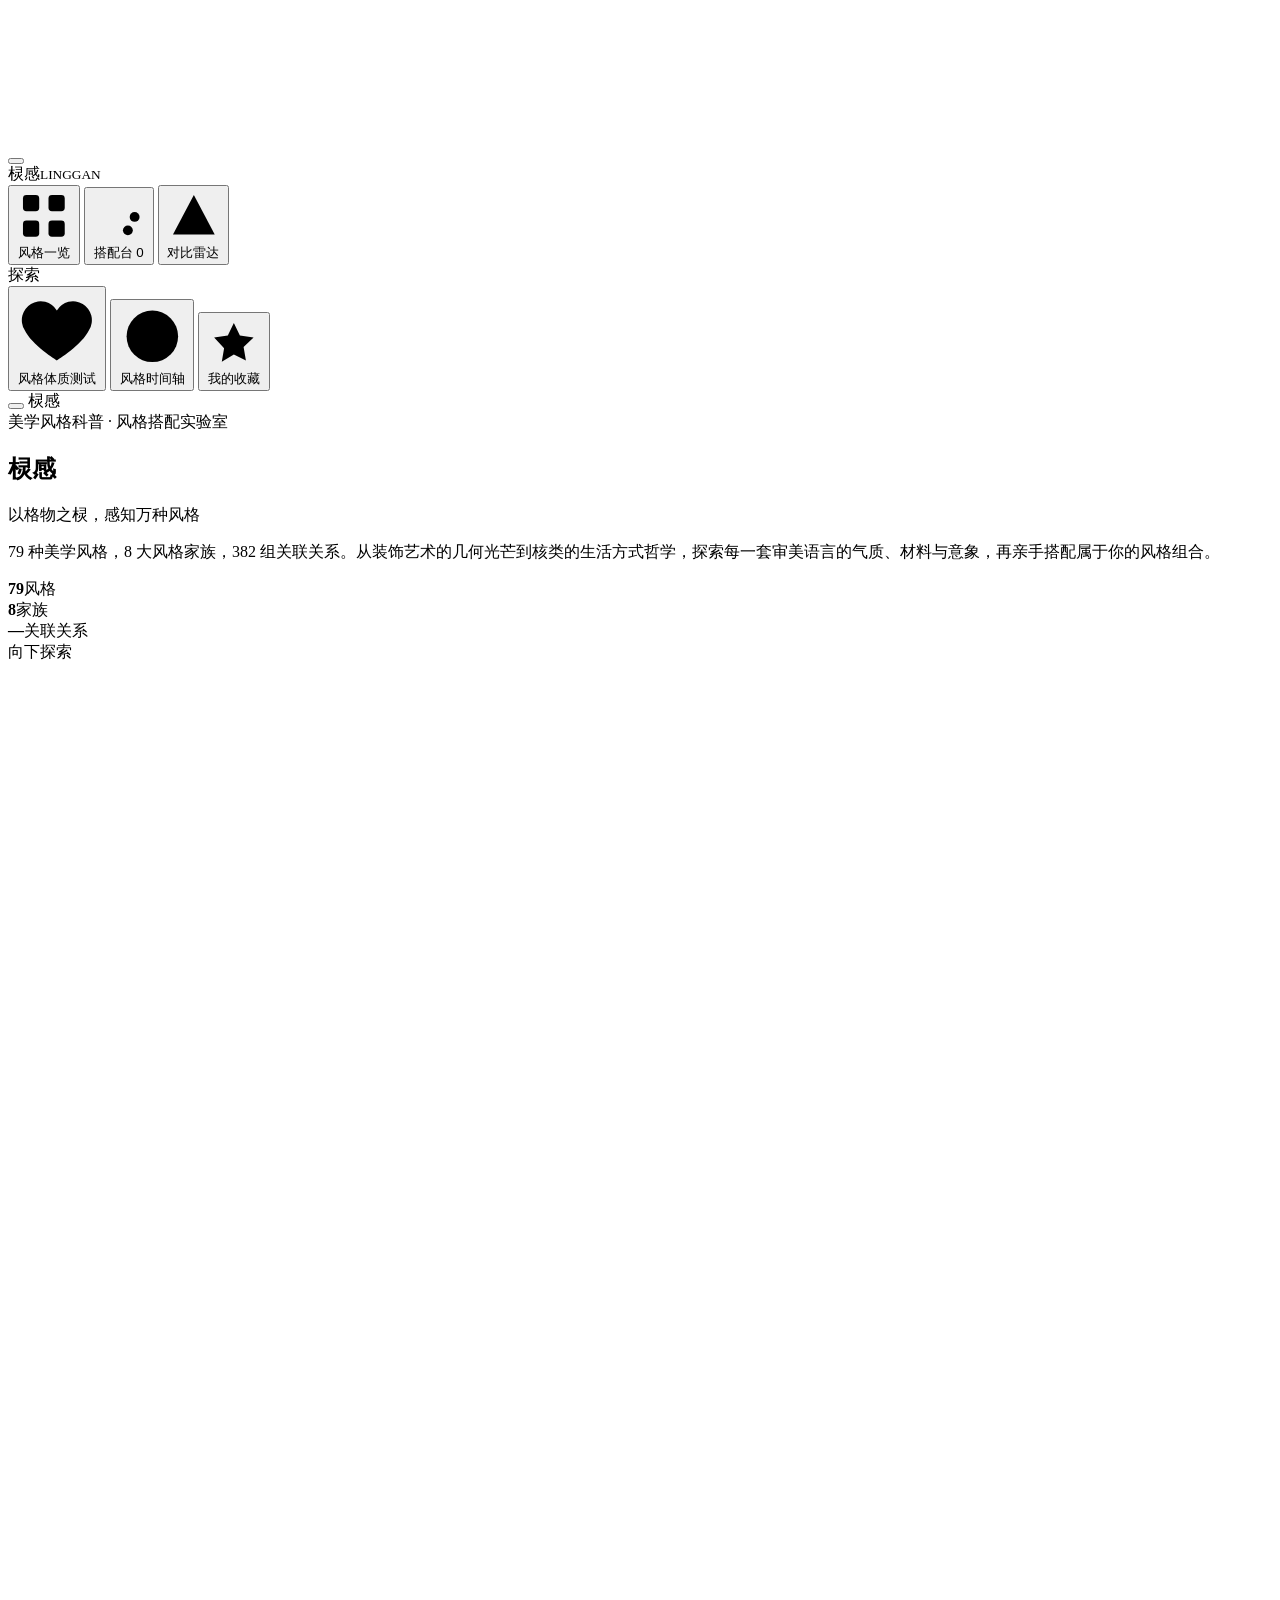
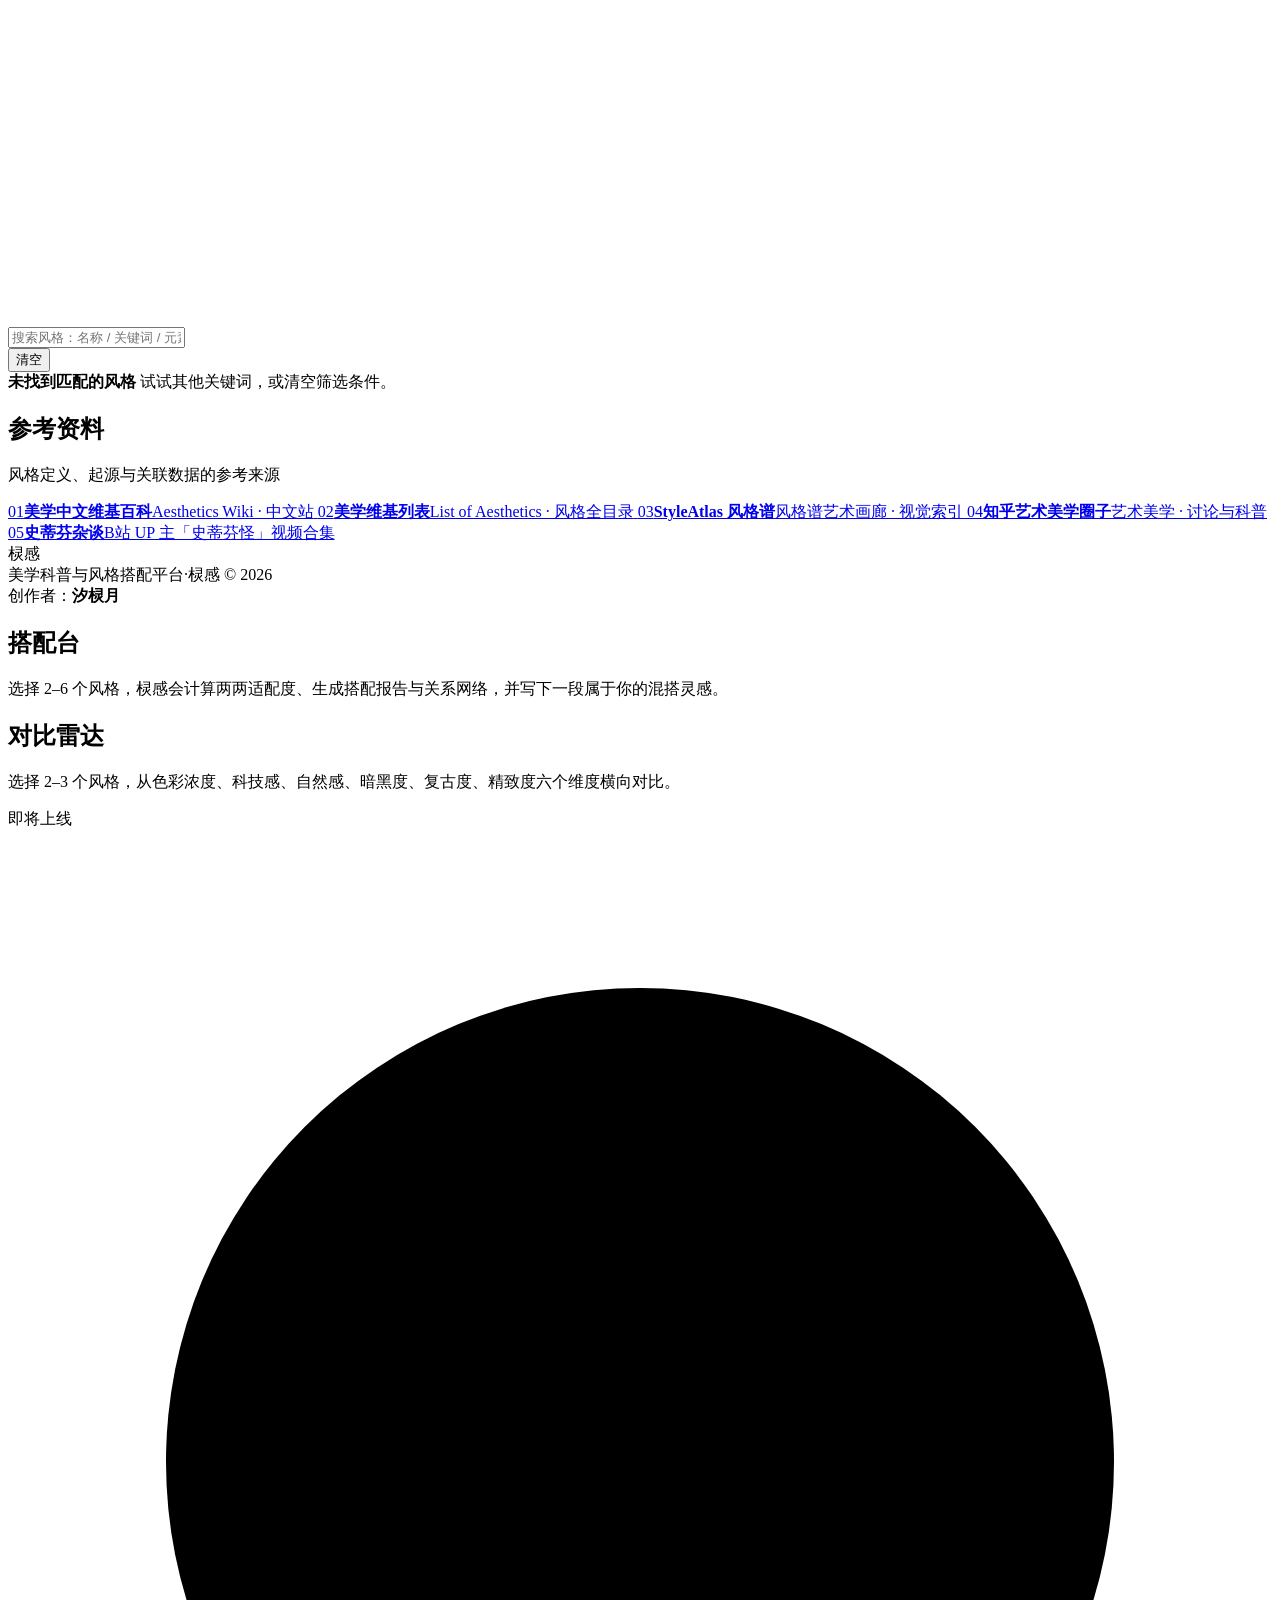
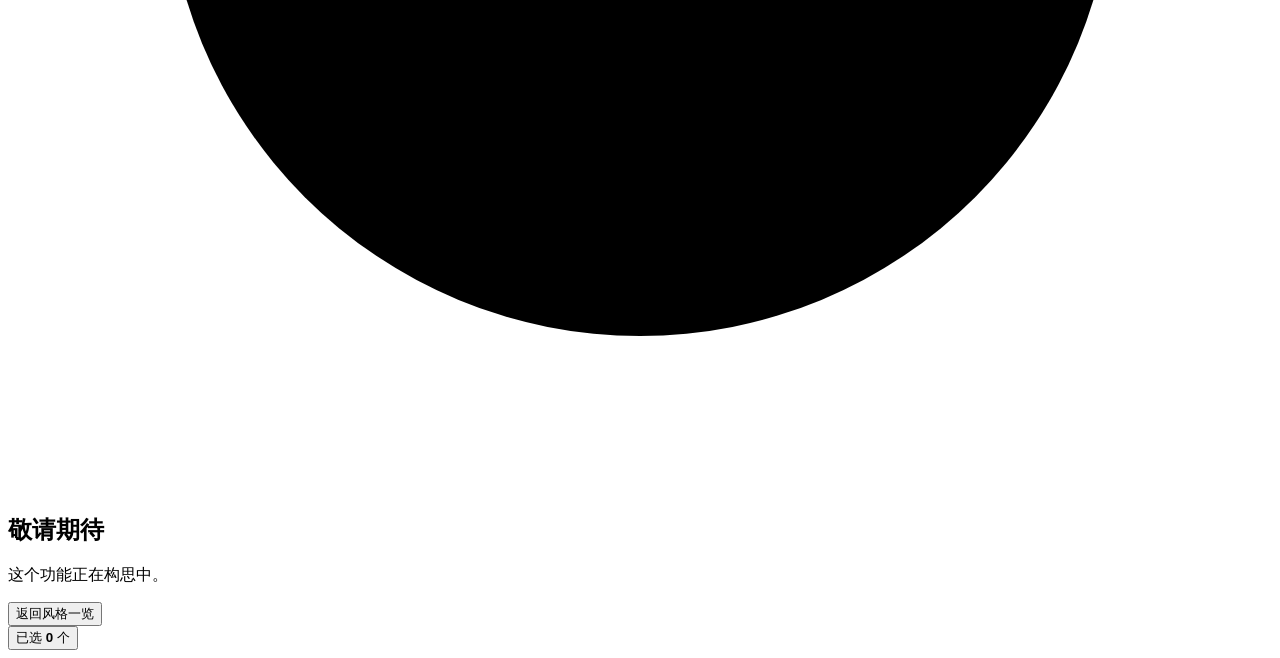
<file: _parts/part2.html>
<body class="side-expanded">
<div class="bg-layer" aria-hidden="true">
  <div class="blob blob-a"></div>
  <div class="blob blob-b"></div>
  <div class="blob blob-c"></div>
  <canvas id="bg-canvas"></canvas>
</div>
<div class="grain" aria-hidden="true"></div>
<div class="cursor-dot" aria-hidden="true"></div>
<div class="cursor-ring" aria-hidden="true"></div>

<!-- ===== 左侧侧边栏（纯导航） ===== -->
<aside id="sidebar">
  <div class="side-scroll">
    <div class="side-head">
      <button id="side-toggle" type="button" aria-label="折叠或展开侧边栏">
        <svg viewBox="0 0 24 24"><path d="M11 17l-5-5 5-5M18 17l-5-5 5-5"/></svg>
      </button>
      <div class="side-brand">棂感<small>LINGGAN</small></div>
    </div>

    <nav class="side-nav" aria-label="主导航">
      <button class="rail-item" data-route="#/" type="button">
        <svg viewBox="0 0 24 24"><rect x="3" y="3" width="7" height="7" rx="1.5"/><rect x="14" y="3" width="7" height="7" rx="1.5"/><rect x="3" y="14" width="7" height="7" rx="1.5"/><rect x="14" y="14" width="7" height="7" rx="1.5"/></svg>
        <span class="rb">风格一览</span>
      </button>
      <button class="rail-item" data-route="#/match" type="button">
        <svg viewBox="0 0 24 24"><path d="M4 6h16M4 12h10M4 18h7"/><circle cx="19" cy="12" r="2.2"/><circle cx="16" cy="18" r="2.2"/></svg>
        <span class="rb">搭配台</span>
        <span class="side-count" id="side-count">0</span>
      </button>
      <button class="rail-item" data-route="#/radar" type="button">
        <svg viewBox="0 0 24 24"><polygon points="12,3 21,20 3,20"/><circle cx="12" cy="14" r="2.2"/></svg>
        <span class="rb">对比雷达</span>
      </button>
    </nav>

    <div class="rail-divider" aria-hidden="true"></div>
    <div class="side-sec-head">探索</div>

    <button class="rail-item" data-route="#/test" type="button">
      <svg viewBox="0 0 24 24"><path d="M12 21s-7.5-4.6-9.5-9A5.4 5.4 0 0 1 12 6.3 5.4 5.4 0 0 1 21.5 12c-2 4.4-9.5 9-9.5 9z"/></svg>
      <span class="rb">风格体质测试</span>
    </button>
    <button class="rail-item" data-route="#/timeline" type="button">
      <svg viewBox="0 0 24 24"><circle cx="12" cy="12" r="9"/><path d="M12 7v5l3.5 2"/></svg>
      <span class="rb">风格时间轴</span>
    </button>
    <button class="rail-item" data-route="#/favorites" type="button">
      <svg viewBox="0 0 24 24"><path d="M12 3.5l2.6 5.3 5.9.9-4.3 4.1 1 5.8L12 17l-5.2 3.1 1-5.8L3.5 9.7l5.9-.9z"/></svg>
      <span class="rb">我的收藏</span>
    </button>
  </div>
</aside>
<div id="side-scrim"></div>

<!-- ===== 移动端顶栏 ===== -->
<header class="mobilebar">
  <button id="menu-btn" type="button" aria-label="打开菜单">
    <svg viewBox="0 0 24 24"><path d="M4 7h16M4 12h16M4 17h10"/></svg>
  </button>
  <span class="mb-brand">棂感</span>
</header>

<div class="main">
<div class="main-inner">

  <!-- ===== 视图：首页一览 ===== -->
  <section class="view" id="view-home">
    <div class="hero">
      <div class="hero-eyebrow">美学风格科普 · 风格搭配实验室</div>
      <h1 class="hero-title">
        <span class="hero-ch" style="animation-delay:.05s">棂</span><span class="hero-ch glow" style="animation-delay:.2s">感</span>
      </h1>
      <p class="hero-sub">以格物之棂，感知万种风格</p>
      <p class="hero-desc">79 种美学风格，8 大风格家族，382 组关联关系。从装饰艺术的几何光芒到核类的生活方式哲学，探索每一套审美语言的气质、材料与意象，再亲手搭配属于你的风格组合。</p>
      <div class="hero-stats">
        <div class="hero-stat"><b>79</b><span>风格</span></div>
        <div class="hero-stat"><b>8</b><span>家族</span></div>
        <div class="hero-stat"><b id="stat-c">—</b><span>关联关系</span></div>
      </div>
      <div class="scroll-hint">向下探索</div>
    </div>

    <!-- 每日风格 / 漂流瓶 -->
    <div id="daily-root"></div>

    <!-- 跑马灯 -->
    <div class="marquee" aria-hidden="true">
      <div class="marquee-track" id="marquee-track"></div>
    </div>

    <div class="filterbar">
      <div class="fam-row" id="fam-row"></div>
      <div class="search-row">
        <div class="search-box">
          <svg viewBox="0 0 24 24" fill="none" stroke-width="2" stroke-linecap="round"><circle cx="11" cy="11" r="7"/><path d="M20 20l-3.5-3.5"/></svg>
          <input id="search" type="text" placeholder="搜索风格：名称 / 关键词 / 元素 / 材质…" autocomplete="off">
        </div>
        <span class="result-count" id="result-count"></span>
        <button class="clear-btn" id="clear-search" type="button">清空</button>
      </div>
    </div>

    <div class="grid" id="grid">
<!--__CARDS__-->
    </div>
    <div class="empty" id="empty">
      <b>未找到匹配的风格</b>
      试试其他关键词，或清空筛选条件。
    </div>

    <!-- 参考资料 -->
    <section id="refs" class="refs">
      <div class="refs-head reveal">
        <h2>参考资料</h2>
        <p>风格定义、起源与关联数据的参考来源</p>
      </div>
      <div class="ref-grid">
        <a class="ref-card" href="https://aesthetics.fandom.com/zh/wiki/Aesthetics_Wiki" target="_blank" rel="noopener">
          <span class="no">01</span><b>美学中文维基百科</b><span class="host">Aesthetics Wiki · 中文站</span>
        </a>
        <a class="ref-card" href="https://aesthetics.fandom.com/zh/wiki/List_of_Aesthetics" target="_blank" rel="noopener">
          <span class="no">02</span><b>美学维基列表</b><span class="host">List of Aesthetics · 风格全目录</span>
        </a>
        <a class="ref-card" href="https://styleatlas.art/" target="_blank" rel="noopener">
          <span class="no">03</span><b>StyleAtlas 风格谱</b><span class="host">风格谱艺术画廊 · 视觉索引</span>
        </a>
        <a class="ref-card" href="https://www.zhihu.com/ring/host/1938913447627700081?tab=hot&tab_id=1" target="_blank" rel="noopener">
          <span class="no">04</span><b>知乎艺术美学圈子</b><span class="host">艺术美学 · 讨论与科普</span>
        </a>
        <a class="ref-card" href="https://space.bilibili.com/13897629/lists/399475?type=season" target="_blank" rel="noopener">
          <span class="no">05</span><b>史蒂芬杂谈</b><span class="host">B站 UP 主「史蒂芬怪」视频合集</span>
        </a>
      </div>
    </section>

    <!-- 页脚 -->
    <footer class="footer reveal">
      <div class="f-brand">棂感</div>
      <div class="f-line">美学科普与风格搭配平台<span class="sep">·</span>棂感 © 2026</div>
      <div class="f-creator">创作者：<b>汐棂月</b></div>
    </footer>
  </section>

  <!-- ===== 视图：搭配台 ===== -->
  <section class="view" id="view-match">
    <div class="view-head">
      <h2>搭配台</h2>
      <p>选择 2–6 个风格，棂感会计算两两适配度、生成搭配报告与关系网络，并写下一段属于你的混搭灵感。</p>
    </div>
    <div id="match-root"></div>
  </section>

  <!-- ===== 视图：对比雷达 ===== -->
  <section class="view" id="view-radar">
    <div class="view-head">
      <h2>对比雷达</h2>
      <p>选择 2–3 个风格，从色彩浓度、科技感、自然感、暗黑度、复古度、精致度六个维度横向对比。</p>
    </div>
    <div id="radar-root"></div>
  </section>

  <!-- ===== 视图：占位（体质测试/时间轴/收藏） ===== -->
  <section class="view" id="view-soon">
    <div class="soon-view">
      <span class="soon-tag">即将上线</span>
      <div class="soon-icon" id="soon-icon">
        <svg viewBox="0 0 24 24"><circle cx="12" cy="12" r="9"/><path d="M12 8v5M12 16.5v.01"/></svg>
      </div>
      <h2 id="soon-title">敬请期待</h2>
      <p id="soon-desc">这个功能正在构思中。</p>
      <button class="btn-primary" id="soon-back" type="button">返回风格一览</button>
    </div>
  </section>

</div>
</div>

<!-- ===== 详情模态 ===== -->
<div class="modal" id="detail-modal" aria-hidden="true">
  <div class="modal-card" id="detail-root" role="dialog" aria-modal="true"></div>
</div>

<!-- ===== 悬浮指示器 ===== -->
<button class="fab" id="fab" type="button">已选 <b id="fab-num">0</b> 个</button>

<div class="toast" id="toast" role="status"></div>
</file>
<file: advisor-chat.css>
/* =========================================================================
   棂感 · 风格搭配师 · 对话球样式
   沿用站点深色科技风变量；本文件独立，便于维护与回滚。
   ========================================================================= */

/* ---------- 常驻对话球 ---------- */
.lg-fab{
  position:fixed; right:22px; bottom:22px; z-index:40;
  display:inline-flex; align-items:center; gap:9px;
  padding:13px 20px 13px 16px; border-radius:999px;
  background:var(--grad,#00e5ff);
  color:#06121a; font-size:13.5px; font-weight:700; font-family:inherit;
  border:none; cursor:pointer;
  box-shadow:0 14px 38px -10px rgba(123,107,255,.85), 0 0 0 1px rgba(255,255,255,.16) inset;
  transition:transform .28s var(--ease,cubic-bezier(.22,1,.36,1)), filter .22s, opacity .25s;
}
.lg-fab:hover{ transform:translateY(-3px) scale(1.02); filter:brightness(1.07); }
.lg-fab:active{ transform:translateY(-1px) scale(.985); }
.lg-fab.hide{ opacity:0; pointer-events:none; transform:translateY(14px) scale(.9); }
.lg-fab-ic{ display:inline-flex; }
.lg-fab-ic svg{ width:19px; height:19px; fill:none; stroke:currentColor; stroke-width:1.9; stroke-linecap:round; stroke-linejoin:round; }
.lg-fab::before{
  content:""; position:absolute; inset:-6px; border-radius:999px;
  background:radial-gradient(circle, rgba(0,229,255,.35), transparent 70%);
  opacity:0; transition:opacity .3s; pointer-events:none;
}
.lg-fab:hover::before{ opacity:1; animation:lgPulse 2.4s ease-in-out infinite; }
@keyframes lgPulse{ 0%,100%{ transform:scale(.94); opacity:.35 } 50%{ transform:scale(1.06); opacity:.7 } }

/* ---------- 面板 ---------- */
.lg-panel{
  position:fixed; right:22px; bottom:22px; z-index:41;
  width:min(412px, calc(100vw - 28px));
  height:min(620px, calc(100vh - 44px));
  display:flex; flex-direction:column;
  background:rgba(13,13,21,.93);
  backdrop-filter:blur(22px); -webkit-backdrop-filter:blur(22px);
  border:1px solid var(--line,rgba(255,255,255,.09));
  border-radius:20px;
  box-shadow:0 30px 80px -24px rgba(0,0,0,.85), 0 0 0 1px rgba(0,229,255,.08), 0 0 90px -50px rgba(123,107,255,.9);
  opacity:0; visibility:hidden; transform:translateY(18px) scale(.97);
  transition:opacity .3s var(--ease,cubic-bezier(.22,1,.36,1)), transform .34s var(--ease,cubic-bezier(.22,1,.36,1)), visibility .3s;
  overflow:hidden;
}
.lg-panel.open{ opacity:1; visibility:visible; transform:none; }

.lg-head{
  flex:none; display:flex; align-items:center; gap:11px;
  padding:14px 15px; border-bottom:1px solid var(--line,rgba(255,255,255,.09));
  background:linear-gradient(180deg, rgba(0,229,255,.07), transparent);
}
.lg-orb{
  flex:none; width:32px; height:32px; border-radius:50%;
  background:var(--grad,#00e5ff);
  box-shadow:0 0 18px -2px rgba(0,229,255,.75);
  position:relative;
}
.lg-orb::after{
  content:""; position:absolute; inset:5px; border-radius:50%;
  background:rgba(10,10,15,.75);
}
.lg-head-tx{ flex:1; min-width:0; display:flex; flex-direction:column; }
.lg-head-tx b{ font-family:var(--serif,"Noto Serif SC",serif); font-size:14.5px; color:#fff; letter-spacing:.04em; }
.lg-head-tx small{ font-size:11px; color:var(--faint,#6d6a80); letter-spacing:.04em; }
.lg-close{
  flex:none; width:30px; height:30px; border-radius:9px; display:grid; place-items:center;
  background:transparent; border:1px solid var(--line,rgba(255,255,255,.09));
  color:var(--muted,#9895a8); cursor:pointer; transition:all .2s;
}
.lg-close:hover{ color:#fff; border-color:var(--line-strong,rgba(255,255,255,.16)); }
.lg-close svg{ width:14px; height:14px; fill:none; stroke:currentColor; stroke-width:2; stroke-linecap:round; }

/* ---------- 消息列表 ---------- */
.lg-list{
  flex:1; min-height:0; overflow-y:auto; overflow-x:hidden;
  padding:16px 15px 8px; display:flex; flex-direction:column; gap:12px;
  scroll-behavior:smooth;
}
.lg-list::-webkit-scrollbar{ width:7px; }
.lg-list::-webkit-scrollbar-thumb{ background:#26263a; border-radius:99px; }

.lg-msg{ display:flex; }
.lg-msg.user{ justify-content:flex-end; }
.lg-msg.assistant{ justify-content:flex-start; }
.lg-bubble{
  max-width:88%; padding:11px 14px; border-radius:14px;
  font-size:13.5px; line-height:1.78; word-break:break-word;
}
.lg-msg.assistant .lg-bubble{
  background:rgba(255,255,255,.05);
  border:1px solid var(--line,rgba(255,255,255,.09));
  color:#dcdae6;
}
.lg-msg.user .lg-bubble{
  background:rgba(0,229,255,.13);
  border:1px solid rgba(0,229,255,.3);
  color:#eae8f2;
}
.lg-err{ color:#ff8fa3; }

/* 思考中动画 */
.lg-dots{ display:inline-flex; gap:4px; align-items:center; height:14px; }
.lg-dots i{
  width:6px; height:6px; border-radius:50%; background:var(--cyan,#00e5ff); opacity:.4;
  animation:lgDot 1.15s ease-in-out infinite;
}
.lg-dots i:nth-child(2){ animation-delay:.16s }
.lg-dots i:nth-child(3){ animation-delay:.32s }
@keyframes lgDot{ 0%,100%{ opacity:.28; transform:translateY(0) } 50%{ opacity:1; transform:translateY(-3px) } }

/* 推荐风格卡 */
.lg-chips{ display:flex; flex-wrap:wrap; gap:7px; margin-top:10px; }
.lg-chip{
  display:inline-flex; align-items:center; gap:7px;
  padding:4px 11px 4px 4px; border-radius:999px;
  background:rgba(255,255,255,.055); border:1px solid var(--line,rgba(255,255,255,.09));
  color:#e3e1ec; font-size:12px; font-family:inherit; cursor:pointer;
  transition:all .22s;
}
.lg-chip:hover{ border-color:rgba(0,229,255,.5); background:rgba(0,229,255,.1); transform:translateY(-1px); }
.lg-chip img{ width:22px; height:22px; border-radius:50%; object-fit:cover; flex:none; }

/* ---------- 输入区 ---------- */
.lg-tip{
  flex:none; padding:6px 15px 0; font-size:10.5px; color:var(--faint,#6d6a80);
  letter-spacing:.02em; line-height:1.5;
}
.lg-inrow{
  flex:none; display:flex; gap:8px; align-items:center;
  padding:10px 13px 13px;
}
.lg-input{
  flex:1; min-width:0; background:rgba(255,255,255,.05);
  border:1px solid var(--line,rgba(255,255,255,.09)); border-radius:12px;
  padding:11px 14px; color:var(--text,#eae8f2); font:inherit; font-size:13.5px; outline:none;
  transition:border-color .22s, box-shadow .22s;
}
.lg-input:focus{ border-color:rgba(0,229,255,.5); box-shadow:0 0 0 3px rgba(0,229,255,.1); }
.lg-input::placeholder{ color:var(--faint,#6d6a80); }
.lg-send{
  flex:none; width:42px; height:42px; border-radius:12px; display:grid; place-items:center;
  background:var(--grad,#00e5ff); color:#06121a; border:none; cursor:pointer;
  transition:transform .2s, filter .2s, opacity .2s;
}
.lg-send:hover{ filter:brightness(1.08); transform:translateY(-1px); }
.lg-send:disabled{ opacity:.45; cursor:default; transform:none; }
.lg-send svg{ width:17px; height:17px; fill:none; stroke:currentColor; stroke-width:2; stroke-linecap:round; stroke-linejoin:round; }

/* ---------- 窄屏：面板铺满 ---------- */
@media (max-width:520px){
  .lg-fab{ right:14px; bottom:14px; padding:12px 16px 12px 13px; font-size:13px; }
  .lg-panel{
    right:0; bottom:0; left:0; top:0;
    width:100%; height:100%; border-radius:0; border-left:none; border-right:none;
  }
}
@media (max-width:520px){ .lg-fab .lg-fab-tx{ display:none } .lg-fab{ padding:14px; } }

/* ---------- 减少动效 ---------- */
@media (prefers-reduced-motion:reduce){
  .lg-fab, .lg-panel, .lg-chip, .lg-send, .lg-close{ transition:none !important; }
  .lg-fab::before{ display:none; }
  .lg-dots i{ animation:none; opacity:.7; }
  .lg-list{ scroll-behavior:auto; }
}
</file>
<file: prompt-studio.css>
/* ==========================================================================
   棂感 · AI 提示词工坊（v2.5）
   --------------------------------------------------------------------------
   搭配台 / 风格详情页共用的提示词面板：选模型 + 选方向 → 即时重写 → 一键复制。
   只新增 .lgp- 前缀的样式，不覆盖页面既有 token 与组件。
   ========================================================================== */

.lgp{display:block}

/* ---------- 选择器 ---------- */
.lgp-controls{display:grid;gap:11px}
.lgp-field{display:flex;align-items:flex-start;gap:10px}
.lgp-lb{flex:none;width:34px;padding-top:7px;font-size:11px;letter-spacing:.16em;color:var(--faint);line-height:1.4}
.lgp-chips{display:flex;flex-wrap:wrap;gap:7px;min-width:0}
.lgp-chip{
  padding:6px 13px;border-radius:999px;cursor:pointer;
  border:1px solid var(--line);background:rgba(255,255,255,.03);
  color:var(--muted);font-size:12.5px;line-height:1.5;font-family:inherit;
  transition:color .2s,border-color .2s,background .2s,transform .2s;
}
.lgp-chip:hover{color:#fff;border-color:rgba(0,229,255,.45);background:rgba(0,229,255,.08);transform:translateY(-1px)}
.lgp-chip.on{
  color:#06121a;font-weight:700;border-color:transparent;background:var(--grad);
  box-shadow:0 6px 18px -8px rgba(123,107,255,.9);
}
.lgp-chip .lgp-ratio{font-size:10.5px;opacity:.62;margin-left:5px;font-variant-numeric:tabular-nums}

/* ---------- 输出区 ---------- */
.lgp-out{
  margin-top:15px;border-radius:14px;overflow:hidden;
  border:1px solid var(--line);background:rgba(0,0,0,.34);
}
.lgp-bar{
  display:flex;align-items:center;gap:10px;flex-wrap:wrap;
  padding:9px 13px;border-bottom:1px solid var(--line);
  background:rgba(255,255,255,.035);
}
.lgp-tag{font-size:11px;letter-spacing:.16em;color:#9bd8ff}
.lgp-meta{margin-left:auto;font-size:11px;color:var(--faint);font-variant-numeric:tabular-nums}
.lgp-copy{
  flex:none;padding:6px 15px;border-radius:999px;cursor:pointer;
  background:var(--grad);color:#06121a;font-size:12px;font-weight:700;
  box-shadow:0 8px 20px -10px rgba(123,107,255,.9);
  transition:transform .2s,filter .2s;
}
.lgp-copy:hover{transform:translateY(-1px);filter:brightness(1.08)}
.lgp-copy.is-copied{background:none;color:var(--cyan);box-shadow:none;border:1px solid rgba(0,229,255,.5)}
.lgp-text{
  margin:0;padding:14px 16px;max-height:440px;overflow:auto;
  font-family:ui-monospace,SFMono-Regular,Consolas,"Liberation Mono",monospace;
  font-size:12.5px;line-height:1.85;color:#dcd9e6;
  white-space:pre-wrap;word-break:break-word;
}
.lgp-text::-webkit-scrollbar{width:8px}
.lgp-text::-webkit-scrollbar-thumb{background:rgba(255,255,255,.14);border-radius:8px}
.lgp-sub{
  display:flex;align-items:center;gap:10px;flex-wrap:wrap;
  padding:9px 13px 0;font-size:11px;letter-spacing:.12em;color:#ffb0c9;
}
.lgp-neg{
  margin:0 13px 12px;padding:10px 12px;border-radius:10px;
  background:rgba(255,47,214,.07);border:1px solid rgba(255,47,214,.22);
  font-family:ui-monospace,Consolas,monospace;font-size:11.5px;line-height:1.8;color:#e6c6da;
  white-space:pre-wrap;word-break:break-word;
}
.lgp-copy-sm{
  margin-left:auto;padding:4px 11px;border-radius:999px;cursor:pointer;
  border:1px solid rgba(255,47,214,.4);color:#ffb0c9;font-size:11px;
  transition:all .2s;
}
.lgp-copy-sm:hover{background:rgba(255,47,214,.14);color:#fff}
.lgp-copy-sm.is-copied{border-color:rgba(0,229,255,.5);color:var(--cyan);background:none}
.lgp-hint{
  margin:0;padding:10px 16px;border-top:1px dashed var(--line);
  font-size:11.5px;line-height:1.7;color:var(--faint);
}
.lgp-hint b{color:#9bd8ff;font-weight:700}
.lgp-chips-note{font-size:11px;color:var(--faint);line-height:1.6;margin:2px 0 0}

/* ---------- 窄屏 ---------- */
@media (max-width:640px){
  .lgp-field{flex-direction:column;gap:6px}
  .lgp-lb{width:auto;padding-top:0}
  .lgp-text{font-size:12px;max-height:360px}
  .lgp-meta{margin-left:0;width:100%;order:3}
  .lgp-copy{margin-left:auto}
}
</file>
<file: style-taste.css>
/* ==========================================================================
   棂感 · v3.2 排版精修层（配色保持原深色科技风）
   --------------------------------------------------------------------------
   本文件在 index.html 内联基础样式之后加载，只做覆盖，不碰 DOM 结构 / ID / 事件契约。
   · 配色：完全沿用原有令牌（--cyan #00e5ff / --magenta #ff2fd6 / --grad 三色渐变）
          与原有中性色，不做任何换色；下面只加一层「强调色别名」，方便日后统一换色。
   · 只做四件事：
     ① 收紧首页 hero 的留白与字号节奏（标题、副标、CTA、数据、抖音入口五段式）；
     ② 「风格每日签」（每日风格卡）由大块卡片改为紧凑横条并美化；
     ③ 帮助入口归位到页面右上角；
     ④ 清掉 204 张卡片的 backdrop-filter 与两处死样式，让页面更干净、滚动更稳。
   ========================================================================== */

/* ---------- 0. 强调色别名（指向原有配色，观感不变） ---------- */
:root{
  --accent:var(--cyan);
  --accent-2:var(--magenta);
  --accent-rgb:0,229,255;
  --accent-2-rgb:255,47,214;
  --on-accent:#06121a;
}

/* ---------- 1. 全局节奏 ---------- */
html{scroll-padding-top:96px}
.main-inner{position:relative}
h1,h2,h3,h4{text-wrap:balance}
p{text-wrap:pretty}
.view{min-height:100dvh}

/* 跳转到主要内容的键盘通路 */
.skip-link{
  position:fixed;top:12px;left:12px;z-index:120;
  padding:10px 16px;border-radius:10px;
  background:var(--accent);color:var(--on-accent);
  font-size:13px;font-weight:700;text-decoration:none;
  transform:translateY(-180%);transition:transform .22s var(--ease);
}
.skip-link:focus{transform:none}
.main:focus{outline:none}

/* ---------- 2. 首页 hero：收紧留白，五段式居中 ---------- */
.hero{padding:clamp(26px,3.4vw,44px) 0 clamp(14px,1.6vw,18px)}
.hero-eyebrow{margin-bottom:14px}
.hero-title{font-size:clamp(52px,6.2vw,92px);line-height:1.04}
.hero-sub{margin-top:10px}
.hero-cta{display:flex;flex-wrap:wrap;justify-content:center;gap:12px;margin-top:20px}
.hero-cta .btn-primary,.hero-cta .btn-ghost{padding:11px 22px}
.hero-stats{margin-top:22px}
.hero-stat b{font-size:clamp(24px,2.9vw,31px)}
.dy-link{margin-top:16px}

/* v2.5：「帮助」改名为「教程」，入口移入左侧侧边栏，右上角不再放按钮 */

/* ---------- 3. 风格每日签：大卡片 → 紧凑横条 ---------- */
.daily{
  margin:18px auto 0;max-width:860px;
  grid-template-columns:200px minmax(0,1fr);
  border-radius:18px;
  box-shadow:0 18px 44px -28px rgba(0,0,0,.8);
  transition:border-color .3s ease,box-shadow .3s ease;
}
.daily:hover{border-color:rgba(var(--accent-rgb),.3);box-shadow:0 22px 52px -28px rgba(0,0,0,.88)}
.daily-img{min-height:150px}
.daily-info{padding:15px 18px;gap:5px}
.daily-tag{font-size:10.5px;letter-spacing:.2em}
.daily-name{font-size:clamp(19px,2vw,23px)}
.daily-en{font-size:11px;margin-top:-3px}
.daily-fam{font-size:10.5px;padding:3px 9px}
.daily-desc{
  font-size:12px;line-height:1.7;
  display:-webkit-box;-webkit-line-clamp:2;-webkit-box-orient:vertical;overflow:hidden;
}
.daily-actions{margin-top:9px;gap:8px}
.daily-actions .btn-primary,.daily-actions .btn-ghost{padding:7px 14px;font-size:12px}
.daily-actions .btn-ghost svg{
  width:13px;height:13px;margin-right:6px;
  stroke:currentColor;fill:none;stroke-width:2;stroke-linecap:round;stroke-linejoin:round;
}
@media (max-width:900px){
  .daily{grid-template-columns:1fr;max-width:620px}
  .daily-img{min-height:152px}
}

/* 跑马灯带：与上方卡片保持同一呼吸间距 */
.marquee{margin:26px 0 0}

/* ---------- 4. 风格谱章节头 + 筛选栏 ---------- */
.catalog-head{padding:42px 0 4px}
.catalog-head h2{font-size:clamp(24px,3.1vw,34px);color:#fff}
.catalog-intro{margin-top:10px;max-width:62ch;font-size:13.5px;color:#cfccda;line-height:1.9}
@media (max-width:1100px){.filterbar{top:56px}}   /* 移动端顶栏 56px，筛选栏不再被遮住 */

/* ---------- 5. 卡片：去掉 204 张卡片的 backdrop-filter（观感不变，滚动更稳） ---------- */
.card{backdrop-filter:none;-webkit-backdrop-filter:none}

/* ---------- 6. 空状态：给出可操作的出口 ---------- */
.empty{
  margin:30px 0 6px;padding:58px 24px;text-align:center;
  border:1px dashed var(--line-strong);border-radius:18px;background:rgba(255,255,255,.012);
}
.empty b{font-size:19px;color:#fff}
.empty p{margin:8px auto 0;max-width:44ch;font-size:13px;line-height:1.85;color:var(--muted)}
.empty .btn-ghost{margin-top:20px}

/* ---------- 7. 参考资料：卡片墙 → 目录清单 ---------- */
.refs{padding:58px 0 0}
.refs-head{text-align:left;margin-bottom:16px;padding-bottom:14px;border-bottom:1px solid var(--line)}
.refs-head h2{font-size:clamp(22px,2.7vw,29px);color:#fff}
.refs-head p{margin-top:6px;letter-spacing:.04em;color:var(--faint)}
.ref-grid{grid-template-columns:1fr;gap:0}
.ref-card{
  display:grid;grid-template-columns:52px minmax(0,1fr) auto;align-items:center;gap:16px;
  padding:15px 6px;background:none;border:none;border-top:1px solid var(--line);border-radius:0;
}
.ref-card:last-child{border-bottom:1px solid var(--line)}
.ref-card::before{display:none}
.ref-card:hover{transform:none;border-color:var(--line);background:rgba(255,255,255,.02)}
.ref-card .no{font-size:12px;letter-spacing:.1em;color:var(--faint)}
.ref-card b{margin:0;font-family:var(--sans);font-size:15px;font-weight:600;letter-spacing:.01em}
.ref-card .host{text-align:right;word-break:normal;font-size:11.5px}
.ref-card:hover b{color:var(--accent)}
@media (max-width:640px){
  .ref-card{grid-template-columns:38px minmax(0,1fr);gap:12px}
  .ref-card .host{grid-column:2;text-align:left}
}

/* ---------- 8. 页脚：编辑式双栏收束 ---------- */
.footer{
  display:grid;grid-template-columns:minmax(0,1fr) minmax(0,330px);gap:26px;align-items:start;
  text-align:left;margin-top:56px;padding:36px 0 44px;
}
.footer .f-line{margin-top:10px}
.footer .f-side{display:flex;flex-direction:column;align-items:flex-start;gap:9px}
.footer .f-creator{margin:0}
.footer .f-note{margin:0;font-size:11.5px;line-height:1.7;color:var(--faint)}
.footer .f-creator b{color:#cfccda}
.f-link{
  padding:0;font-size:12.5px;color:var(--muted);text-decoration:underline;
  text-underline-offset:3px;text-decoration-color:var(--line-strong);
  transition:color .22s,text-decoration-color .22s;
}
.f-link:hover{color:var(--accent);text-decoration-color:currentColor}
@media (max-width:820px){.footer{grid-template-columns:1fr;gap:22px;padding:32px 0 38px}}

/* ---------- 9. 章节节奏与细部统一 ---------- */
.view-head{padding:52px 0 6px}
.view-head p{max-width:60ch;line-height:1.9;color:#c6c3d4}
.result-count,.fav-count,.side-count,.cl-ver span{font-variant-numeric:tabular-nums}

/* ---------- 10. 无障碍与降级 ---------- */
:focus-visible{outline:2px solid var(--accent);outline-offset:2px;border-radius:6px}
.card:focus-visible,.rail-item:focus-visible{outline:2px solid var(--accent);outline-offset:3px}
@media (prefers-reduced-transparency:reduce){
  #sidebar,.mobilebar,.modal,.panel,.daily{backdrop-filter:none;-webkit-backdrop-filter:none;background:var(--bg-2)}
}
@media (prefers-reduced-motion:reduce){
  .card.in{transition-delay:0ms}
  .marquee-track{animation:none}
  .skip-link{transition:none}
}

/* ---------- 11. 窄屏 ---------- */
@media (max-width:640px){
  .hero{padding-top:40px}
  .daily-info{padding:14px 16px;gap:4px}
  .daily-desc{font-size:11.5px}
  .hero-title{font-size:clamp(44px,13vw,64px)}
  .hero-cta{margin-top:18px}
  .hero-cta .btn-primary,.hero-cta .btn-ghost{flex:1 1 auto;justify-content:center}
  .daily{margin-top:16px}
  .catalog-head{padding-top:36px}
  .refs{padding:44px 0 0}
}
</file>
